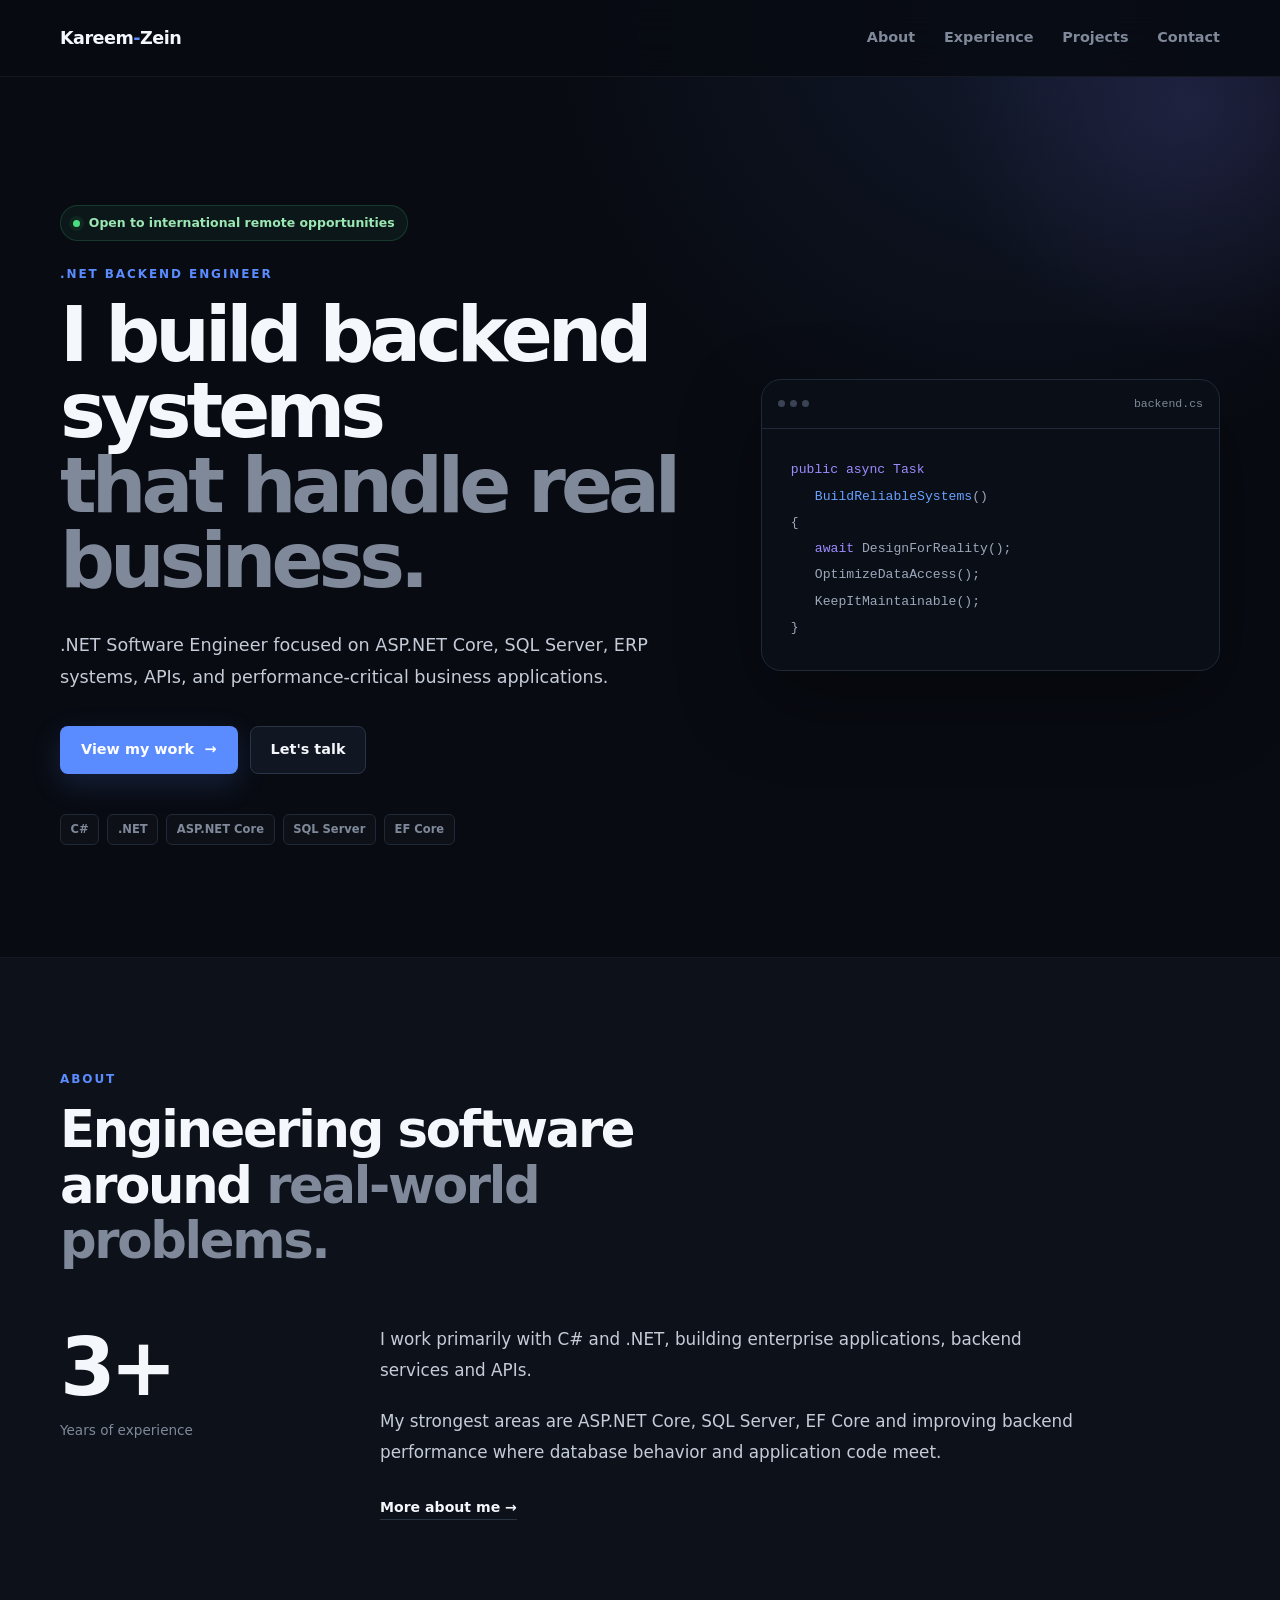
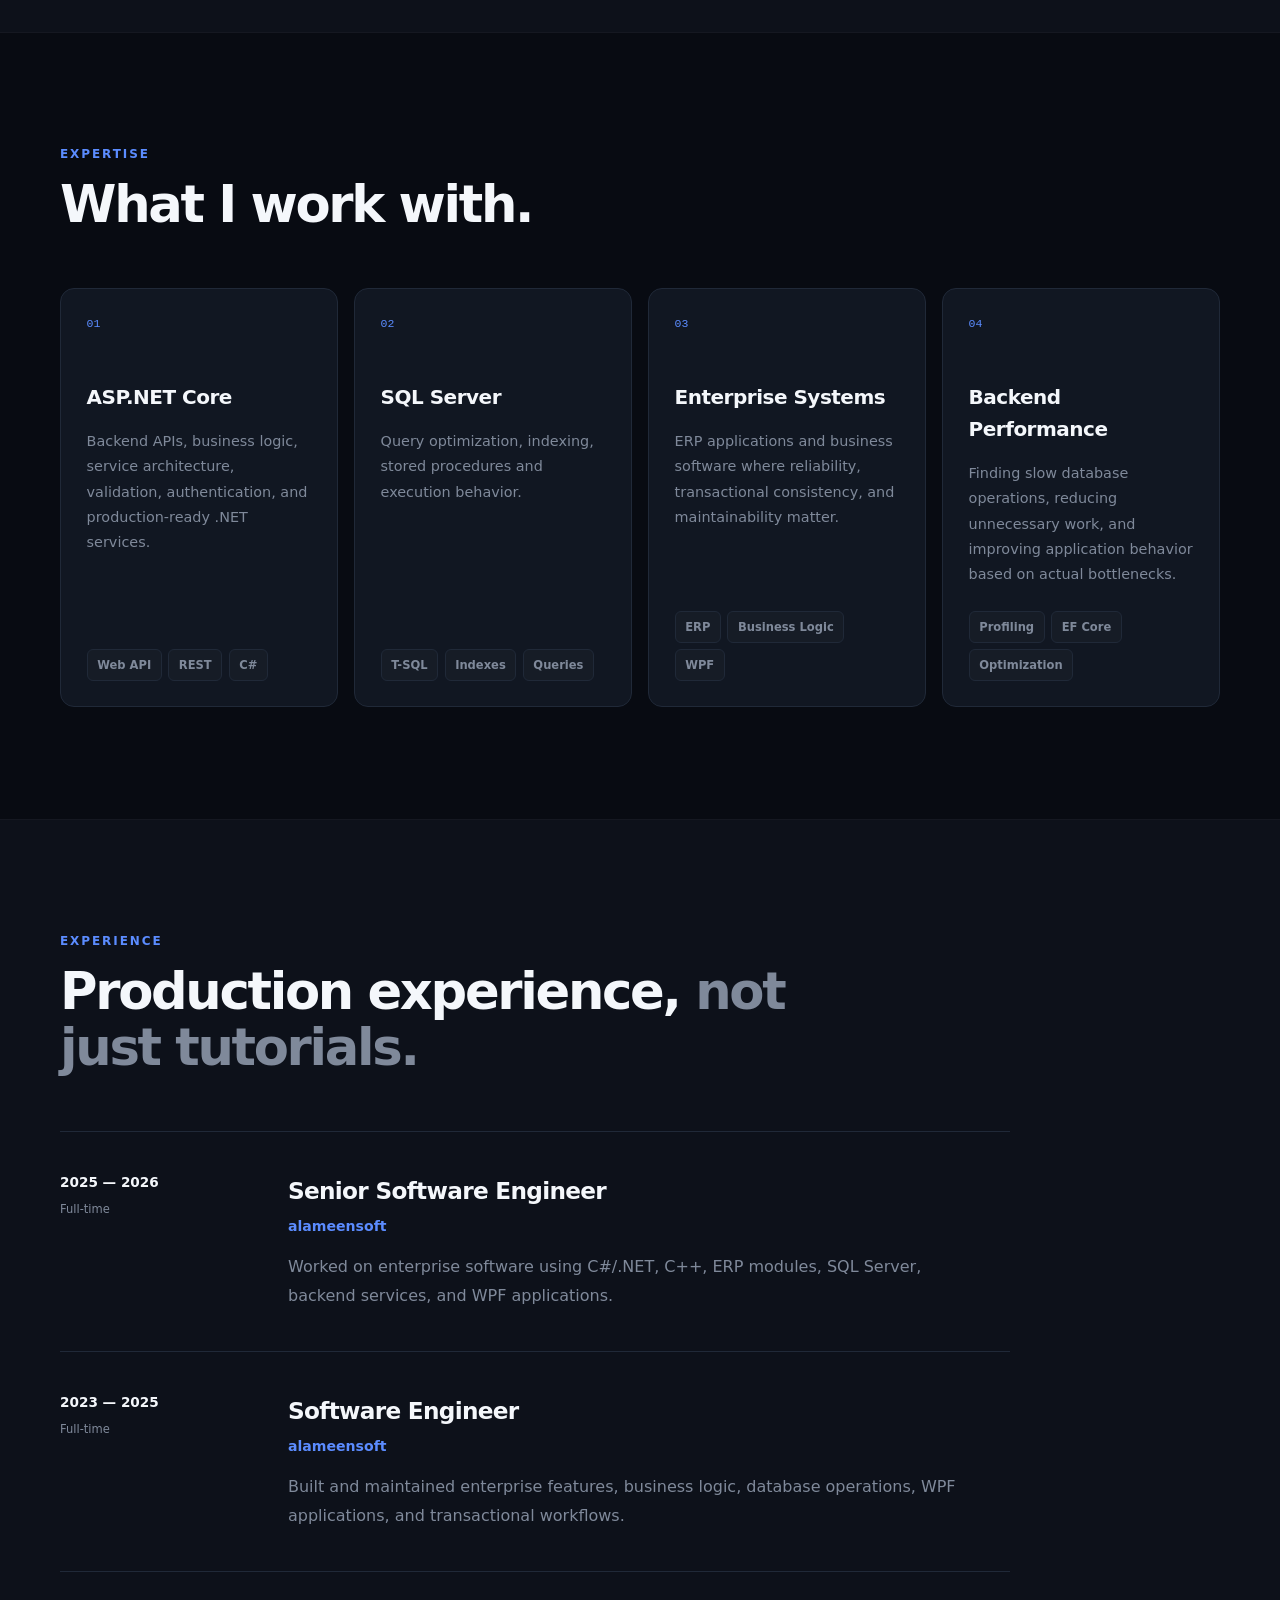
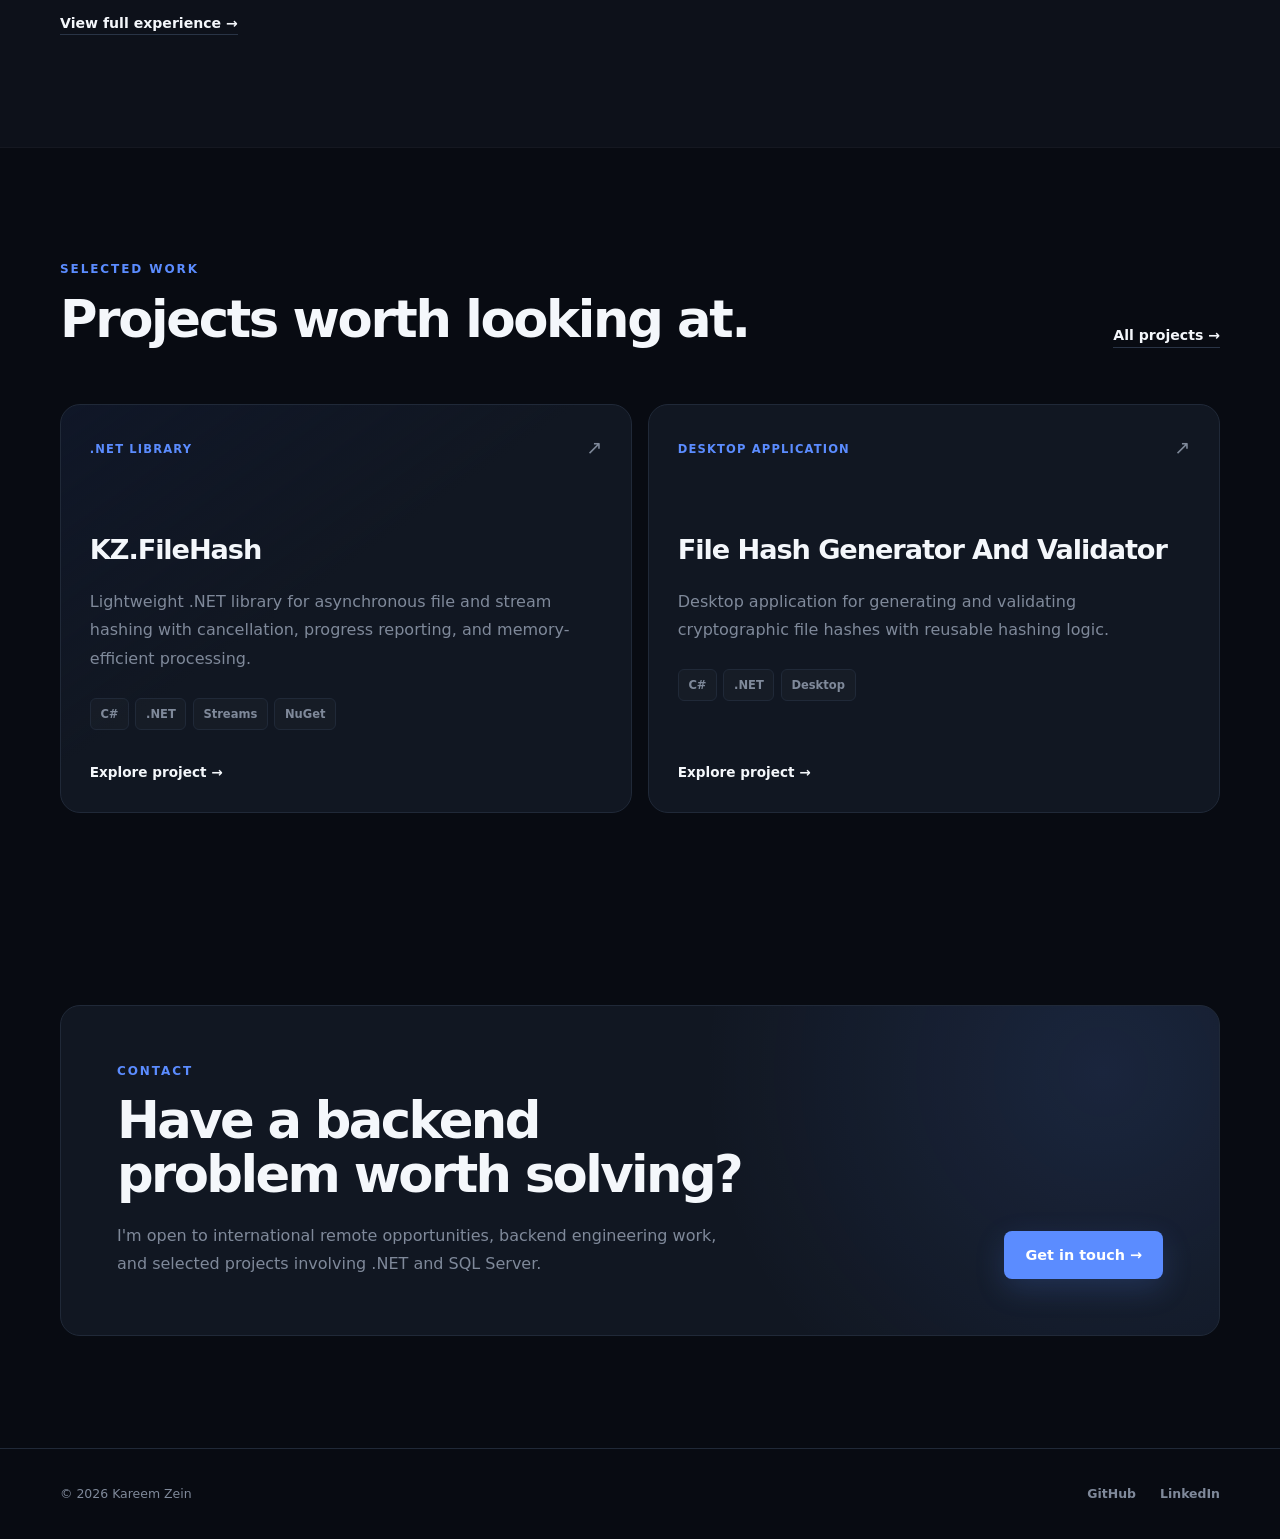
<file: index.html>
<!DOCTYPE html>
<html lang="en">
<head>
    <script async src="https://www.googletagmanager.com/gtag/js?id=G-C9CJQXSVK6"></script>
    <script>
        window.dataLayer = window.dataLayer || [];
        function gtag() { dataLayer.push(arguments); }
        gtag('js', new Date());

        gtag('config', 'G-C9CJQXSVK6');

        gtag('event', 'page_info', {
            page_url: window.location.href,
            page_path: window.location.pathname,
            page_title: document.title
        });
    </script>
    <meta charset="UTF-8">
    <meta name="viewport" content="width=device-width, initial-scale=1.0">
    <title>Kareem Zein | .NET Backend Engineer</title>
    <meta name="description"
        content=".NET Backend Engineer specializing in ASP.NET Core, C#, EF Core, SQL Server, ERP systems, and backend performance.">
    <meta name="robots" content="index, follow">
    <link rel="canonical" href="https://kareem-zein.com/">
    <meta property="og:type" content="website">
    <meta property="og:title" content="Kareem Zein | .NET Backend Engineer">
    <meta property="og:description"
        content=".NET Backend Engineer specializing in ASP.NET Core, C#, EF Core, SQL Server, ERP systems, and backend performance.">
    <meta property="og:url" content="https://kareem-zein.com/">
    <meta property="og:site_name" content="Kareem Zein">
    <meta name="twitter:card" content="summary_large_image">
    <meta name="twitter:title" content="Kareem Zein | .NET Backend Engineer">
    <meta name="twitter:description"
        content=".NET Backend Engineer specializing in ASP.NET Core, C#, EF Core, SQL Server, ERP systems, and backend performance.">
    <link rel="stylesheet" href="/css/style.css">
    <script type="application/ld+json">
        {
            "@context": "https://schema.org",
            "@graph": [
                {
                    "@type": "Person",
                    "@id": "https://kareem-zein.com/#person",
                    "name": "Kareem Zein",
                    "url": "https://kareem-zein.com/",
                    "jobTitle": ".NET Backend Engineer",
                    "sameAs": [
                        "https://github.com/Kareem-Zein",
                        "https://www.linkedin.com/in/kareem-zein-"
                    ]
                },
                {
                    "@type": "WebSite",
                    "@id": "https://kareem-zein.com/#website",
                    "url": "https://kareem-zein.com/",
                    "name": "Kareem Zein",
                    "description": ".NET Backend Engineer specializing in ASP.NET Core, C#, EF Core, SQL Server, ERP systems, and backend performance.",
                    "publisher": {
                        "@id": "https://kareem-zein.com/#person"
                    }
                }
            ]
        }
</script>
</head>

<body>

    <header class="site-header">
        <div class="container navbar">
            <a href="/" class="logo">
                Kareem<span>-</span>Zein
            </a>
            <button class="nav-toggle" 
                type="button" 
                aria-expanded="false" 
                aria-controls="site-navigation"
                aria-label="Open navigation">
                <span></span>
                <span></span>
                <span></span>
            </button>

            <nav id="site-navigation" class="nav-links" aria-label="Main navigation">
                <a href="/about/" aria-current="page">About</a>
                <a href="/experience/">Experience</a>
                <a href="/projects/">Projects</a>
                <a href="/contact/">Contact</a>
            </nav>

        </div>
    </header>
    <main>
        <section class="hero">
            <div class="container hero-layout">
                <div class="hero-content">
                    <div class="hero-status">
                        <span class="status-dot"></span>
                        Open to international remote opportunities
                    </div>

                    <p class="hero-eyebrow">
                        .NET Backend Engineer
                    </p>

                    <h1>
                        I build backend systems
                        <span>that handle real business.</span>
                    </h1>

                    <p class="hero-description">
                        .NET Software Engineer focused on ASP.NET Core, SQL Server,
                        ERP systems, APIs, and performance-critical business applications.
                    </p>

                    <div class="hero-actions">
                        <a href="/projects/" class="button button-primary">
                            View my work
                            <span>→</span>
                        </a>

                        <a href="/contact/" class="button button-secondary">
                            Let's talk
                        </a>
                    </div>

                    <div class="hero-stack">
                        <span>C#</span>
                        <span>.NET</span>
                        <span>ASP.NET Core</span>
                        <span>SQL Server</span>
                        <span>EF Core</span>
                    </div>

                </div>


                <div class="hero-terminal">

                    <div class="terminal-header">
                        <div class="terminal-dots">
                            <span></span>
                            <span></span>
                            <span></span>
                        </div>

                        <span>backend.cs</span>
                    </div>

                    <div class="terminal-body">

                        <div>
                            <span class="code-keyword">public</span>
                            <span class="code-keyword">async</span>
                            <span class="code-keyword">Task</span>
                        </div>

                        <div class="code-indent">
                            <span class="code-type">BuildReliableSystems</span>()
                        </div>

                        <div>
                            {
                        </div>

                        <div class="code-indent">
                            <span class="code-keyword">await</span>
                            DesignForReality();
                        </div>

                        <div class="code-indent">
                            OptimizeDataAccess();
                        </div>

                        <div class="code-indent">
                            KeepItMaintainable();
                        </div>

                        <div>
                            }
                        </div>

                    </div>

                </div>

            </div>
        </section>
        <section class="section section-surface">
            <div class="container">

                <div class="section-header">
                    <p class="section-eyebrow">About</p>

                    <h2>
                        Engineering software around
                        <span>real-world problems.</span>
                    </h2>
                </div>

                <div class="about-preview">

                    <div class="about-number">
                        <strong>3+</strong>
                        <span>Years of experience</span>
                    </div>

                    <div class="about-content">
                        <p>
                            I work primarily with C# and .NET, building enterprise
                            applications, backend services and APIs.
                        </p>

                        <p>
                            My strongest areas are ASP.NET Core, SQL Server, EF Core
                            and improving backend performance where
                            database behavior and application code meet.
                        </p>

                        <a href="/about/" class="text-link">
                            More about me →
                        </a>
                    </div>

                </div>

            </div>
        </section>

        <section class="section">
            <div class="container">

                <div class="section-header">
                    <p class="section-eyebrow">Expertise</p>

                    <h2>
                        What I work with.
                    </h2>
                </div>


                <div class="expertise-grid">

                    <article class="expertise-card">
                        <span class="expertise-number">01</span>

                        <h3>ASP.NET Core</h3>

                        <p>
                            Backend APIs, business logic, service architecture,
                            validation, authentication, and production-ready .NET services.
                        </p>

                        <div class="card-tags">
                            <span>Web API</span>
                            <span>REST</span>
                            <span>C#</span>
                        </div>
                    </article>


                    <article class="expertise-card">
                        <span class="expertise-number">02</span>

                        <h3>SQL Server</h3>

                        <p>
                            Query optimization, indexing, stored procedures and
                            execution behavior.
                        </p>

                        <div class="card-tags">
                            <span>T-SQL</span>
                            <span>Indexes</span>
                            <span>Queries</span>
                        </div>
                    </article>


                    <article class="expertise-card">
                        <span class="expertise-number">03</span>

                        <h3>Enterprise Systems</h3>

                        <p>
                            ERP applications and business software where reliability,
                            transactional consistency, and maintainability matter.
                        </p>

                        <div class="card-tags">
                            <span>ERP</span>
                            <span>Business Logic</span>
                            <span>WPF</span>
                        </div>
                    </article>


                    <article class="expertise-card">
                        <span class="expertise-number">04</span>

                        <h3>Backend Performance</h3>

                        <p>
                            Finding slow database operations, reducing unnecessary work,
                            and improving application behavior based on actual bottlenecks.
                        </p>

                        <div class="card-tags">
                            <span>Profiling</span>
                            <span>EF Core</span>
                            <span>Optimization</span>
                        </div>
                    </article>

                </div>

            </div>
        </section>

        <section class="section section-surface">
            <div class="container">

                <div class="section-header">
                    <p class="section-eyebrow">Experience</p>

                    <h2>
                        Production experience,
                        <span>not just tutorials.</span>
                    </h2>
                </div>


                <div class="experience-preview">

                    <article class="experience-item">

                        <div class="experience-meta">
                            <span class="experience-year">
                                2025 — 2026
                            </span>

                            <span class="experience-type">
                                Full-time
                            </span>
                        </div>

                        <div class="experience-main">

                            <h3>
                                Senior Software Engineer
                            </h3>

                            <p class="experience-company">
                                alameensoft
                            </p>

                            <p>
                                Worked on enterprise software using C#/.NET, C++,
                                ERP modules, SQL Server, backend services,
                                and WPF applications.
                            </p>

                        </div>

                    </article>


                    <article class="experience-item">

                        <div class="experience-meta">
                            <span class="experience-year">
                                2023 — 2025
                            </span>

                            <span class="experience-type">
                                Full-time
                            </span>
                        </div>

                        <div class="experience-main">

                            <h3>
                                Software Engineer
                            </h3>

                            <p class="experience-company">
                                alameensoft
                            </p>

                            <p>
                                Built and maintained enterprise features,
                                business logic, database operations, WPF applications,
                                and transactional workflows.
                            </p>

                        </div>

                    </article>

                </div>


                <a href="/experience/" class="text-link">
                    View full experience →
                </a>

            </div>
        </section>
        <section class="section">
            <div class="container">

                <div class="section-header section-header-row">

                    <div>
                        <p class="section-eyebrow">Selected Work</p>

                        <h2>
                            Projects worth looking at.
                        </h2>
                    </div>

                    <a href="/projects/" class="text-link">
                        All projects →
                    </a>

                </div>


                <div class="projects-grid">

                    <article class="project-card project-card-featured">

                        <div class="project-top">
                            <span class="project-type">
                                .NET Library
                            </span>

                            <span class="project-arrow">
                                ↗
                            </span>
                        </div>

                        <h3>
                            KZ.FileHash
                        </h3>

                        <p>
                            Lightweight .NET library for asynchronous file and
                            stream hashing with cancellation, progress reporting,
                            and memory-efficient processing.
                        </p>

                        <div class="card-tags">
                            <span>C#</span>
                            <span>.NET</span>
                            <span>Streams</span>
                            <span>NuGet</span>
                        </div>

                        <a href="/projects/kz-filehash/" class="project-link">
                            Explore project →
                        </a>

                    </article>


                    <article class="project-card">

                        <div class="project-top">
                            <span class="project-type">
                                Desktop Application
                            </span>

                            <span class="project-arrow">
                                ↗
                            </span>
                        </div>

                        <h3>
                            File Hash Generator And Validator
                        </h3>

                        <p>
                            Desktop application for generating and validating
                            cryptographic file hashes with reusable hashing logic.
                        </p>

                        <div class="card-tags">
                            <span>C#</span>
                            <span>.NET</span>
                            <span>Desktop</span>
                        </div>

                        <a href="/projects/file-hash-generator/" class="project-link">
                            Explore project →
                        </a>

                    </article>

                </div>

            </div>
        </section>
        <section class="section section-cta">
            <div class="container">

                <div class="cta-box">

                    <div>
                        <p class="section-eyebrow">
                            Contact
                        </p>

                        <h2>
                            Have a backend problem
                            worth solving?
                        </h2>

                        <p>
                            I'm open to international remote opportunities,
                            backend engineering work, and selected projects
                            involving .NET and SQL Server.
                        </p>
                    </div>

                    <a href="/contact/" class="button button-primary">
                        Get in touch →
                    </a>

                </div>

            </div>
        </section>

    </main>


    <footer class="site-footer">
        <div class="container footer-content">
            <p>
                © 2026 Kareem Zein
            </p>
            <div class="footer-links">
                <a href="https://github.com/Kareem-Zein" target="_blank" rel="noopener noreferrer">
                    GitHub
                </a>
                <a href="https://www.linkedin.com/in/kareem-zein-" target="_blank" rel="noopener noreferrer">
                    LinkedIn
                </a>
            </div>
        </div>
    </footer>


    <script src="/js/script.js"></script>

</body>

</html>
</file>
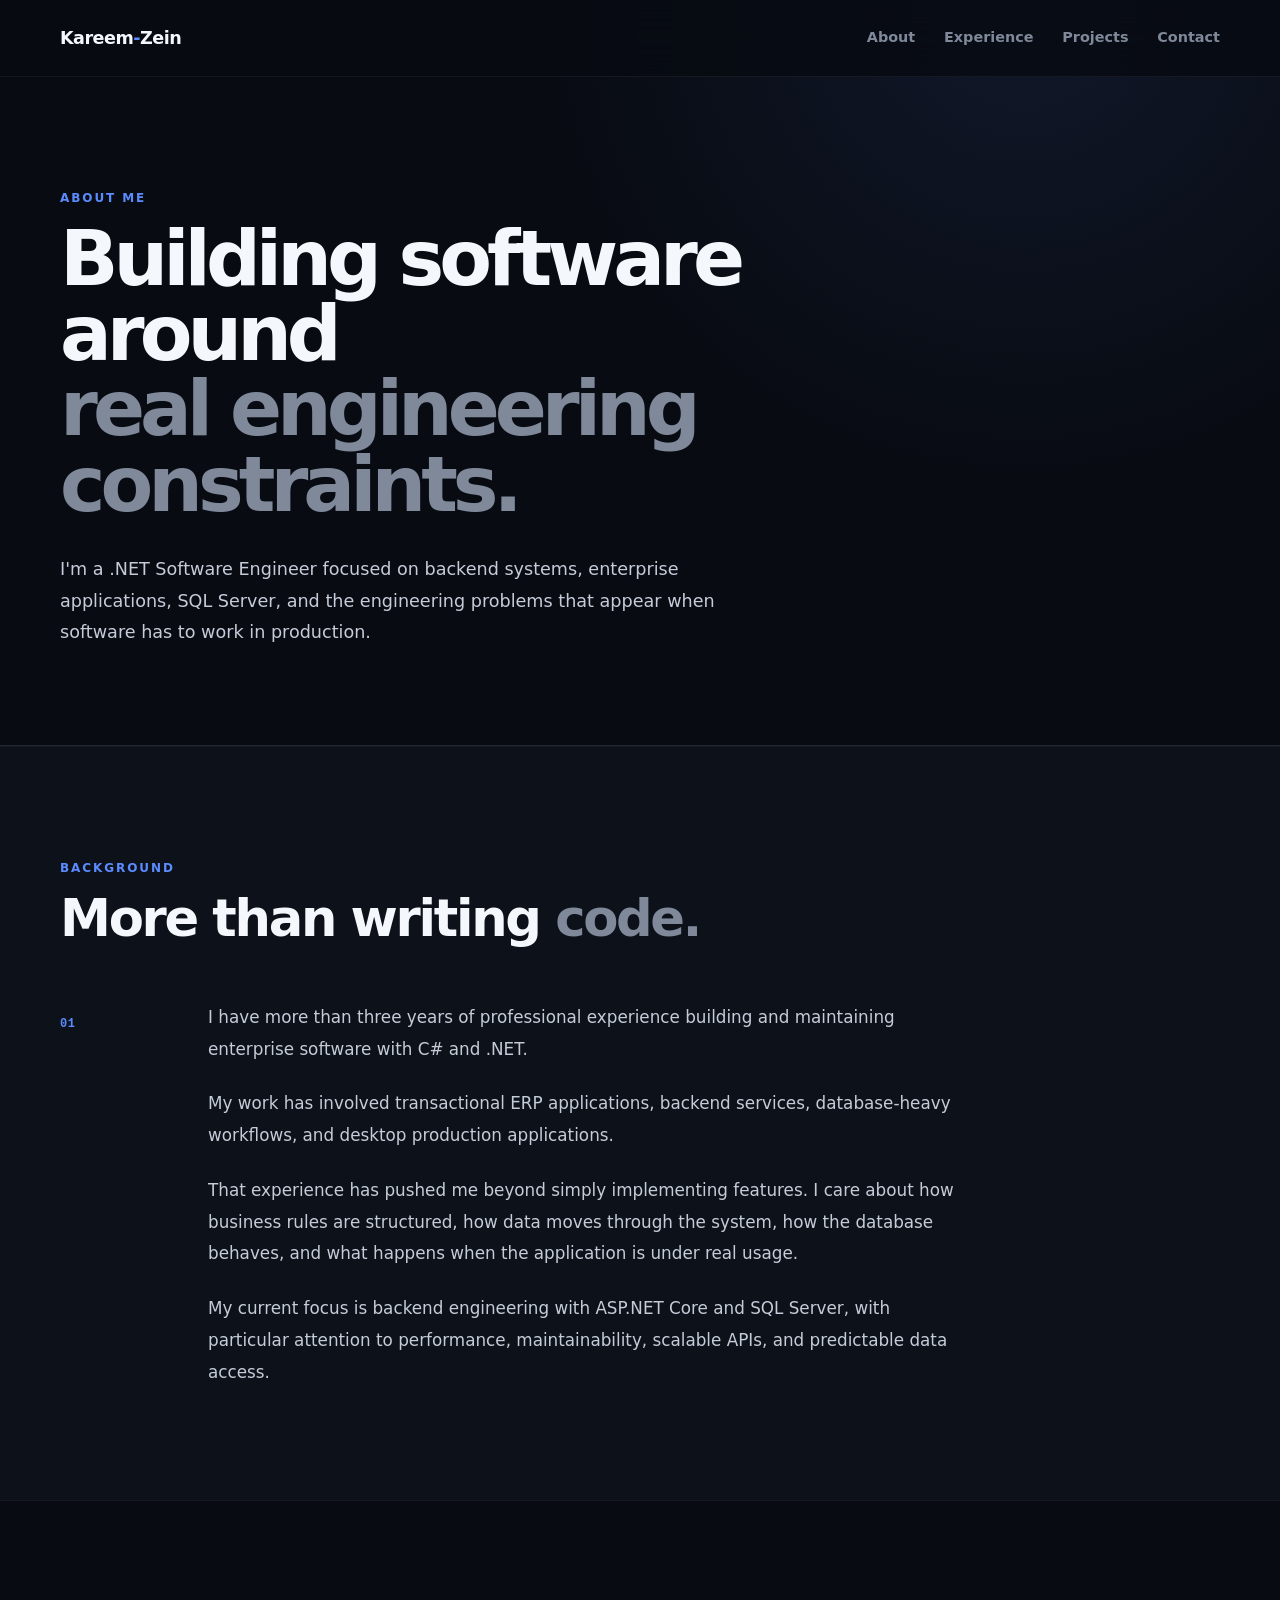
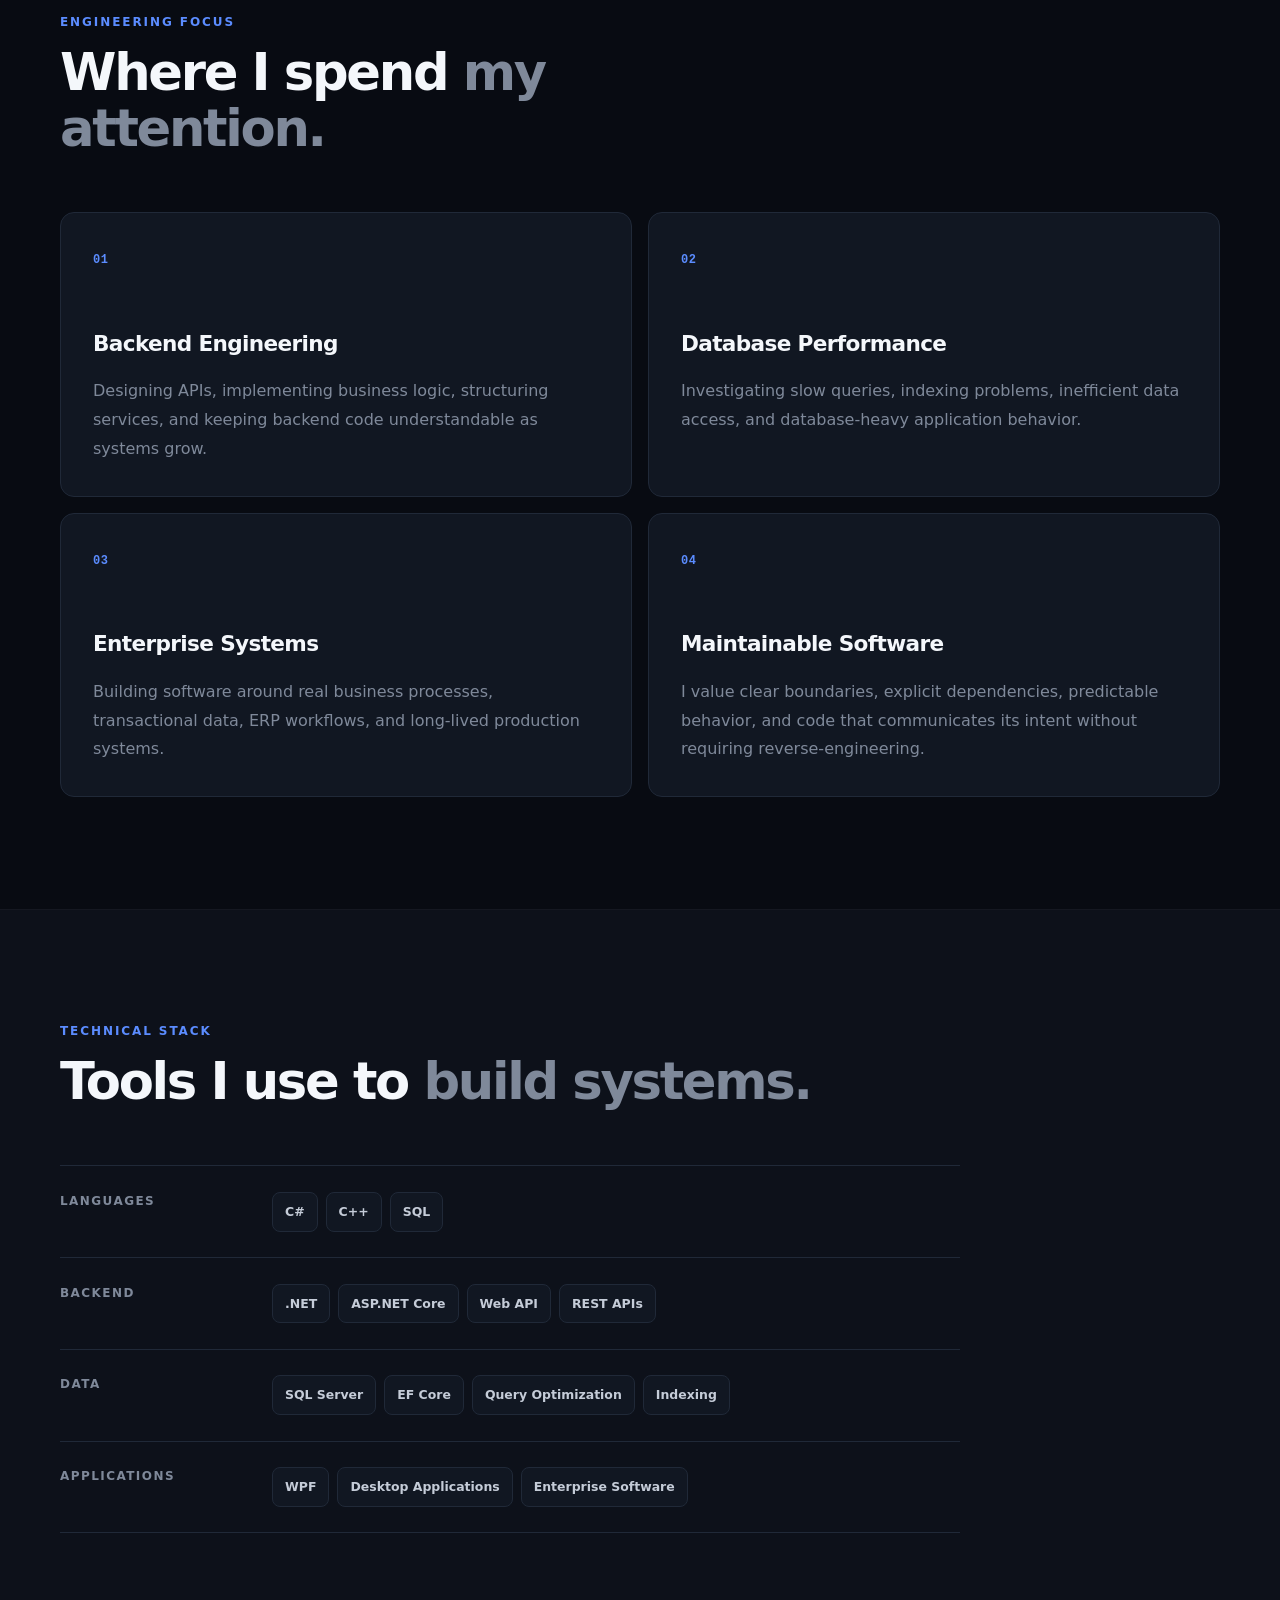
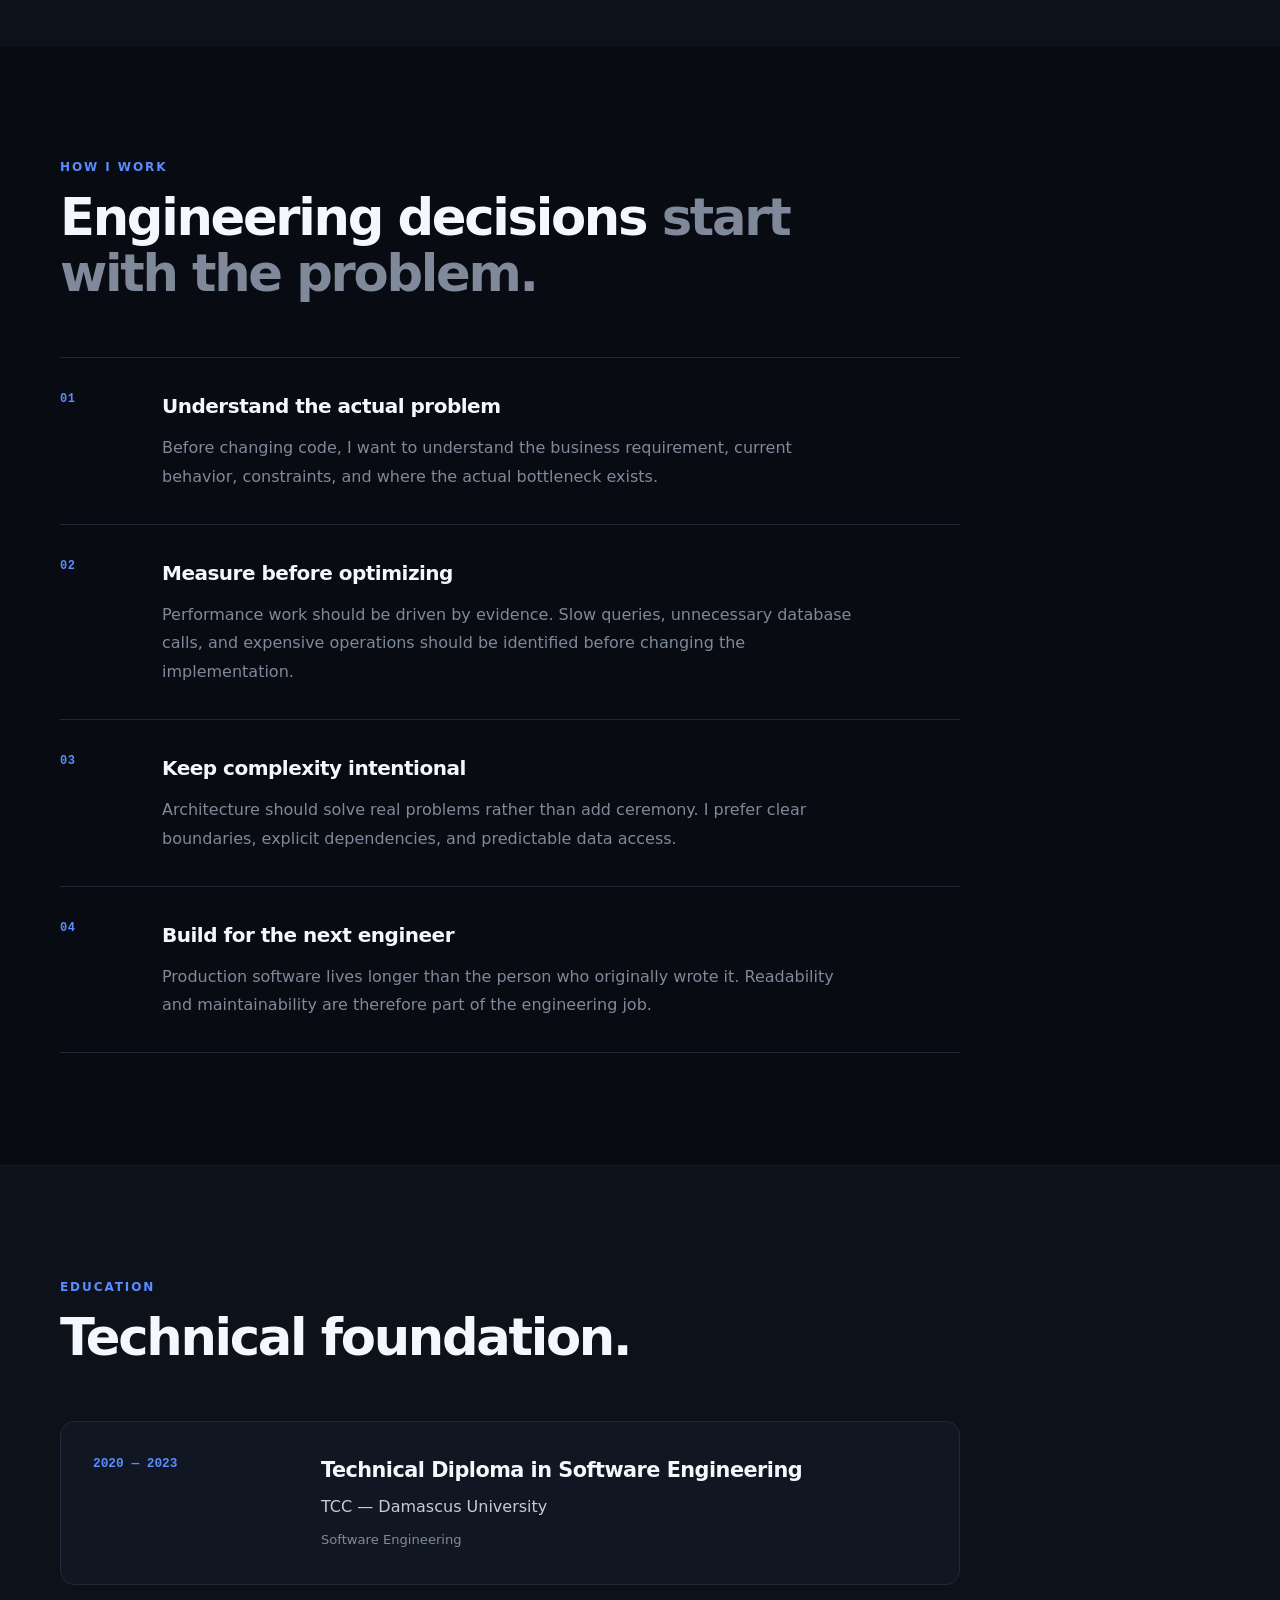
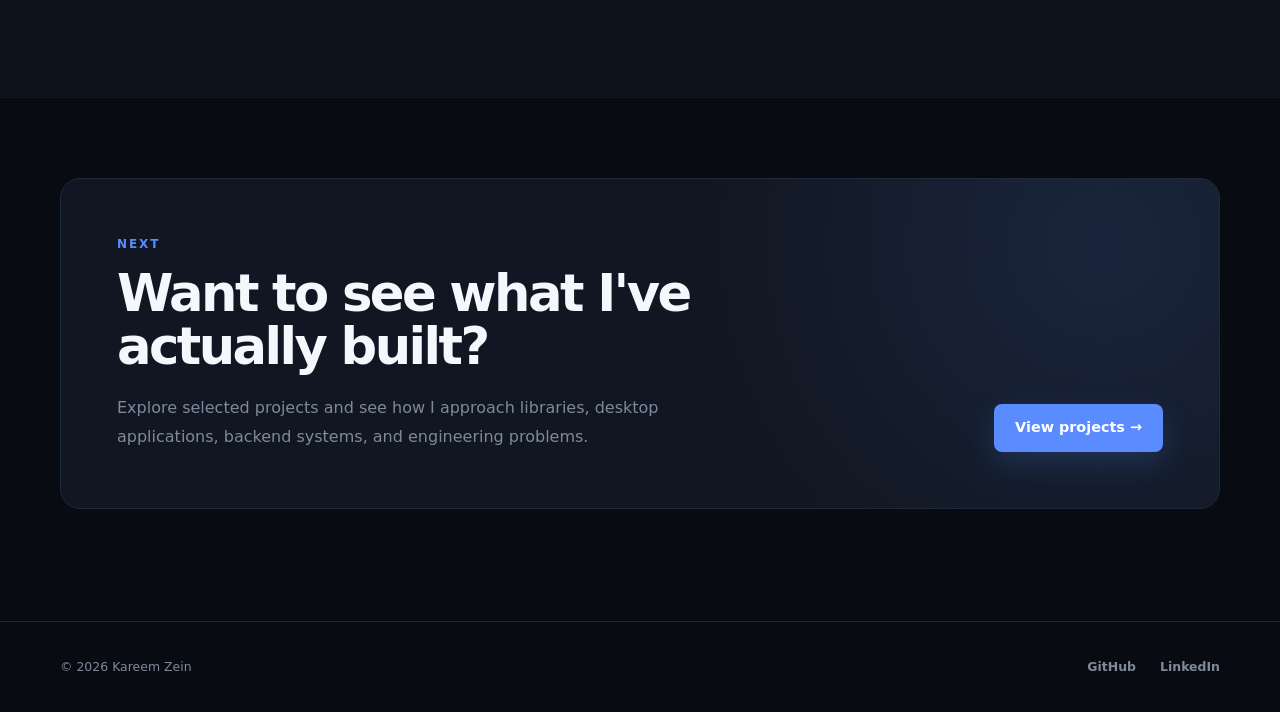
<file: about/index.html>
<!DOCTYPE html>
<html lang="en">

<head>
    <script async src="https://www.googletagmanager.com/gtag/js?id=G-C9CJQXSVK6"></script>
    <script>
        window.dataLayer = window.dataLayer || [];
        function gtag(){dataLayer.push(arguments);}
        gtag('js', new Date());

        gtag('config', 'G-C9CJQXSVK6');

        gtag('event', 'page_info', {
            page_url: window.location.href,
            page_path: window.location.pathname,
            page_title: document.title
        });
    </script>
    <meta charset="UTF-8">

    <meta name="viewport" content="width=device-width, initial-scale=1.0">

    <title>About Kareem Zein | .NET Backend Engineer</title>

    <meta name="description"
        content="Learn about Kareem Zein, a .NET Backend Engineer focused on ASP.NET Core, C#, SQL Server, ERP systems, backend performance, and maintainable enterprise software.">

    <meta name="robots" content="index, follow">

    <link rel="canonical" href="https://kareem-zein.com/about/">

    <!-- Open Graph -->
    <meta property="og:type" content="website">

    <meta property="og:title" content="About Kareem Zein | .NET Backend Engineer">

    <meta property="og:description"
        content="Learn about Kareem Zein, a .NET Backend Engineer focused on ASP.NET Core, C#, SQL Server, ERP systems, backend performance, and maintainable enterprise software.">

    <meta property="og:url" content="https://kareem-zein.com/about/">

    <meta property="og:site_name" content="Kareem Zein">

    <!-- Twitter -->
    <meta name="twitter:card" content="summary">

    <meta name="twitter:title" content="About Kareem Zein | .NET Backend Engineer">

    <meta name="twitter:description"
        content="Learn about Kareem Zein, a .NET Backend Engineer focused on ASP.NET Core, C#, SQL Server, ERP systems, backend performance, and maintainable enterprise software.">

    <link rel="stylesheet" href="/css/style.css">
</head>

<body>

    <header class="site-header">
        <div class="container navbar">

            <a href="/" class="logo">
                Kareem<span>-</span>Zein
            </a>

            <button class="nav-toggle" type="button" aria-expanded="false" aria-controls="site-navigation"
                aria-label="Open navigation">
                <span></span>
                <span></span>
                <span></span>
            </button>

            <nav id="site-navigation" class="nav-links" aria-label="Main navigation">
                <a href="/about/" aria-current="page">About</a>
                <a href="/experience/">Experience</a>
                <a href="/projects/">Projects</a>
                <a href="/contact/">Contact</a>
            </nav>

        </div>
    </header>


    <main>

        <!-- PAGE HERO -->
        <section class="page-hero">
            <div class="container">

                <p class="hero-eyebrow">
                    About Me
                </p>

                <h1>
                    Building software around
                    <span>real engineering constraints.</span>
                </h1>

                <p class="page-hero-description">
                    I'm a .NET Software Engineer focused on backend systems,
                    enterprise applications, SQL Server, and the engineering
                    problems that appear when software has to work in production.
                </p>

            </div>
        </section>


        <!-- BACKGROUND -->
        <section class="section section-surface">
            <div class="container">

                <div class="section-header">
                    <p class="section-eyebrow">
                        Background
                    </p>

                    <h2>
                        More than writing
                        <span>code.</span>
                    </h2>
                </div>


                <div class="about-story">

                    <div class="about-story-marker">
                        <span>01</span>
                    </div>

                    <div class="about-content">

                        <p>
                            I have more than three years of professional experience
                            building and maintaining enterprise software with C# and .NET.
                        </p>

                        <p>
                            My work has involved transactional ERP applications,
                            backend services, database-heavy workflows, and desktop
                            production applications.
                        </p>

                        <p>
                            That experience has pushed me beyond simply implementing
                            features. I care about how business rules are structured,
                            how data moves through the system, how the database behaves,
                            and what happens when the application is under real usage.
                        </p>

                        <p>
                            My current focus is backend engineering with ASP.NET Core
                            and SQL Server, with particular attention to performance,
                            maintainability, scalable APIs, and predictable data access.
                        </p>

                    </div>

                </div>

            </div>
        </section>


        <!-- ENGINEERING FOCUS -->
        <section class="section">
            <div class="container">

                <div class="section-header">
                    <p class="section-eyebrow">
                        Engineering Focus
                    </p>

                    <h2>
                        Where I spend
                        <span>my attention.</span>
                    </h2>
                </div>


                <div class="focus-grid">

                    <article class="focus-card">

                        <span class="focus-number">
                            01
                        </span>

                        <h3>
                            Backend Engineering
                        </h3>

                        <p>
                            Designing APIs, implementing business logic,
                            structuring services, and keeping backend code
                            understandable as systems grow.
                        </p>

                    </article>


                    <article class="focus-card">

                        <span class="focus-number">
                            02
                        </span>

                        <h3>
                            Database Performance
                        </h3>

                        <p>
                            Investigating slow queries, indexing problems,
                            inefficient data access, and database-heavy
                            application behavior.
                        </p>

                    </article>


                    <article class="focus-card">

                        <span class="focus-number">
                            03
                        </span>

                        <h3>
                            Enterprise Systems
                        </h3>

                        <p>
                            Building software around real business processes,
                            transactional data, ERP workflows, and long-lived
                            production systems.
                        </p>

                    </article>


                    <article class="focus-card">

                        <span class="focus-number">
                            04
                        </span>

                        <h3>
                            Maintainable Software
                        </h3>

                        <p>
                            I value clear boundaries, explicit dependencies, predictable behavior, and code that
                            communicates its intent without requiring reverse-engineering.
                        </p>

                    </article>

                </div>

            </div>
        </section>


        <!-- STACK -->
        <section class="section section-surface">
            <div class="container">

                <div class="section-header">
                    <p class="section-eyebrow">
                        Technical Stack
                    </p>

                    <h2>
                        Tools I use to
                        <span>build systems.</span>
                    </h2>
                </div>


                <div class="stack-layout">

                    <div class="stack-group">

                        <span class="stack-label">
                            Languages
                        </span>

                        <div class="stack-items">
                            <span>C#</span>
                            <span>C++</span>
                            <span>SQL</span>
                        </div>

                    </div>


                    <div class="stack-group">

                        <span class="stack-label">
                            Backend
                        </span>

                        <div class="stack-items">
                            <span>.NET</span>
                            <span>ASP.NET Core</span>
                            <span>Web API</span>
                            <span>REST APIs</span>
                        </div>

                    </div>


                    <div class="stack-group">

                        <span class="stack-label">
                            Data
                        </span>

                        <div class="stack-items">
                            <span>SQL Server</span>
                            <span>EF Core</span>
                            <span>Query Optimization</span>
                            <span>Indexing</span>
                        </div>

                    </div>


                    <div class="stack-group">

                        <span class="stack-label">
                            Applications
                        </span>

                        <div class="stack-items">
                            <span>WPF</span>
                            <span>Desktop Applications</span>
                            <span>Enterprise Software</span>
                        </div>

                    </div>

                </div>

            </div>
        </section>


        <!-- APPROACH -->
        <section class="section">
            <div class="container">

                <div class="section-header">
                    <p class="section-eyebrow">
                        How I Work
                    </p>

                    <h2>
                        Engineering decisions
                        <span>start with the problem.</span>
                    </h2>
                </div>


                <div class="approach-list">

                    <article class="approach-item">

                        <span class="approach-number">
                            01
                        </span>

                        <div>
                            <h3>
                                Understand the actual problem
                            </h3>

                            <p>
                                Before changing code, I want to understand the
                                business requirement, current behavior, constraints,
                                and where the actual bottleneck exists.
                            </p>
                        </div>

                    </article>


                    <article class="approach-item">

                        <span class="approach-number">
                            02
                        </span>

                        <div>
                            <h3>
                                Measure before optimizing
                            </h3>

                            <p>
                                Performance work should be driven by evidence.
                                Slow queries, unnecessary database calls, and
                                expensive operations should be identified before
                                changing the implementation.
                            </p>
                        </div>

                    </article>


                    <article class="approach-item">

                        <span class="approach-number">
                            03
                        </span>

                        <div>
                            <h3>
                                Keep complexity intentional
                            </h3>

                            <p>
                                Architecture should solve real problems rather than
                                add ceremony. I prefer clear boundaries, explicit
                                dependencies, and predictable data access.
                            </p>
                        </div>

                    </article>


                    <article class="approach-item">

                        <span class="approach-number">
                            04
                        </span>

                        <div>
                            <h3>
                                Build for the next engineer
                            </h3>

                            <p>
                                Production software lives longer than the person
                                who originally wrote it. Readability and maintainability
                                are therefore part of the engineering job.
                            </p>
                        </div>

                    </article>

                </div>

            </div>
        </section>


        <!-- EDUCATION -->
        <section class="section section-surface">
            <div class="container">

                <div class="section-header">
                    <p class="section-eyebrow">
                        Education
                    </p>

                    <h2>
                        Technical foundation.
                    </h2>
                </div>


                <div class="education-card">

                    <div class="education-year">
                        2020 — 2023
                    </div>

                    <div>
                        <h3>
                            Technical Diploma in Software Engineering
                        </h3>

                        <p>
                            TCC — Damascus University
                        </p>

                        <span>
                            Software Engineering
                        </span>
                    </div>

                </div>

            </div>
        </section>


        <!-- CTA -->
        <section class="section section-cta">
            <div class="container">

                <div class="cta-box">

                    <div>

                        <p class="section-eyebrow">
                            Next
                        </p>

                        <h2>
                            Want to see what
                            I've actually built?
                        </h2>

                        <p>
                            Explore selected projects and see how I approach
                            libraries, desktop applications, backend systems,
                            and engineering problems.
                        </p>

                    </div>

                    <a href="/projects/" class="button button-primary">
                        View projects →
                    </a>

                </div>

            </div>
        </section>

    </main>


    <footer class="site-footer">
        <div class="container footer-content">
            <p>
                © 2026 Kareem Zein
            </p>
            <div class="footer-links">
                <a href="https://github.com/Kareem-Zein" target="_blank" rel="noopener noreferrer">
                    GitHub
                </a>
                <a href="https://www.linkedin.com/in/kareem-zein-" target="_blank" rel="noopener noreferrer">
                    LinkedIn
                </a>
            </div>
        </div>
    </footer>


    <script src="/js/script.js"></script>

</body>

</html>
</file>
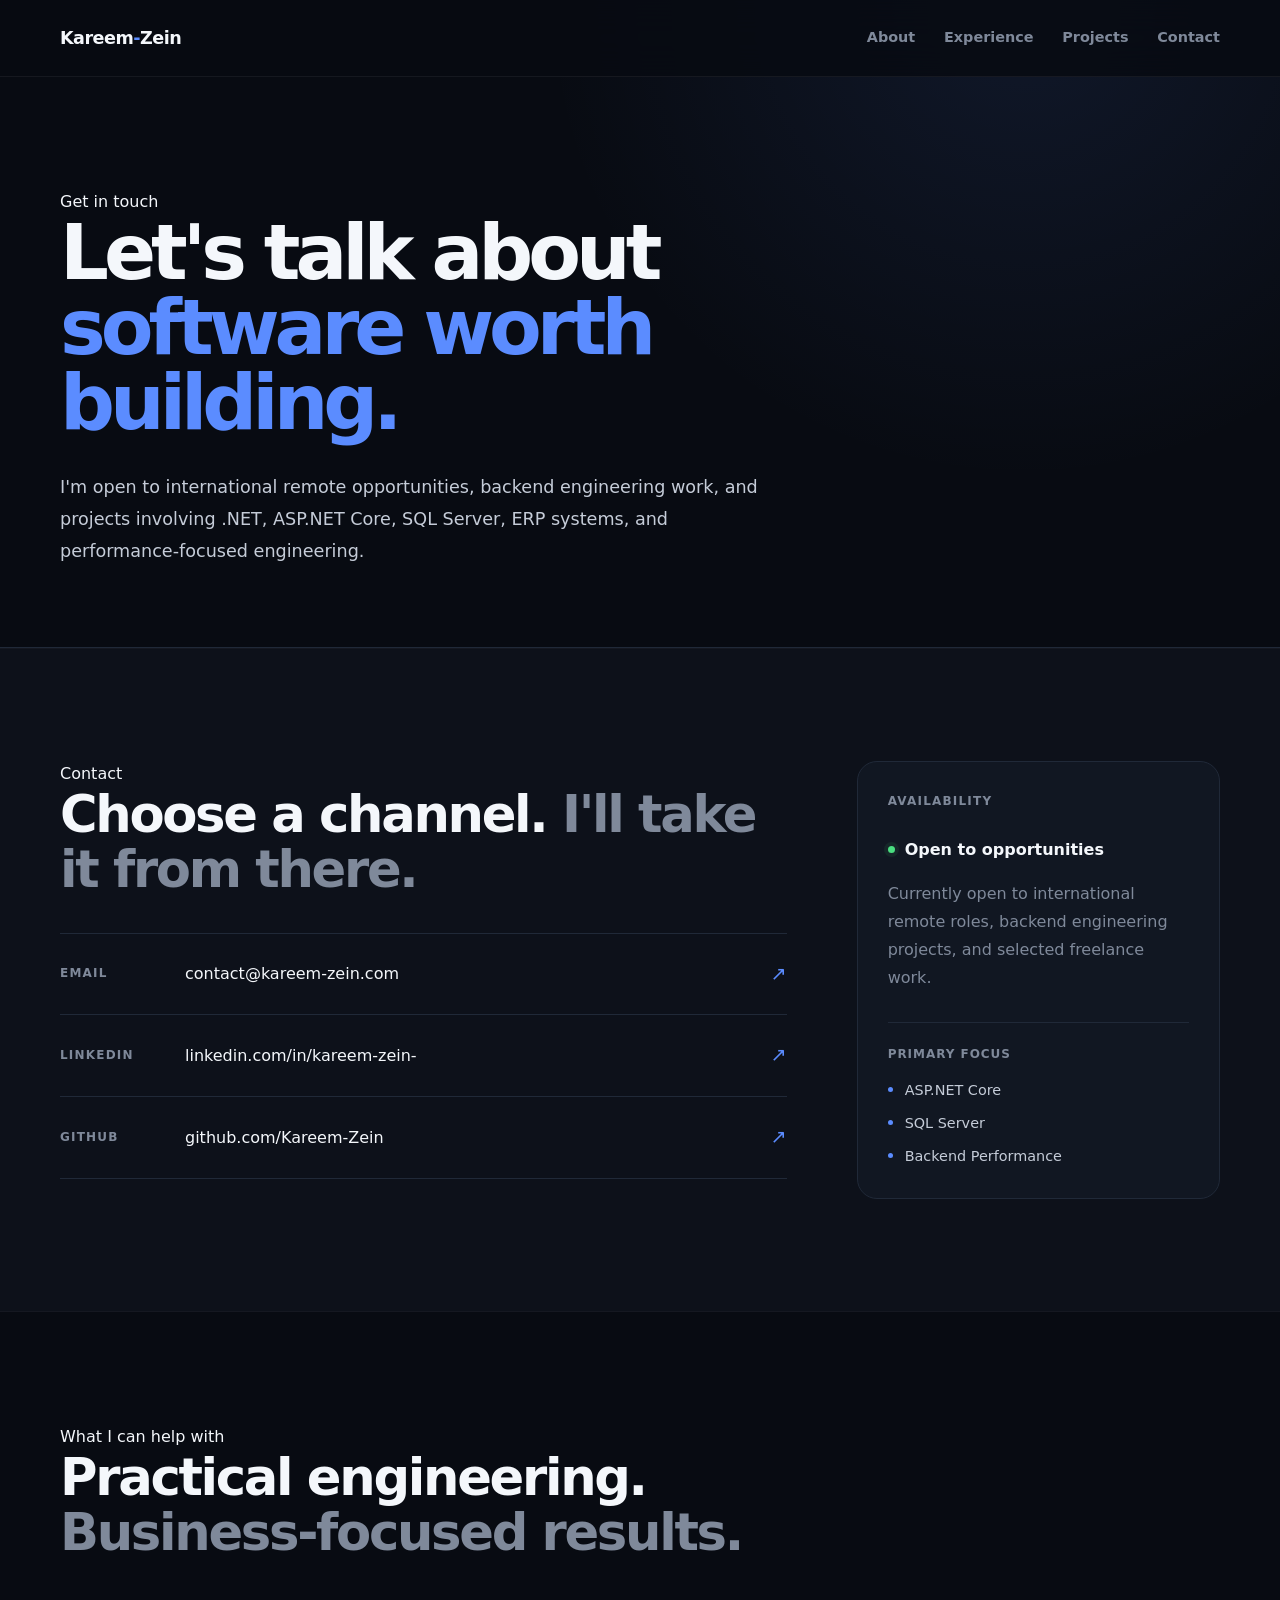
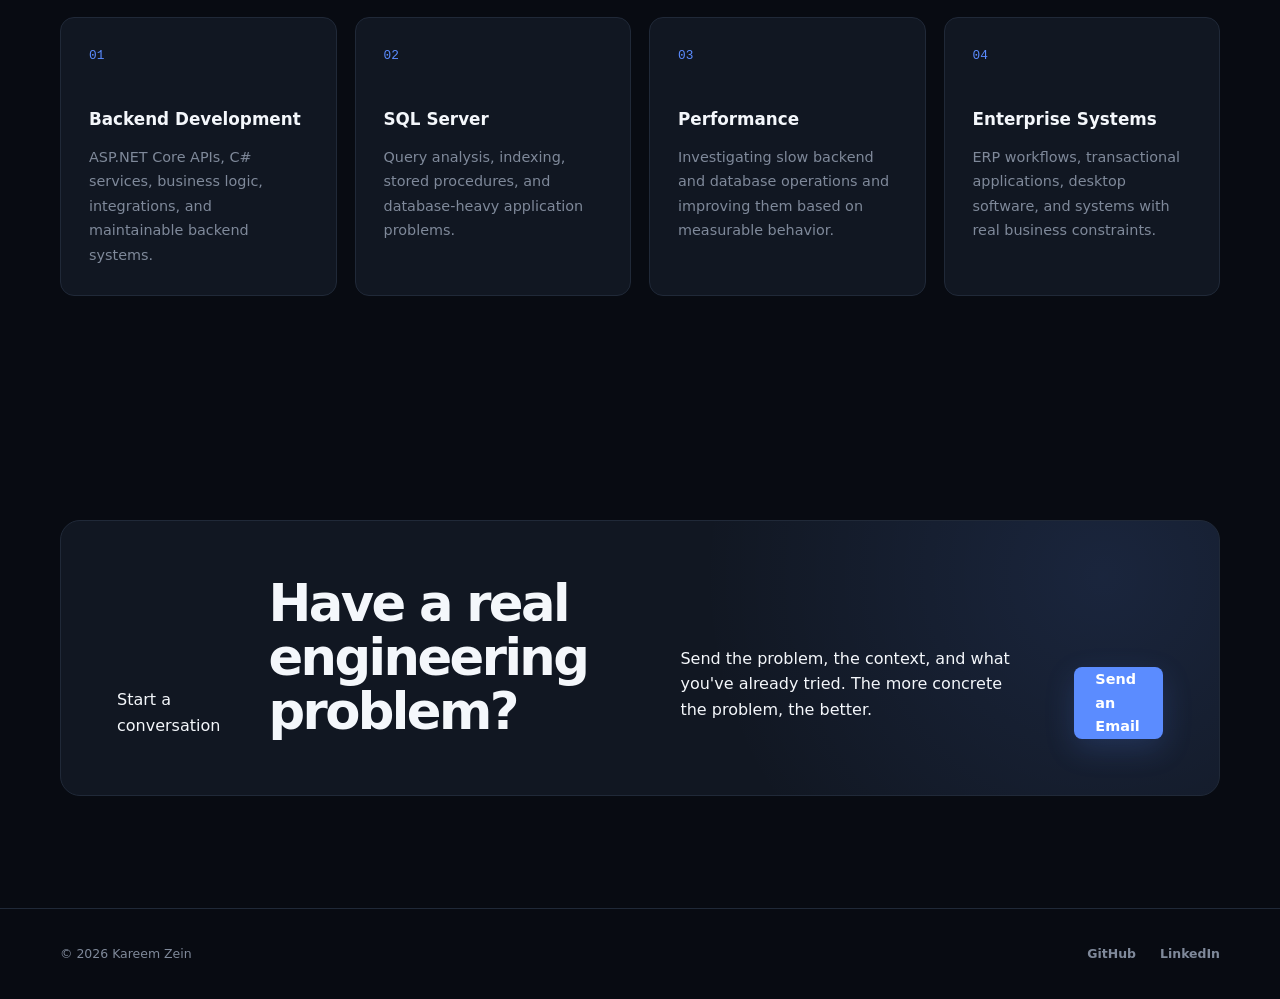
<file: contact/index.html>
<!DOCTYPE html>
<html lang="en">

<head>
    <script async src="https://www.googletagmanager.com/gtag/js?id=G-C9CJQXSVK6"></script>
    <script>
        window.dataLayer = window.dataLayer || [];
        function gtag(){dataLayer.push(arguments);}
        gtag('js', new Date());

        gtag('config', 'G-C9CJQXSVK6');

        gtag('event', 'page_info', {
            page_url: window.location.href,
            page_path: window.location.pathname,
            page_title: document.title
        });
    </script>
    <meta charset="UTF-8">

    <meta name="viewport" content="width=device-width, initial-scale=1.0">

    <title>Contact Kareem Zein | .NET Backend Engineer</title>

    <meta name="description"
        content="Contact Kareem Zein, a .NET Backend Engineer available for international remote opportunities and backend engineering work with C#, ASP.NET Core, SQL Server, and enterprise systems.">

    <meta name="robots" content="index, follow">

    <link rel="canonical" href="https://kareem-zein.com/contact/">

    <!-- Open Graph -->
    <meta property="og:type" content="website">

    <meta property="og:title" content="Contact Kareem Zein | .NET Backend Engineer">

    <meta property="og:description"
        content="Contact Kareem Zein, a .NET Backend Engineer available for international remote opportunities and backend engineering work with C#, ASP.NET Core, SQL Server, and enterprise systems.">

    <meta property="og:url" content="https://kareem-zein.com/contact/">

    <meta property="og:site_name" content="Kareem Zein">

    <!-- Twitter -->
    <meta name="twitter:card" content="summary">

    <meta name="twitter:title" content="Contact Kareem Zein | .NET Backend Engineer">

    <meta name="twitter:description"
        content="Contact Kareem Zein, a .NET Backend Engineer available for international remote opportunities and backend engineering work with C#, ASP.NET Core, SQL Server, and enterprise systems.">

    <link rel="stylesheet" href="/css/style.css">
</head>

<body>

    <header class="site-header">
        <div class="container navbar">

            <a href="/" class="logo">
                Kareem<span>-</span>Zein
            </a>

            <button class="nav-toggle" type="button" aria-expanded="false" aria-controls="site-navigation"
                aria-label="Open navigation">
                <span></span>
                <span></span>
                <span></span>
            </button>

            <nav id="site-navigation" class="nav-links" aria-label="Main navigation">
                <a href="/about/" aria-current="page">About</a>
                <a href="/experience/">Experience</a>
                <a href="/projects/">Projects</a>
                <a href="/contact/">Contact</a>
            </nav>

        </div>
    </header>


    <main>

        <!-- Hero -->
        <section class="page-hero contact-hero">

            <div class="container">

                <span class="section-label">
                    Get in touch
                </span>

                <h1>
                    Let's talk about
                    <span>software worth building.</span>
                </h1>

                <p class="page-hero-description">
                    I'm open to international remote opportunities, backend
                    engineering work, and projects involving .NET, ASP.NET Core,
                    SQL Server, ERP systems, and performance-focused engineering.
                </p>

            </div>

        </section>


        <!-- Contact -->
        <section class="section section-surface">

            <div class="container">

                <div class="contact-layout">

                    <div class="contact-main">

                        <div class="section-header">
                            <span class="section-label">
                                Contact
                            </span>

                            <h2>
                                Choose a channel.
                                <span>I'll take it from there.</span>
                            </h2>
                        </div>


                        <div class="contact-links">

                            <a href="mailto:contact@kareem-zein.com" class="contact-link">
                                <span class="contact-link-label">
                                    Email
                                </span>

                                <span class="contact-link-value">
                                    contact@kareem-zein.com
                                </span>

                                <span class="contact-link-arrow">
                                    ↗
                                </span>
                            </a>


                            <a href="https://www.linkedin.com/in/kareem-zein-" class="contact-link" target="_blank"
                                rel="noopener noreferrer">
                                <span class="contact-link-label">
                                    LinkedIn
                                </span>

                                <span class="contact-link-value">
                                    linkedin.com/in/kareem-zein-
                                </span>

                                <span class="contact-link-arrow">
                                    ↗
                                </span>
                            </a>


                            <a href="https://github.com/Kareem-Zein" class="contact-link" target="_blank"
                                rel="noopener noreferrer">
                                <span class="contact-link-label">
                                    GitHub
                                </span>

                                <span class="contact-link-value">
                                    github.com/Kareem-Zein
                                </span>

                                <span class="contact-link-arrow">
                                    ↗
                                </span>
                            </a>

                        </div>

                    </div>


                    <aside class="contact-availability">

                        <span class="contact-availability-marker">
                            Availability
                        </span>

                        <div class="availability-status">
                            <span class="status-dot"></span>

                            <strong>
                                Open to opportunities
                            </strong>
                        </div>

                        <p>
                            Currently open to international remote roles,
                            backend engineering projects, and selected freelance
                            work.
                        </p>

                        <div class="availability-focus">

                            <span>Primary focus</span>

                            <ul>
                                <li>ASP.NET Core</li>
                                <li>SQL Server</li>
                                <li>Backend Performance</li>
                            </ul>

                        </div>

                    </aside>

                </div>

            </div>

        </section>


        <!-- What I Can Help With -->
        <section class="section">

            <div class="container">

                <div class="section-header">

                    <span class="section-label">
                        What I can help with
                    </span>

                    <h2>
                        Practical engineering.
                        <span>Business-focused results.</span>
                    </h2>

                </div>


                <div class="contact-focus-grid">

                    <article class="contact-focus-card">

                        <span>01</span>

                        <h3>
                            Backend Development
                        </h3>

                        <p>
                            ASP.NET Core APIs, C# services, business logic,
                            integrations, and maintainable backend systems.
                        </p>

                    </article>


                    <article class="contact-focus-card">

                        <span>02</span>

                        <h3>
                            SQL Server
                        </h3>

                        <p>
                            Query analysis, indexing, stored procedures, and
                            database-heavy application problems.
                        </p>

                    </article>


                    <article class="contact-focus-card">

                        <span>03</span>

                        <h3>
                            Performance
                        </h3>

                        <p>
                            Investigating slow backend and database operations
                            and improving them based on measurable behavior.
                        </p>

                    </article>


                    <article class="contact-focus-card">

                        <span>04</span>

                        <h3>
                            Enterprise Systems
                        </h3>

                        <p>
                            ERP workflows, transactional applications, desktop
                            software, and systems with real business constraints.
                        </p>

                    </article>

                </div>

            </div>

        </section>


        <!-- CTA -->
        <section class="section">

            <div class="container">

                <div class="cta-box">

                    <span class="section-label">
                        Start a conversation
                    </span>

                    <h2>
                        Have a real engineering
                        <span>problem?</span>
                    </h2>

                    <p>
                        Send the problem, the context, and what you've already
                        tried. The more concrete the problem, the better.
                    </p>

                    <a href="mailto:contact@kareem-zein.com" class="button button-primary">
                        Send an Email
                    </a>

                </div>

            </div>

        </section>

    </main>


    <footer class="site-footer">
        <div class="container footer-content">
            <p>
                © 2026 Kareem Zein
            </p>
            <div class="footer-links">
                <a href="https://github.com/Kareem-Zein" target="_blank" rel="noopener noreferrer">
                    GitHub
                </a>
                <a href="https://www.linkedin.com/in/kareem-zein-" target="_blank" rel="noopener noreferrer">
                    LinkedIn
                </a>
            </div>
        </div>
    </footer>


    <script src="/js/script.js"></script>

</body>

</html>
</file>
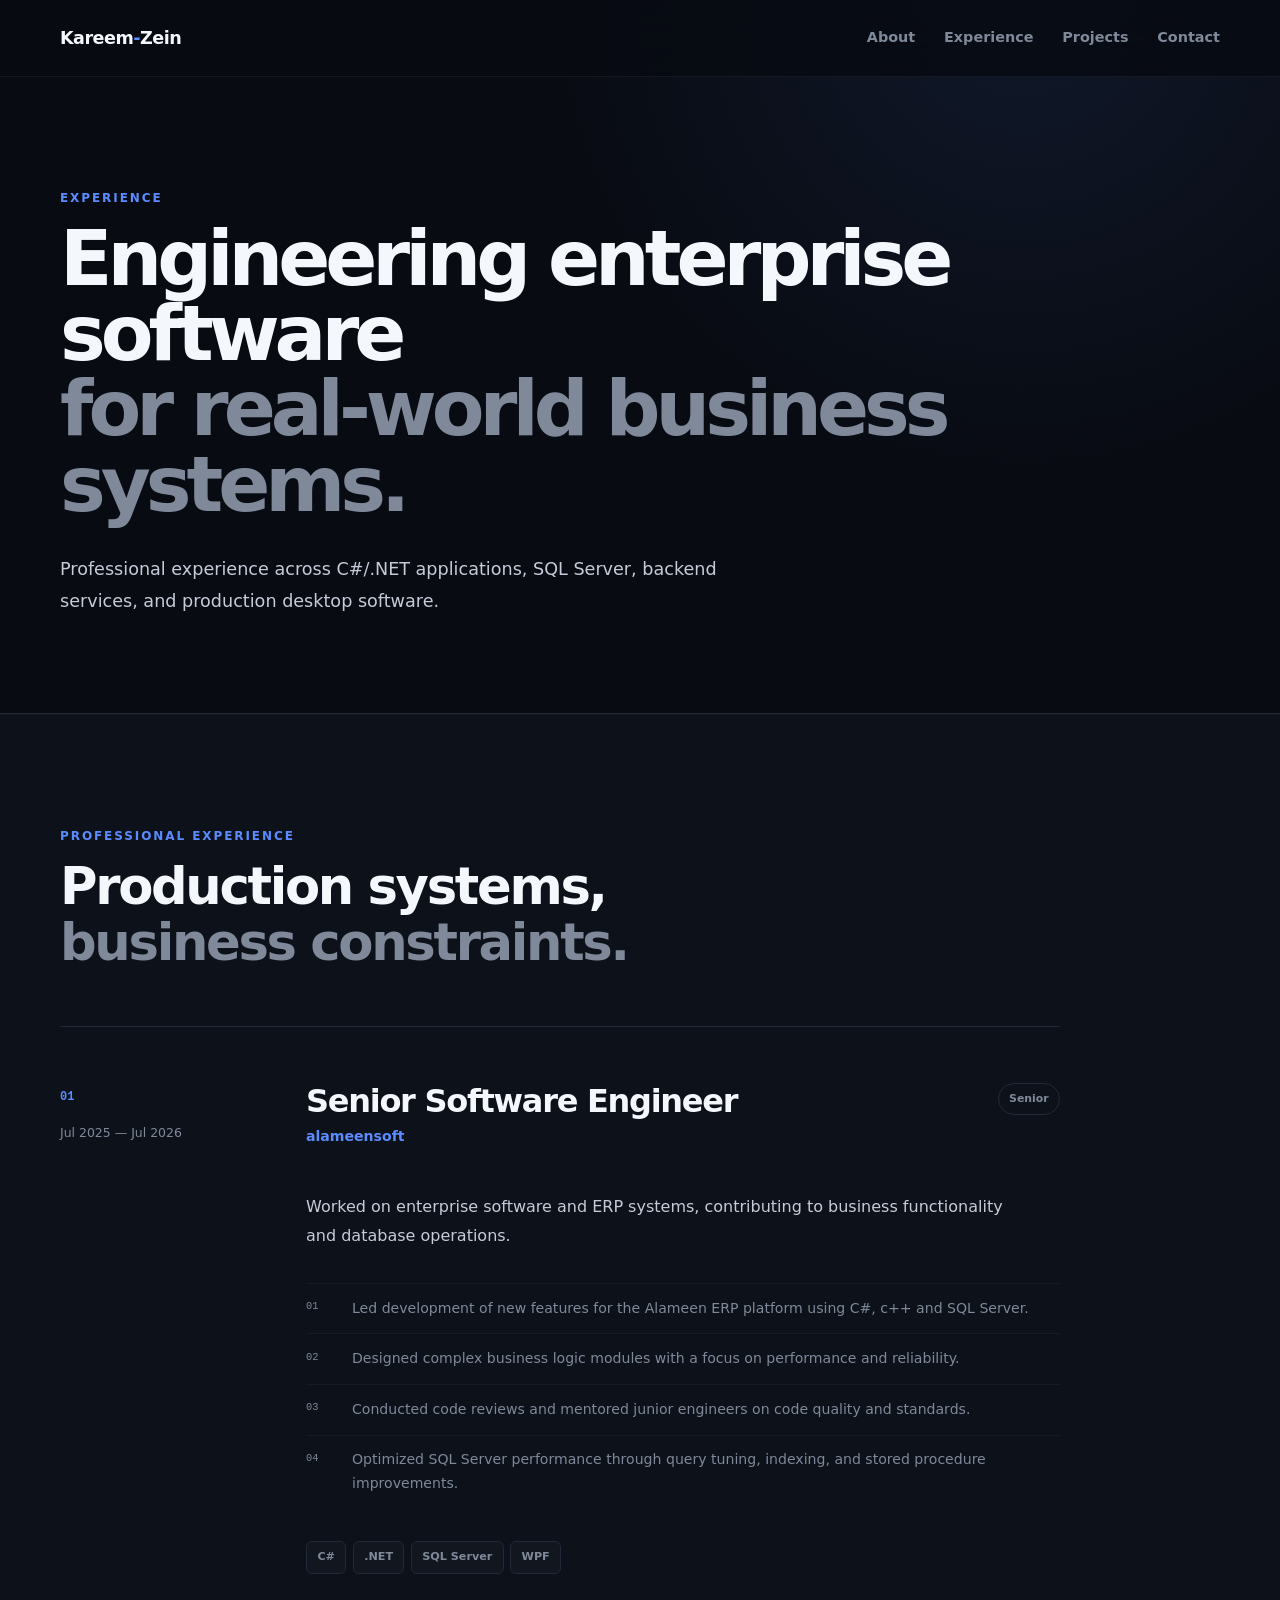
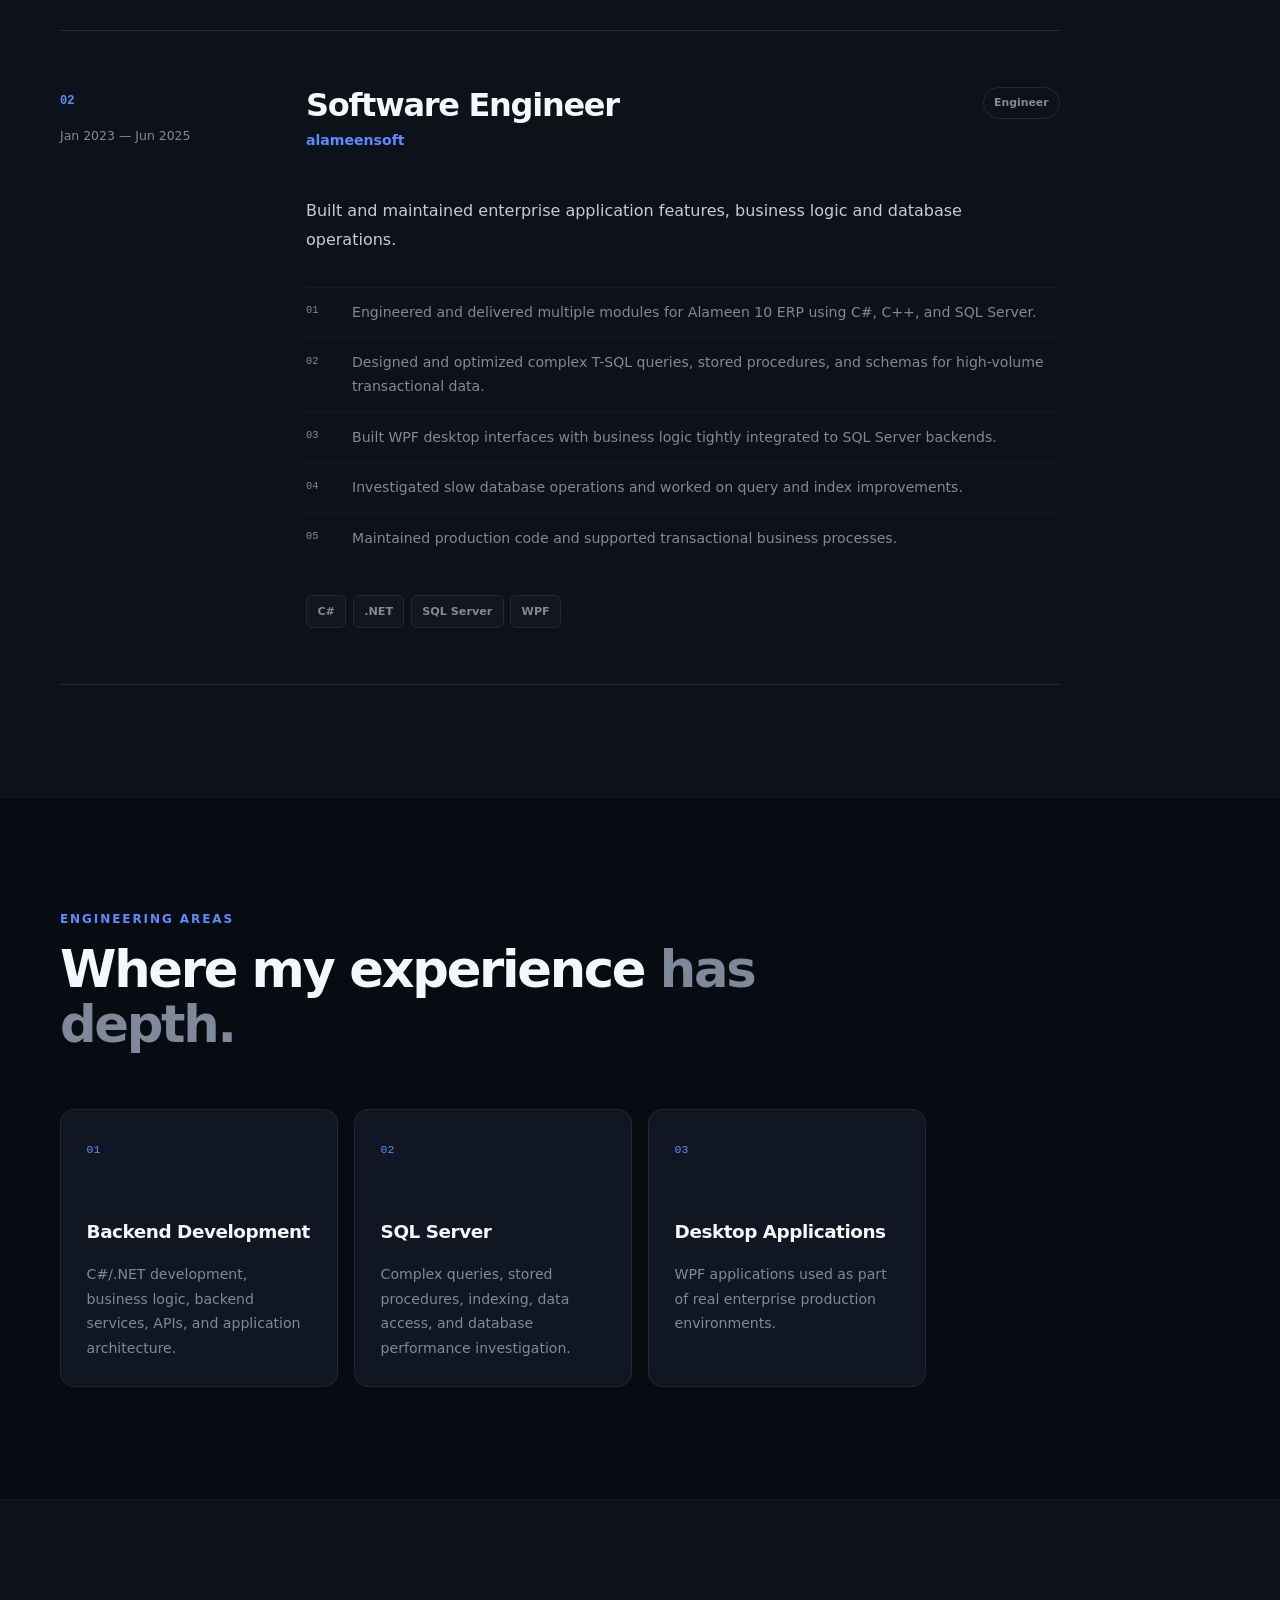
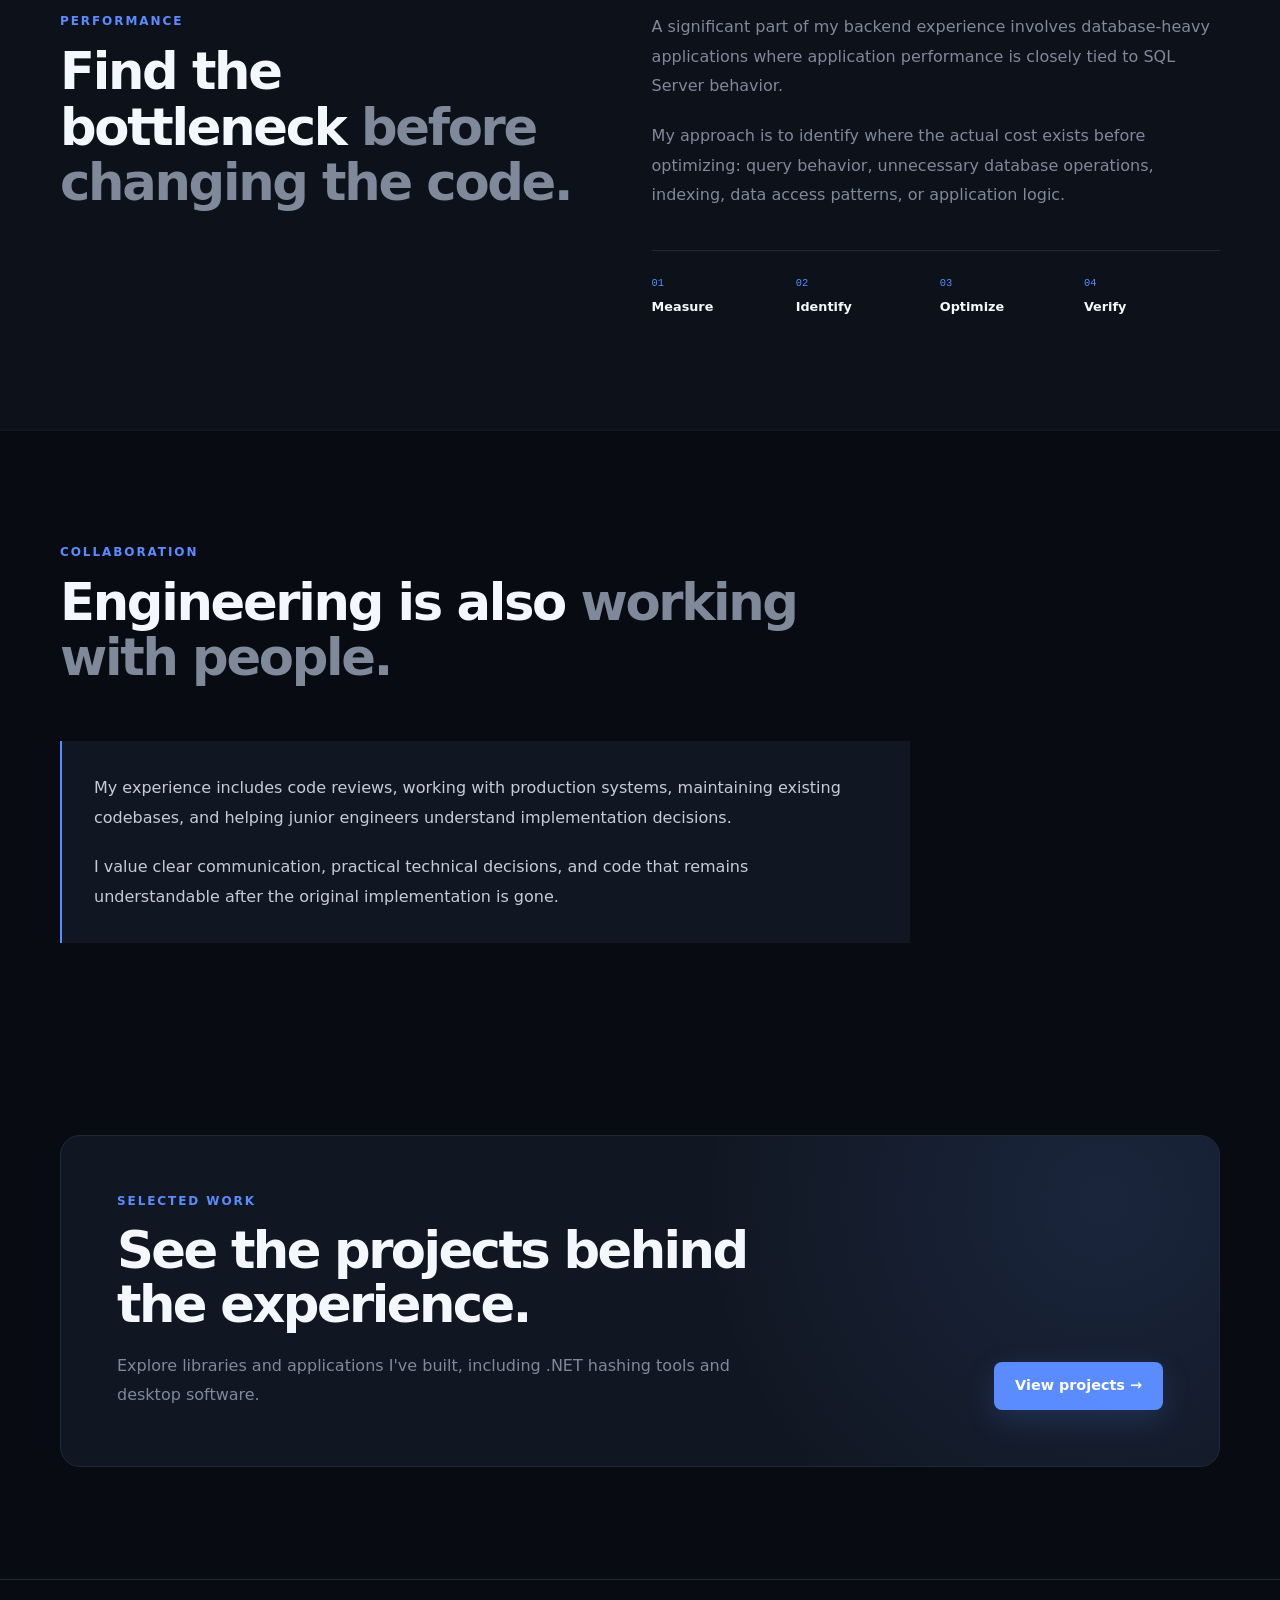
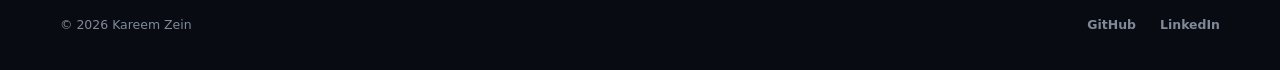
<file: experience/index.html>
<!DOCTYPE html>
<html lang="en">

<head>
    <script async src="https://www.googletagmanager.com/gtag/js?id=G-C9CJQXSVK6"></script>
    <script>
        window.dataLayer = window.dataLayer || [];
        function gtag(){dataLayer.push(arguments);}
        gtag('js', new Date());

        gtag('config', 'G-C9CJQXSVK6');

        gtag('event', 'page_info', {
            page_url: window.location.href,
            page_path: window.location.pathname,
            page_title: document.title
        });
    </script>
    <meta charset="UTF-8">

    <meta name="viewport" content="width=device-width, initial-scale=1.0">

    <title>Experience | Kareem Zein — .NET Backend Engineer</title>

    <meta name="description"
        content="Explore Kareem Zein's professional experience building enterprise software with C#, .NET, WPF, ASP.NET Core and SQL Server.">

    <meta name="robots" content="index, follow">

    <link rel="canonical" href="https://kareem-zein.com/experience/">

    <!-- Open Graph -->
    <meta property="og:type" content="website">

    <meta property="og:title" content="Experience | Kareem Zein — .NET Backend Engineer">

    <meta property="og:description"
        content="Explore Kareem Zein's professional experience building enterprise software with C#, .NET, WPF, ASP.NET Core and SQL Server.">

    <meta property="og:url" content="https://kareem-zein.com/experience/">

    <meta property="og:site_name" content="Kareem Zein">

    <!-- Twitter -->
    <meta name="twitter:card" content="summary">

    <meta name="twitter:title" content="Experience | Kareem Zein — .NET Backend Engineer">

    <meta name="twitter:description"
        content="Explore Kareem Zein's professional experience building enterprise software with C#, .NET, WPF, ASP.NET Core and SQL Server.">

    <link rel="stylesheet" href="/css/style.css">
</head>

<body>

    <header class="site-header">
       <div class="container navbar">

            <a href="/" class="logo">
                Kareem<span>-</span>Zein
            </a>

            <button class="nav-toggle" type="button" aria-expanded="false" aria-controls="site-navigation"
                aria-label="Open navigation">
                <span></span>
                <span></span>
                <span></span>
            </button>

            <nav id="site-navigation" class="nav-links" aria-label="Main navigation">
                <a href="/about/" aria-current="page">About</a>
                <a href="/experience/">Experience</a>
                <a href="/projects/">Projects</a>
                <a href="/contact/">Contact</a>
            </nav>

        </div>
    </header>


    <main>

        <!-- PAGE HERO -->
        <section class="page-hero">
            <div class="container">

                <p class="hero-eyebrow">
                    Experience
                </p>

                <h1>
                    Engineering enterprise software
                    <span>for real-world business systems.</span>
                </h1>

                <p class="page-hero-description">
                    Professional experience across C#/.NET applications,
                    SQL Server, backend services, and production
                    desktop software.
                </p>

            </div>
        </section>


        <!-- EXPERIENCE -->
        <section class="section section-surface">
            <div class="container">

                <div class="section-header">
                    <p class="section-eyebrow">
                        Professional Experience
                    </p>

                    <h2>
                        Production systems,
                        <span>business constraints.</span>
                    </h2>
                </div>


                <div class="experience-timeline">

                    <!-- SENIOR -->
                    <article class="experience-block">

                        <div class="experience-sidebar">

                            <span class="experience-index">
                                01
                            </span>

                            <span class="experience-period">
                                Jul 2025 — Jul 2026
                            </span>

                        </div>


                        <div class="experience-details">

                            <div class="experience-heading">

                                <div>
                                    <h3>
                                        Senior Software Engineer
                                    </h3>

                                    <p class="experience-company">
                                        alameensoft
                                    </p>
                                </div>

                                <span class="experience-badge">
                                    Senior
                                </span>

                            </div>


                            <p class="experience-summary">
                                Worked on enterprise software and ERP systems,
                                contributing to business functionality and database
                                operations.
                            </p>


                            <div class="experience-responsibilities">

                                <div class="responsibility">

                                    <span>01</span>

                                    <p>
                                        Led development of new features for the Alameen ERP platform using C#, c++ and
                                        SQL Server.
                                    </p>

                                </div>


                                <div class="responsibility">

                                    <span>02</span>

                                    <p>
                                        Designed complex business logic modules with a focus on performance and
                                        reliability.
                                    </p>

                                </div>


                                <div class="responsibility">

                                    <span>03</span>

                                    <p>
                                        Conducted code reviews and mentored junior engineers on code quality and
                                        standards.
                                    </p>

                                </div>


                                <div class="responsibility">

                                    <span>04</span>

                                    <p>
                                        Optimized SQL Server performance through query tuning, indexing, and stored
                                        procedure improvements.
                                    </p>

                                </div>

                            </div>


                            <div class="experience-tags">
                                <span>C#</span>
                                <span>.NET</span>
                                <span>SQL Server</span>
                                <span>WPF</span>
                            </div>

                        </div>

                    </article>


                    <!-- SOFTWARE ENGINEER -->
                    <article class="experience-block">

                        <div class="experience-sidebar">

                            <span class="experience-index">
                                02
                            </span>

                            <span class="experience-period">
                                Jan 2023 — Jun 2025
                            </span>

                        </div>


                        <div class="experience-details">

                            <div class="experience-heading">

                                <div>
                                    <h3>
                                        Software Engineer
                                    </h3>

                                    <p class="experience-company">
                                        alameensoft
                                    </p>
                                </div>

                                <span class="experience-badge">
                                    Engineer
                                </span>

                            </div>


                            <p class="experience-summary">
                                Built and maintained enterprise application features,
                                business logic and database operations.
                            </p>


                            <div class="experience-responsibilities">

                                <div class="responsibility">

                                    <span>01</span>

                                    <p>
                                        Engineered and delivered multiple modules for Alameen 10 ERP using C#, C++, and
                                        SQL Server.
                                    </p>

                                </div>


                                <div class="responsibility">

                                    <span>02</span>

                                    <p>
                                        Designed and optimized complex T-SQL queries, stored procedures, and schemas for
                                        high-volume transactional data.
                                    </p>

                                </div>


                                <div class="responsibility">

                                    <span>03</span>

                                    <p>
                                        Built WPF desktop interfaces with business logic tightly integrated to SQL
                                        Server backends.
                                    </p>

                                </div>


                                <div class="responsibility">

                                    <span>04</span>

                                    <p>
                                        Investigated slow database operations and
                                        worked on query and index improvements.
                                    </p>

                                </div>


                                <div class="responsibility">

                                    <span>05</span>

                                    <p>
                                        Maintained production code and supported
                                        transactional business processes.
                                    </p>

                                </div>

                            </div>


                            <div class="experience-tags">
                                <span>C#</span>
                                <span>.NET</span>
                                <span>SQL Server</span>
                                <span>WPF</span>
                            </div>

                        </div>

                    </article>

                </div>

            </div>
        </section>


        <!-- ENGINEERING AREAS -->
        <section class="section">
            <div class="container">

                <div class="section-header">
                    <p class="section-eyebrow">
                        Engineering Areas
                    </p>

                    <h2>
                        Where my experience
                        <span>has depth.</span>
                    </h2>
                </div>


                <div class="experience-area-grid">

                    <article class="experience-area-card">

                        <span>01</span>

                        <h3>
                            Backend Development
                        </h3>

                        <p>
                            C#/.NET development, business logic,
                            backend services, APIs, and application architecture.
                        </p>

                    </article>


                    <article class="experience-area-card">

                        <span>02</span>

                        <h3>
                            SQL Server
                        </h3>

                        <p>
                            Complex queries, stored procedures, indexing,
                            data access, and database performance investigation.
                        </p>

                    </article>


                    <article class="experience-area-card">

                        <span>03</span>

                        <h3>
                            Desktop Applications
                        </h3>

                        <p>
                            WPF applications used as part of real enterprise
                            production environments.
                        </p>

                    </article>

                </div>

            </div>
        </section>


        <!-- PERFORMANCE -->
        <section class="section section-surface">
            <div class="container">

                <div class="performance-layout">

                    <div class="section-header">
                        <p class="section-eyebrow">
                            Performance
                        </p>

                        <h2>
                            Find the bottleneck
                            <span>before changing the code.</span>
                        </h2>
                    </div>


                    <div class="performance-content">

                        <p>
                            A significant part of my backend experience involves
                            database-heavy applications where application performance
                            is closely tied to SQL Server behavior.
                        </p>

                        <p>
                            My approach is to identify where the actual cost exists
                            before optimizing: query behavior, unnecessary database
                            operations, indexing, data access patterns, or application logic.
                        </p>

                        <div class="performance-principles">

                            <div>
                                <span>01</span>
                                <strong>Measure</strong>
                            </div>

                            <div>
                                <span>02</span>
                                <strong>Identify</strong>
                            </div>

                            <div>
                                <span>03</span>
                                <strong>Optimize</strong>
                            </div>

                            <div>
                                <span>04</span>
                                <strong>Verify</strong>
                            </div>

                        </div>

                    </div>

                </div>

            </div>
        </section>


        <!-- COLLABORATION -->
        <section class="section">
            <div class="container">

                <div class="section-header">
                    <p class="section-eyebrow">
                        Collaboration
                    </p>

                    <h2>
                        Engineering is also
                        <span>working with people.</span>
                    </h2>
                </div>


                <div class="collaboration-box">

                    <p>
                        My experience includes code reviews, working with production
                        systems, maintaining existing codebases, and helping junior
                        engineers understand implementation decisions.
                    </p>

                    <p>
                        I value clear communication, practical technical decisions,
                        and code that remains understandable after the original
                        implementation is gone.
                    </p>

                </div>

            </div>
        </section>


        <!-- CTA -->
        <section class="section section-cta">
            <div class="container">

                <div class="cta-box">

                    <div>

                        <p class="section-eyebrow">
                            Selected Work
                        </p>

                        <h2>
                            See the projects
                            behind the experience.
                        </h2>

                        <p>
                            Explore libraries and applications I've built,
                            including .NET hashing tools and desktop software.
                        </p>

                    </div>

                    <a href="/projects/" class="button button-primary">
                        View projects →
                    </a>

                </div>

            </div>
        </section>

    </main>


    <footer class="site-footer">
        <div class="container footer-content">
            <p>
                © 2026 Kareem Zein
            </p>
            <div class="footer-links">
                <a href="https://github.com/Kareem-Zein" target="_blank" rel="noopener noreferrer">
                    GitHub
                </a>
                <a href="https://www.linkedin.com/in/kareem-zein-" target="_blank" rel="noopener noreferrer">
                    LinkedIn
                </a>
            </div>
        </div>
    </footer>


    <script src="/js/script.js"></script>

</body>

</html>
</file>
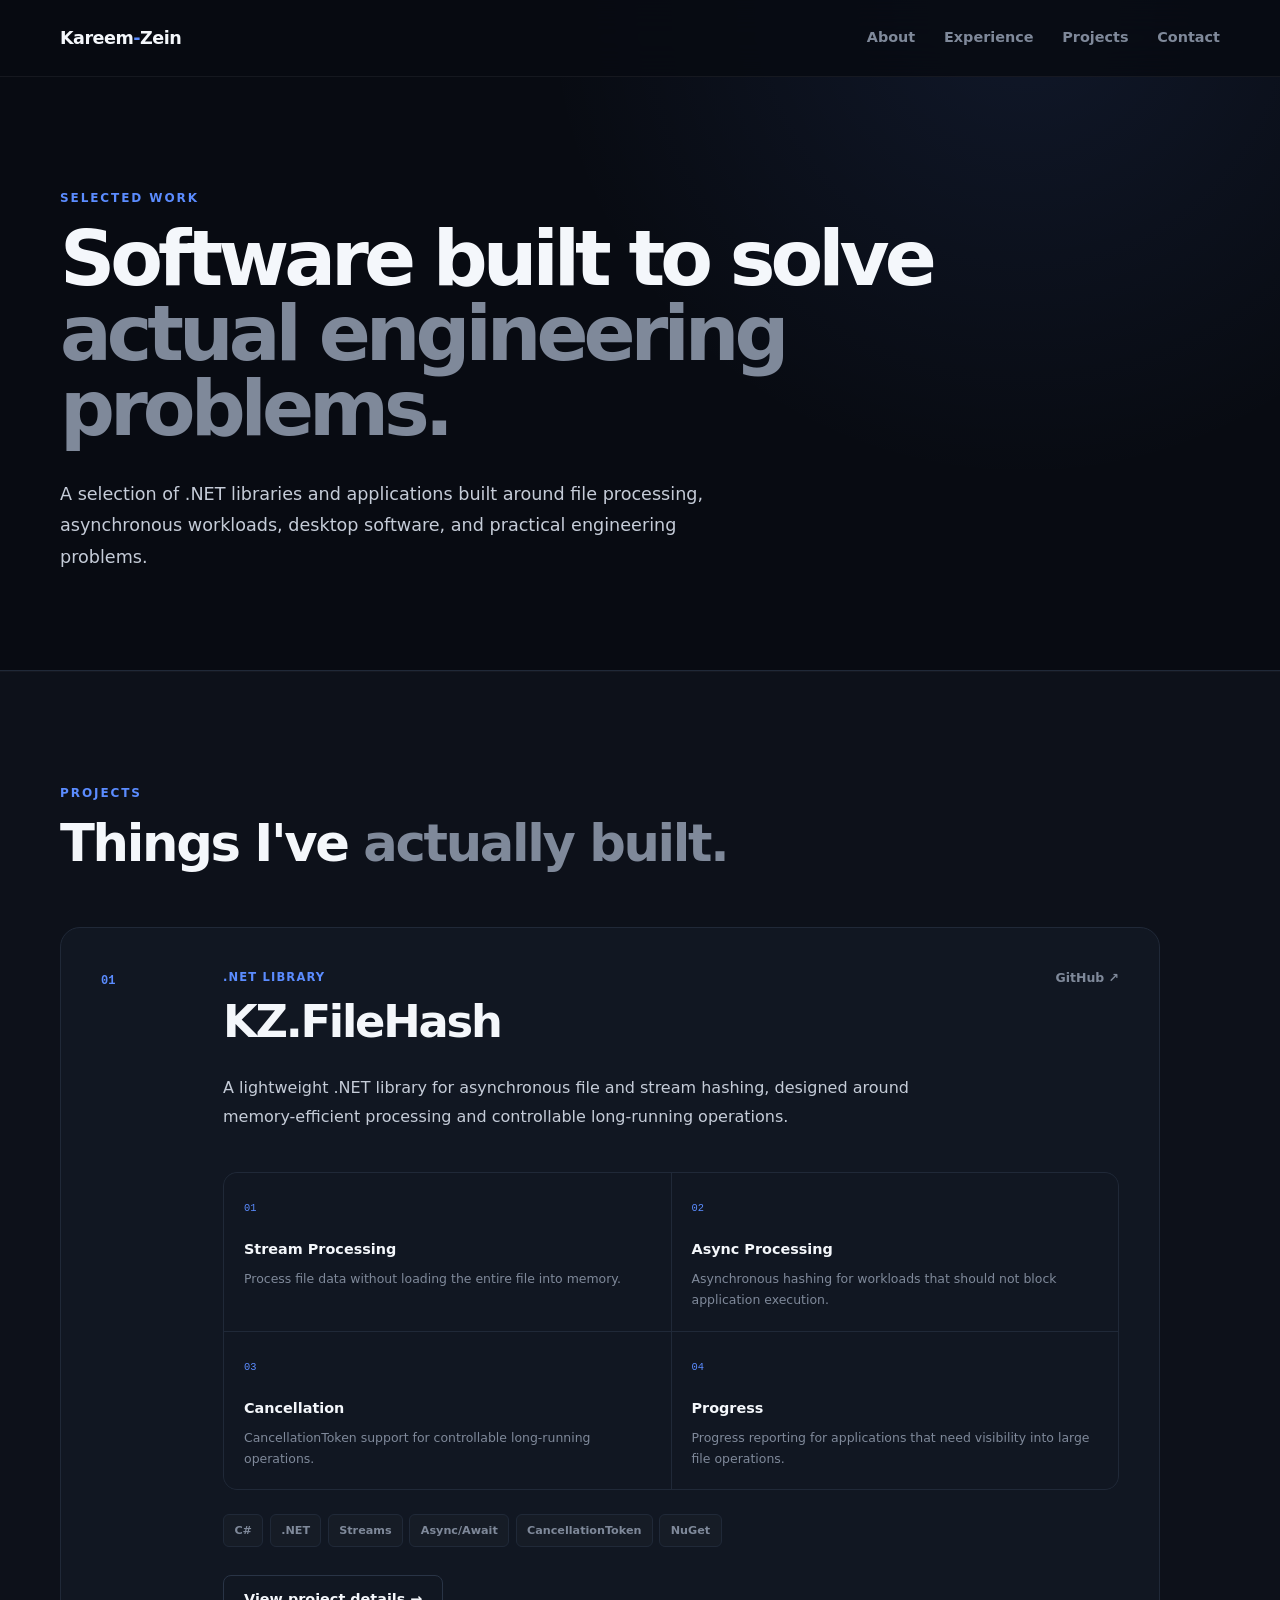
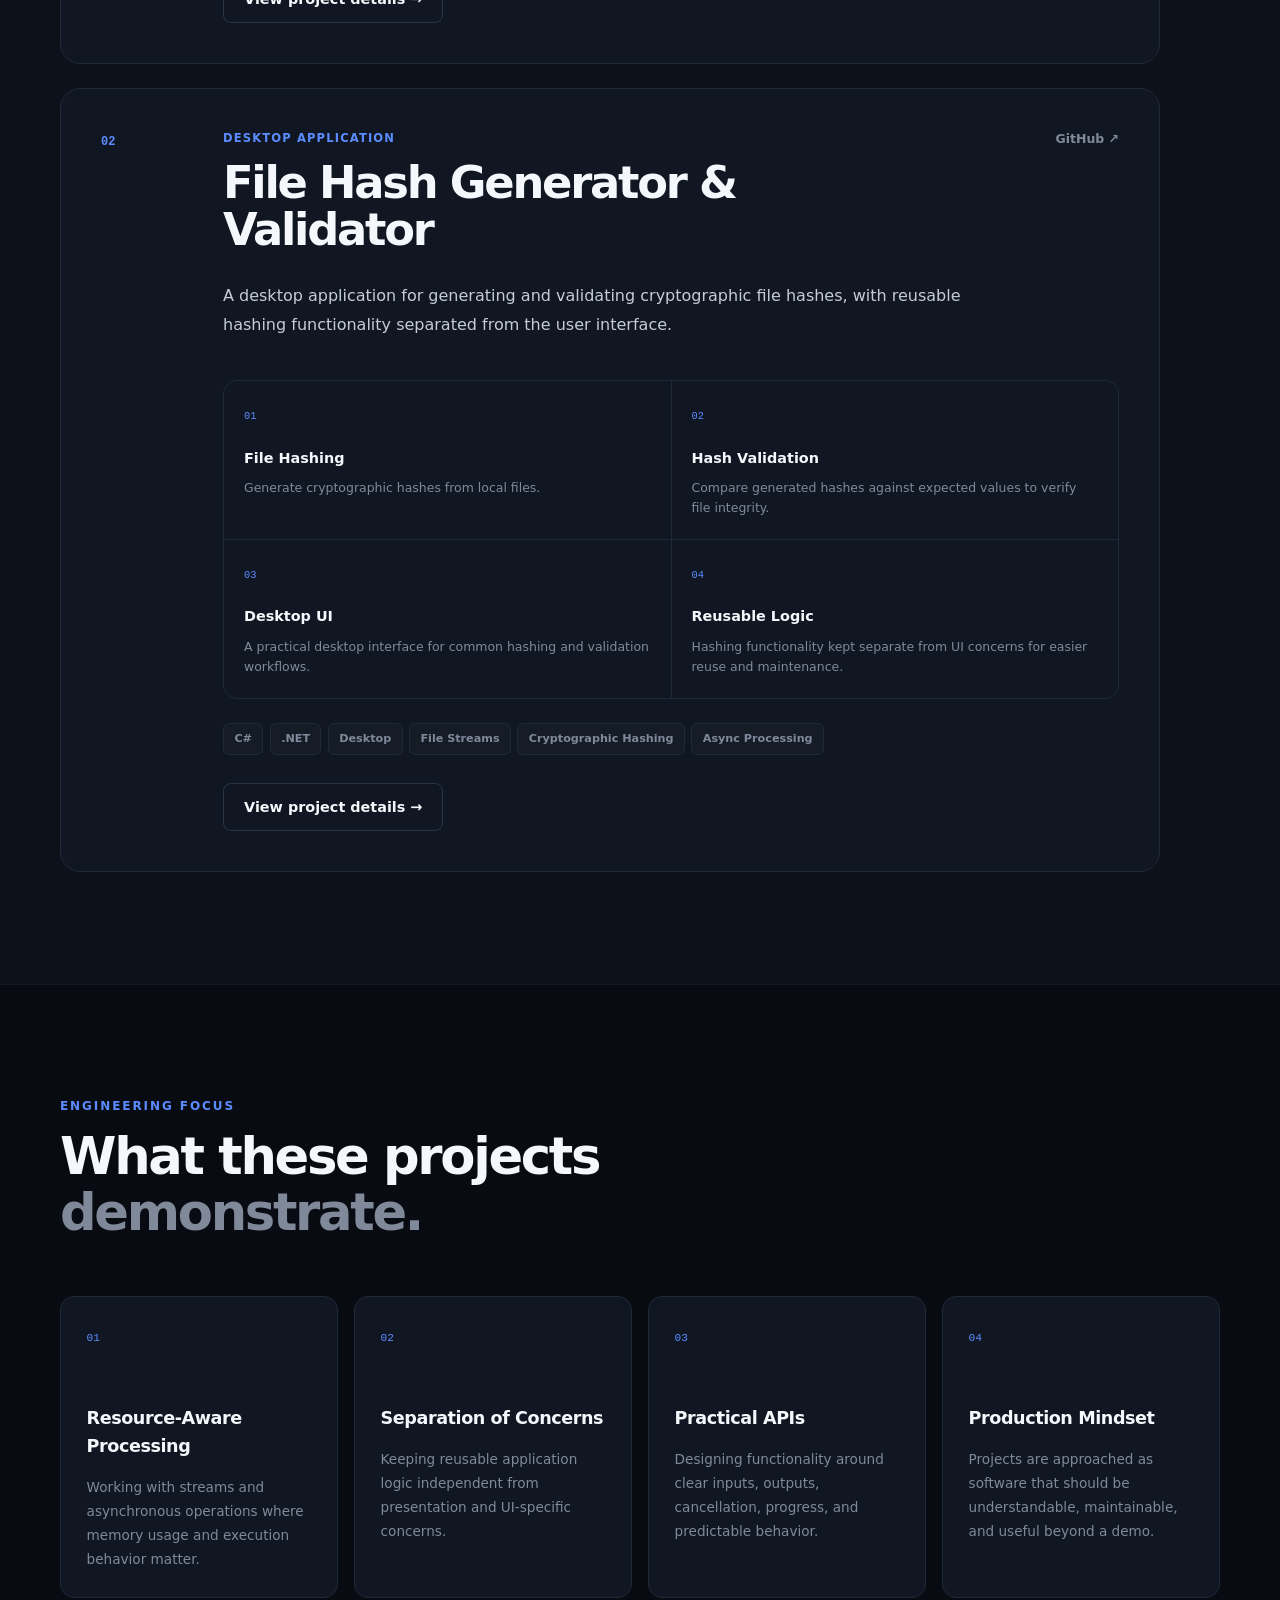
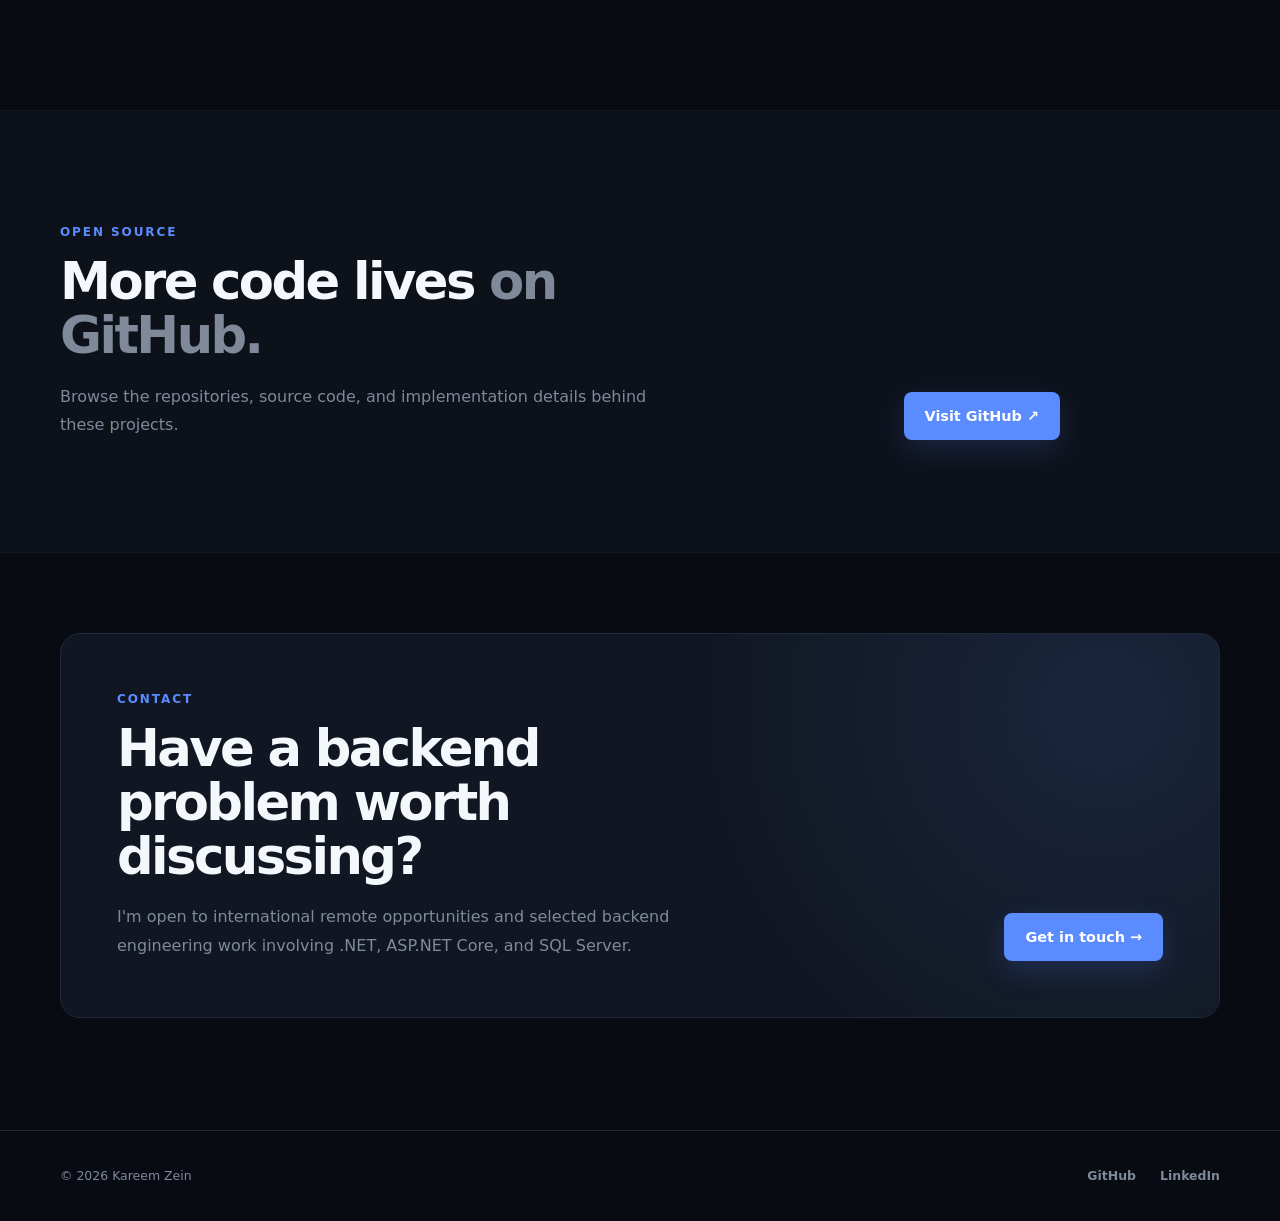
<file: projects/index.html>
<!DOCTYPE html>
<html lang="en">

<head>
    <script async src="https://www.googletagmanager.com/gtag/js?id=G-C9CJQXSVK6"></script>
    <script>
        window.dataLayer = window.dataLayer || [];
        function gtag(){dataLayer.push(arguments);}
        gtag('js', new Date());

        gtag('config', 'G-C9CJQXSVK6');

        gtag('event', 'page_info', {
            page_url: window.location.href,
            page_path: window.location.pathname,
            page_title: document.title
        });
    </script>
    <meta charset="UTF-8">

    <meta name="viewport" content="width=device-width, initial-scale=1.0">

    <title>Projects | Kareem Zein — .NET Backend Engineer</title>

    <meta name="description"
        content="Explore Kareem Zein's .NET projects, including KZ.FileHash and a desktop file hash generator and validator built with C#, .NET, async processing, and file streams.">

    <meta name="robots" content="index, follow">

    <link rel="canonical" href="https://kareem-zein.com/projects/">

    <!-- Open Graph -->
    <meta property="og:type" content="website">

    <meta property="og:title" content="Projects | Kareem Zein — .NET Backend Engineer">

    <meta property="og:description"
        content="Explore Kareem Zein's .NET projects, including KZ.FileHash and a desktop file hash generator and validator built with C#, .NET, async processing, and file streams.">

    <meta property="og:url" content="https://kareem-zein.com/projects/">

    <meta property="og:site_name" content="Kareem Zein">

    <!-- Twitter -->
    <meta name="twitter:card" content="summary">

    <meta name="twitter:title" content="Projects | Kareem Zein — .NET Backend Engineer">

    <meta name="twitter:description"
        content="Explore Kareem Zein's .NET projects, including KZ.FileHash and a desktop file hash generator and validator built with C#, .NET, async processing, and file streams.">

    <link rel="stylesheet" href="/css/style.css">
</head>

<body>

    <header class="site-header">
        <div class="container navbar">

            <a href="/" class="logo">
                Kareem<span>-</span>Zein
            </a>

            <button class="nav-toggle" type="button" aria-expanded="false" aria-controls="site-navigation"
                aria-label="Open navigation">
                <span></span>
                <span></span>
                <span></span>
            </button>

            <nav id="site-navigation" class="nav-links" aria-label="Main navigation">
                <a href="/about/" aria-current="page">About</a>
                <a href="/experience/">Experience</a>
                <a href="/projects/">Projects</a>
                <a href="/contact/">Contact</a>
            </nav>

        </div>
    </header>


    <main>

        <!-- HERO -->
        <section class="page-hero">
            <div class="container">

                <p class="hero-eyebrow">
                    Selected Work
                </p>

                <h1>
                    Software built to solve
                    <span>actual engineering problems.</span>
                </h1>

                <p class="page-hero-description">
                    A selection of .NET libraries and applications built around
                    file processing, asynchronous workloads, desktop software,
                    and practical engineering problems.
                </p>

            </div>
        </section>


        <!-- PROJECTS -->
        <section class="section section-surface">
            <div class="container">

                <div class="section-header">
                    <p class="section-eyebrow">
                        Projects
                    </p>

                    <h2>
                        Things I've
                        <span>actually built.</span>
                    </h2>
                </div>


                <div class="projects-list">

                    <!-- KZ FILEHASH -->
                    <article class="project-showcase">

                        <div class="project-showcase-number">
                            01
                        </div>

                        <div class="project-showcase-content">

                            <div class="project-showcase-heading">

                                <div>
                                    <span class="project-type">
                                        .NET Library
                                    </span>

                                    <h3>
                                        KZ.FileHash
                                    </h3>
                                </div>

                                <a href="https://github.com/Kareem-Zein/KZ.FileHash" target="_blank"
                                    rel="noopener noreferrer" class="project-github">
                                    GitHub ↗
                                </a>

                            </div>


                            <p class="project-showcase-description">
                                A lightweight .NET library for asynchronous file
                                and stream hashing, designed around memory-efficient
                                processing and controllable long-running operations.
                            </p>


                            <div class="project-features">

                                <div>
                                    <span>01</span>
                                    <strong>Stream Processing</strong>
                                    <p>
                                        Process file data without loading the
                                        entire file into memory.
                                    </p>
                                </div>

                                <div>
                                    <span>02</span>
                                    <strong>Async Processing</strong>
                                    <p>
                                        Asynchronous hashing for workloads that
                                        should not block application execution.
                                    </p>
                                </div>

                                <div>
                                    <span>03</span>
                                    <strong>Cancellation</strong>
                                    <p>
                                        CancellationToken support for controllable
                                        long-running operations.
                                    </p>
                                </div>

                                <div>
                                    <span>04</span>
                                    <strong>Progress</strong>
                                    <p>
                                        Progress reporting for applications that
                                        need visibility into large file operations.
                                    </p>
                                </div>

                            </div>


                            <div class="project-tech">
                                <span>C#</span>
                                <span>.NET</span>
                                <span>Streams</span>
                                <span>Async/Await</span>
                                <span>CancellationToken</span>
                                <span>NuGet</span>
                            </div>


                            <a href="/projects/kz-filehash/" class="button button-secondary project-button">
                                View project details →
                            </a>

                        </div>

                    </article>


                    <!-- FILE HASH GENERATOR -->
                    <article class="project-showcase">

                        <div class="project-showcase-number">
                            02
                        </div>

                        <div class="project-showcase-content">

                            <div class="project-showcase-heading">

                                <div>
                                    <span class="project-type">
                                        Desktop Application
                                    </span>

                                    <h3>
                                        File Hash Generator &amp; Validator
                                    </h3>
                                </div>

                                <a href="https://github.com/Kareem-Zein/FileHashGeneratorAndValidator" target="_blank"
                                    rel="noopener noreferrer" class="project-github">
                                    GitHub ↗
                                </a>

                            </div>


                            <p class="project-showcase-description">
                                A desktop application for generating and validating
                                cryptographic file hashes, with reusable hashing
                                functionality separated from the user interface.
                            </p>


                            <div class="project-features">

                                <div>
                                    <span>01</span>
                                    <strong>File Hashing</strong>
                                    <p>
                                        Generate cryptographic hashes from local files.
                                    </p>
                                </div>

                                <div>
                                    <span>02</span>
                                    <strong>Hash Validation</strong>
                                    <p>
                                        Compare generated hashes against expected
                                        values to verify file integrity.
                                    </p>
                                </div>

                                <div>
                                    <span>03</span>
                                    <strong>Desktop UI</strong>
                                    <p>
                                        A practical desktop interface for common
                                        hashing and validation workflows.
                                    </p>
                                </div>

                                <div>
                                    <span>04</span>
                                    <strong>Reusable Logic</strong>
                                    <p>
                                        Hashing functionality kept separate from
                                        UI concerns for easier reuse and maintenance.
                                    </p>
                                </div>

                            </div>


                            <div class="project-tech">
                                <span>C#</span>
                                <span>.NET</span>
                                <span>Desktop</span>
                                <span>File Streams</span>
                                <span>Cryptographic Hashing</span>
                                <span>Async Processing</span>
                            </div>


                            <a href="/projects/file-hash-generator/" class="button button-secondary project-button">
                                View project details →
                            </a>

                        </div>

                    </article>

                </div>

            </div>
        </section>


        <!-- ENGINEERING FOCUS -->
        <section class="section">
            <div class="container">

                <div class="section-header">
                    <p class="section-eyebrow">
                        Engineering Focus
                    </p>

                    <h2>
                        What these projects
                        <span>demonstrate.</span>
                    </h2>
                </div>


                <div class="project-focus-grid">

                    <article class="project-focus-card">

                        <span>01</span>

                        <h3>
                            Resource-Aware Processing
                        </h3>

                        <p>
                            Working with streams and asynchronous operations
                            where memory usage and execution behavior matter.
                        </p>

                    </article>


                    <article class="project-focus-card">

                        <span>02</span>

                        <h3>
                            Separation of Concerns
                        </h3>

                        <p>
                            Keeping reusable application logic independent from
                            presentation and UI-specific concerns.
                        </p>

                    </article>


                    <article class="project-focus-card">

                        <span>03</span>

                        <h3>
                            Practical APIs
                        </h3>

                        <p>
                            Designing functionality around clear inputs, outputs,
                            cancellation, progress, and predictable behavior.
                        </p>

                    </article>


                    <article class="project-focus-card">

                        <span>04</span>

                        <h3>
                            Production Mindset
                        </h3>

                        <p>
                            Projects are approached as software that should be
                            understandable, maintainable, and useful beyond a demo.
                        </p>

                    </article>

                </div>

            </div>
        </section>


        <!-- GITHUB -->
        <section class="section section-surface">
            <div class="container">

                <div class="github-section">

                    <div>
                        <p class="section-eyebrow">
                            Open Source
                        </p>

                        <h2>
                            More code lives
                            <span>on GitHub.</span>
                        </h2>

                        <p>
                            Browse the repositories, source code, and implementation
                            details behind these projects.
                        </p>
                    </div>


                    <a href="https://github.com/Kareem-Zein" target="_blank" rel="noopener noreferrer"
                        class="button button-primary">
                        Visit GitHub ↗
                    </a>

                </div>

            </div>
        </section>


        <!-- CTA -->
        <section class="section section-cta">
            <div class="container">

                <div class="cta-box">

                    <div>

                        <p class="section-eyebrow">
                            Contact
                        </p>

                        <h2>
                            Have a backend problem
                            worth discussing?
                        </h2>

                        <p>
                            I'm open to international remote opportunities and
                            selected backend engineering work involving .NET,
                            ASP.NET Core, and SQL Server.
                        </p>

                    </div>

                    <a href="/contact/" class="button button-primary">
                        Get in touch →
                    </a>

                </div>

            </div>
        </section>

    </main>


    <footer class="site-footer">
        <div class="container footer-content">
            <p>
                © 2026 Kareem Zein
            </p>
            <div class="footer-links">
                <a href="https://github.com/Kareem-Zein" target="_blank" rel="noopener noreferrer">
                    GitHub
                </a>
                <a href="https://www.linkedin.com/in/kareem-zein-" target="_blank" rel="noopener noreferrer">
                    LinkedIn
                </a>
            </div>
        </div>
    </footer>


    <script src="/js/script.js"></script>

</body>

</html>
</file>
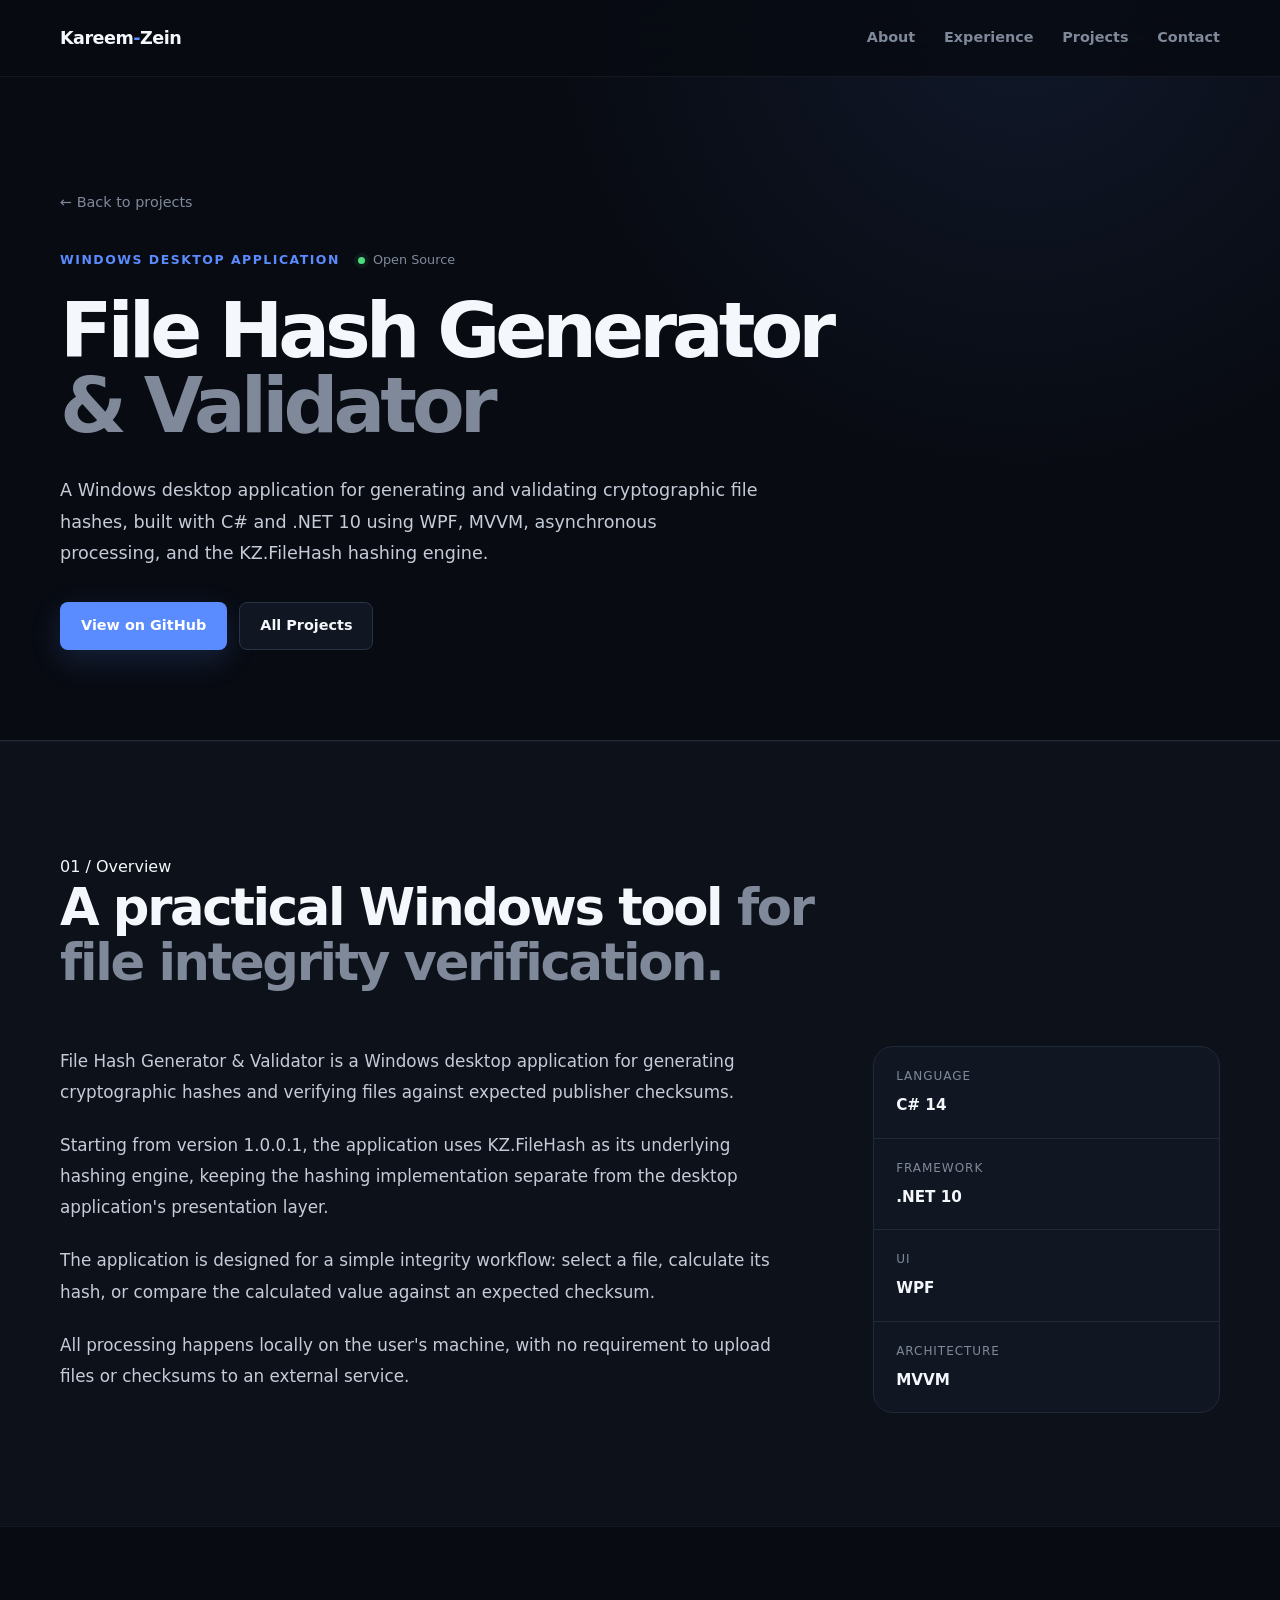
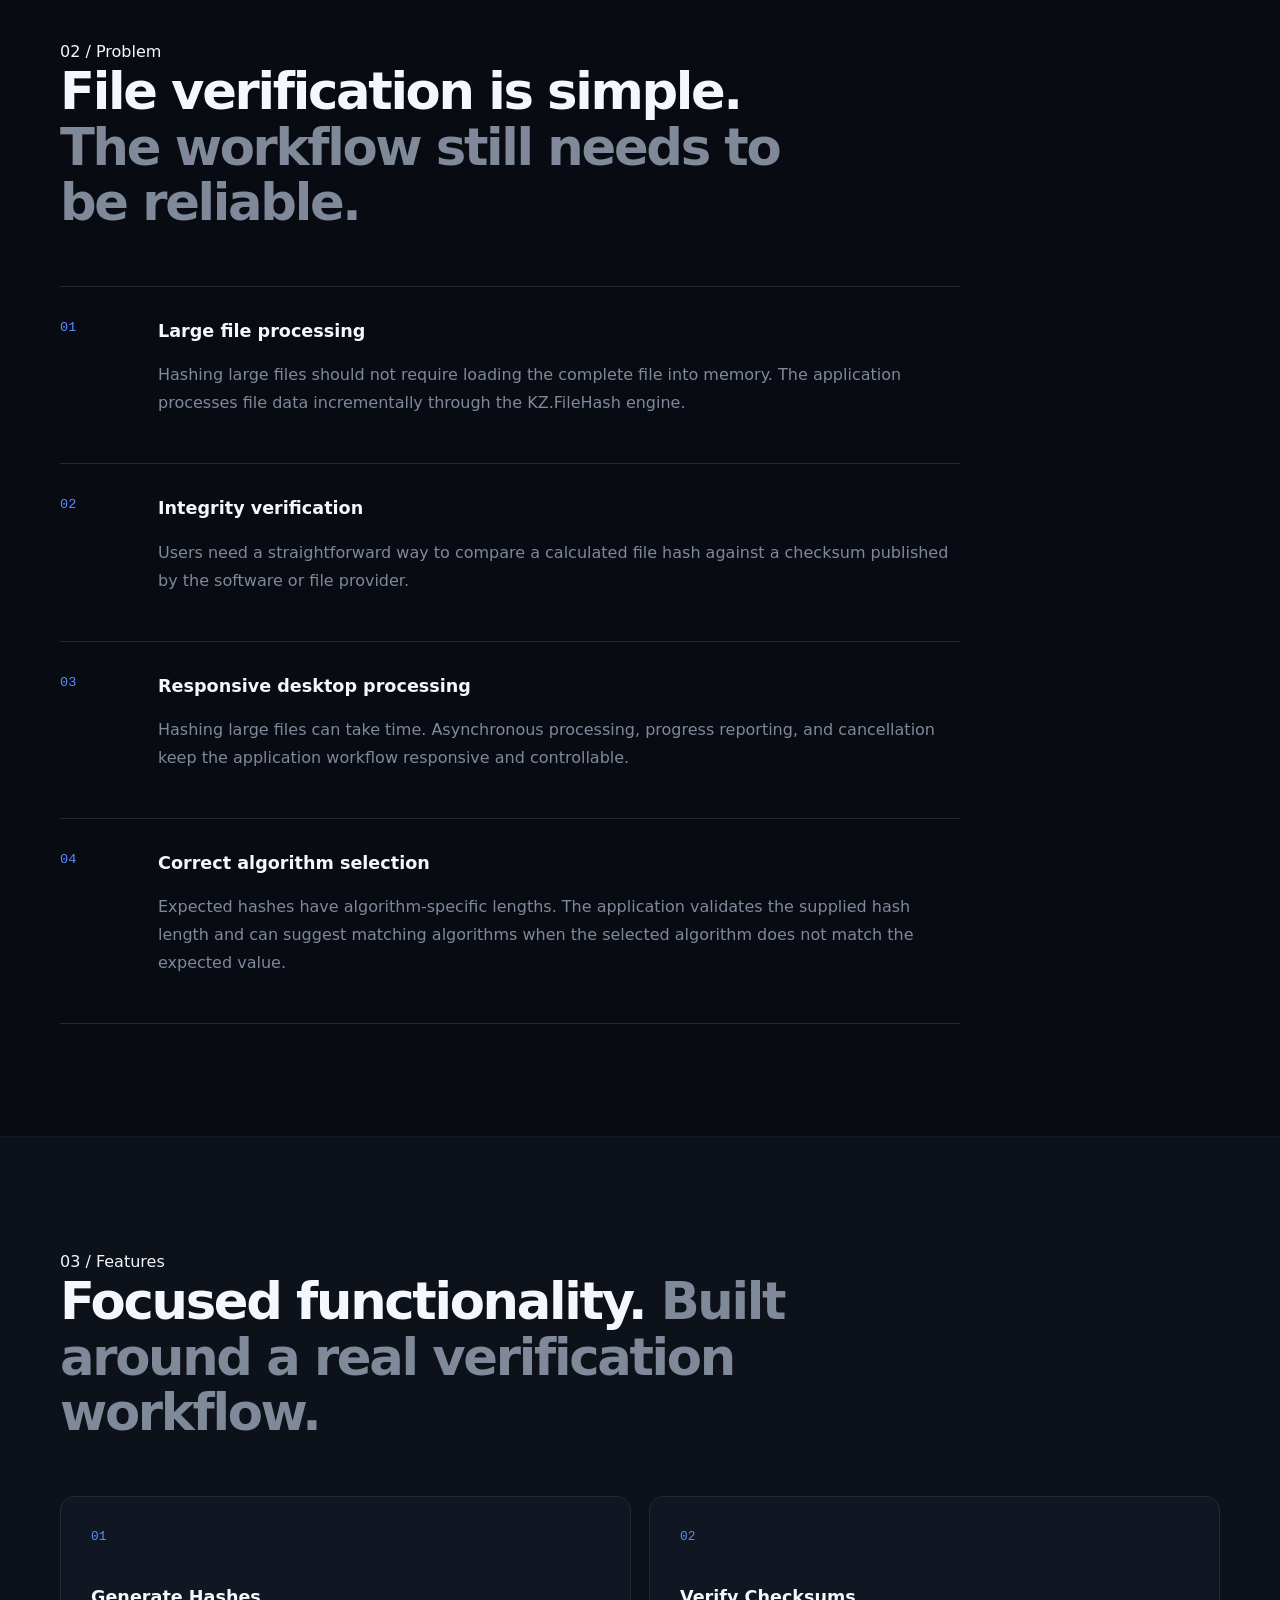
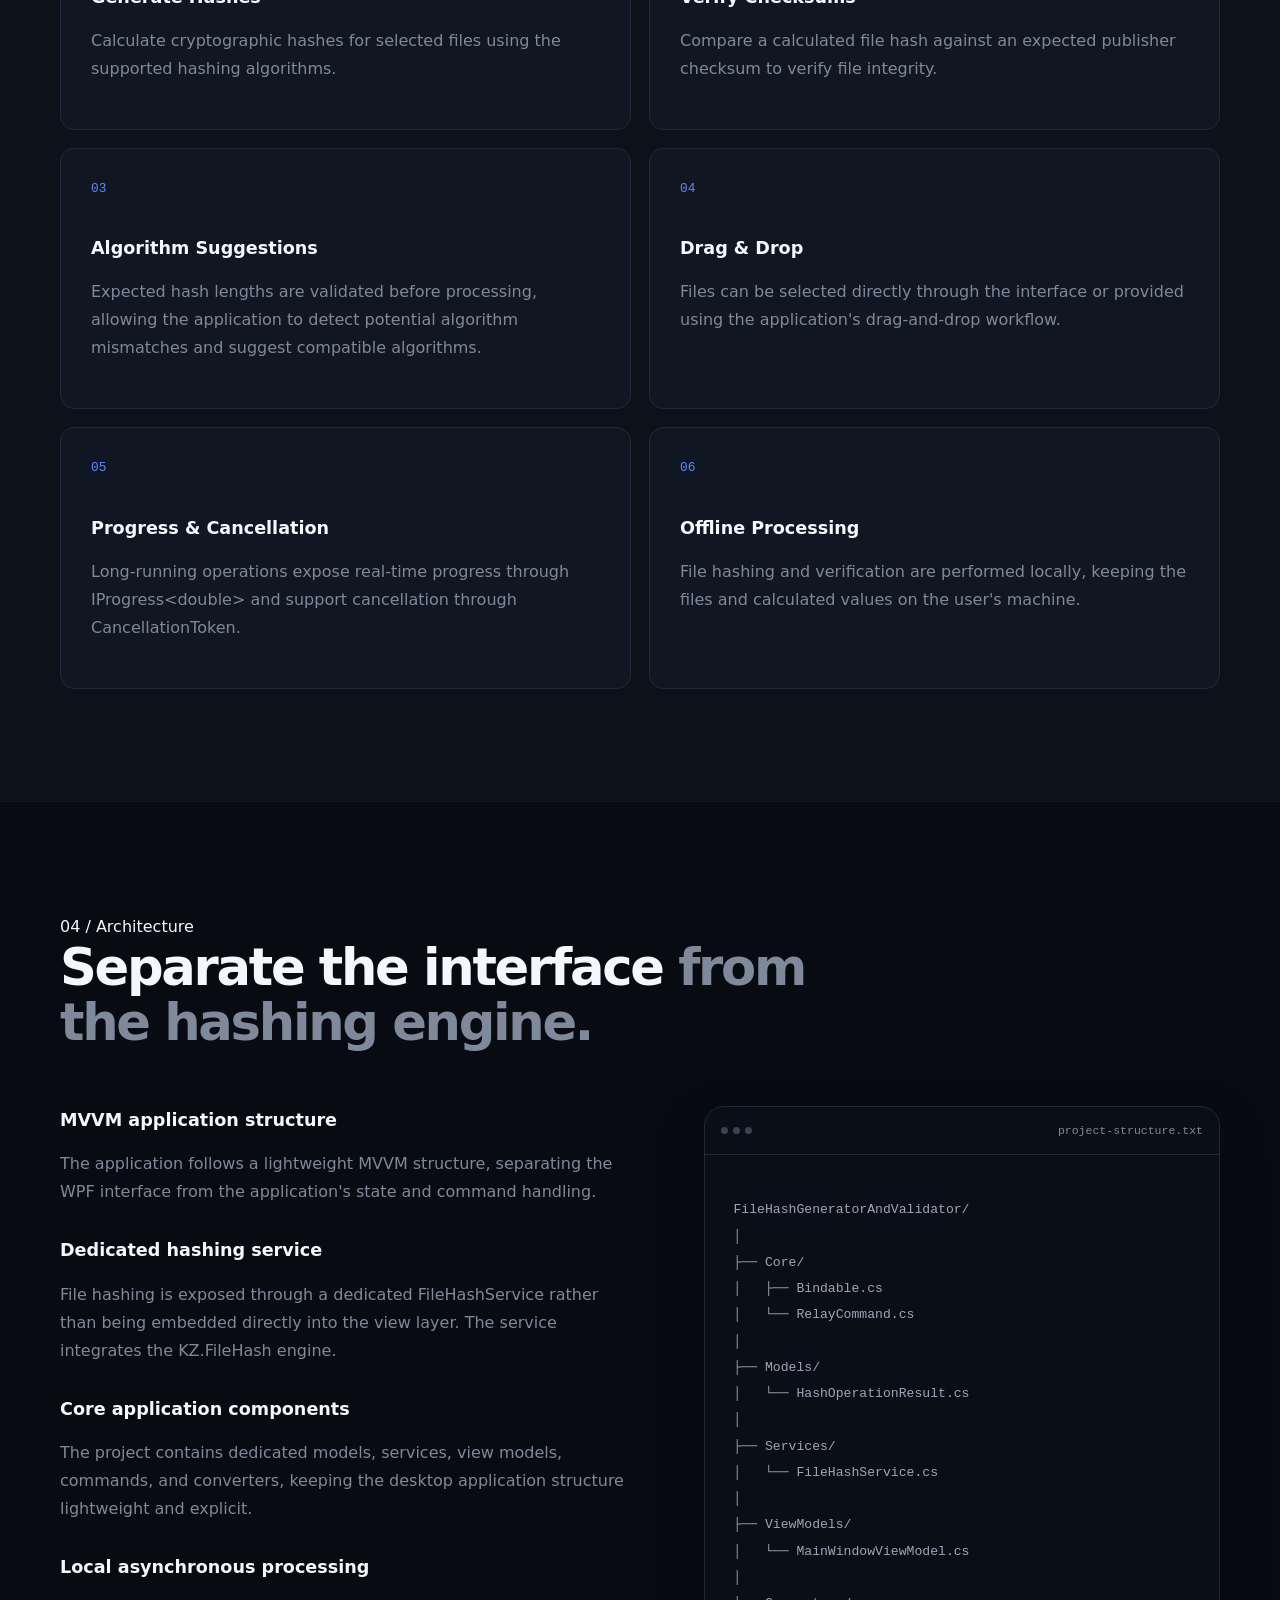
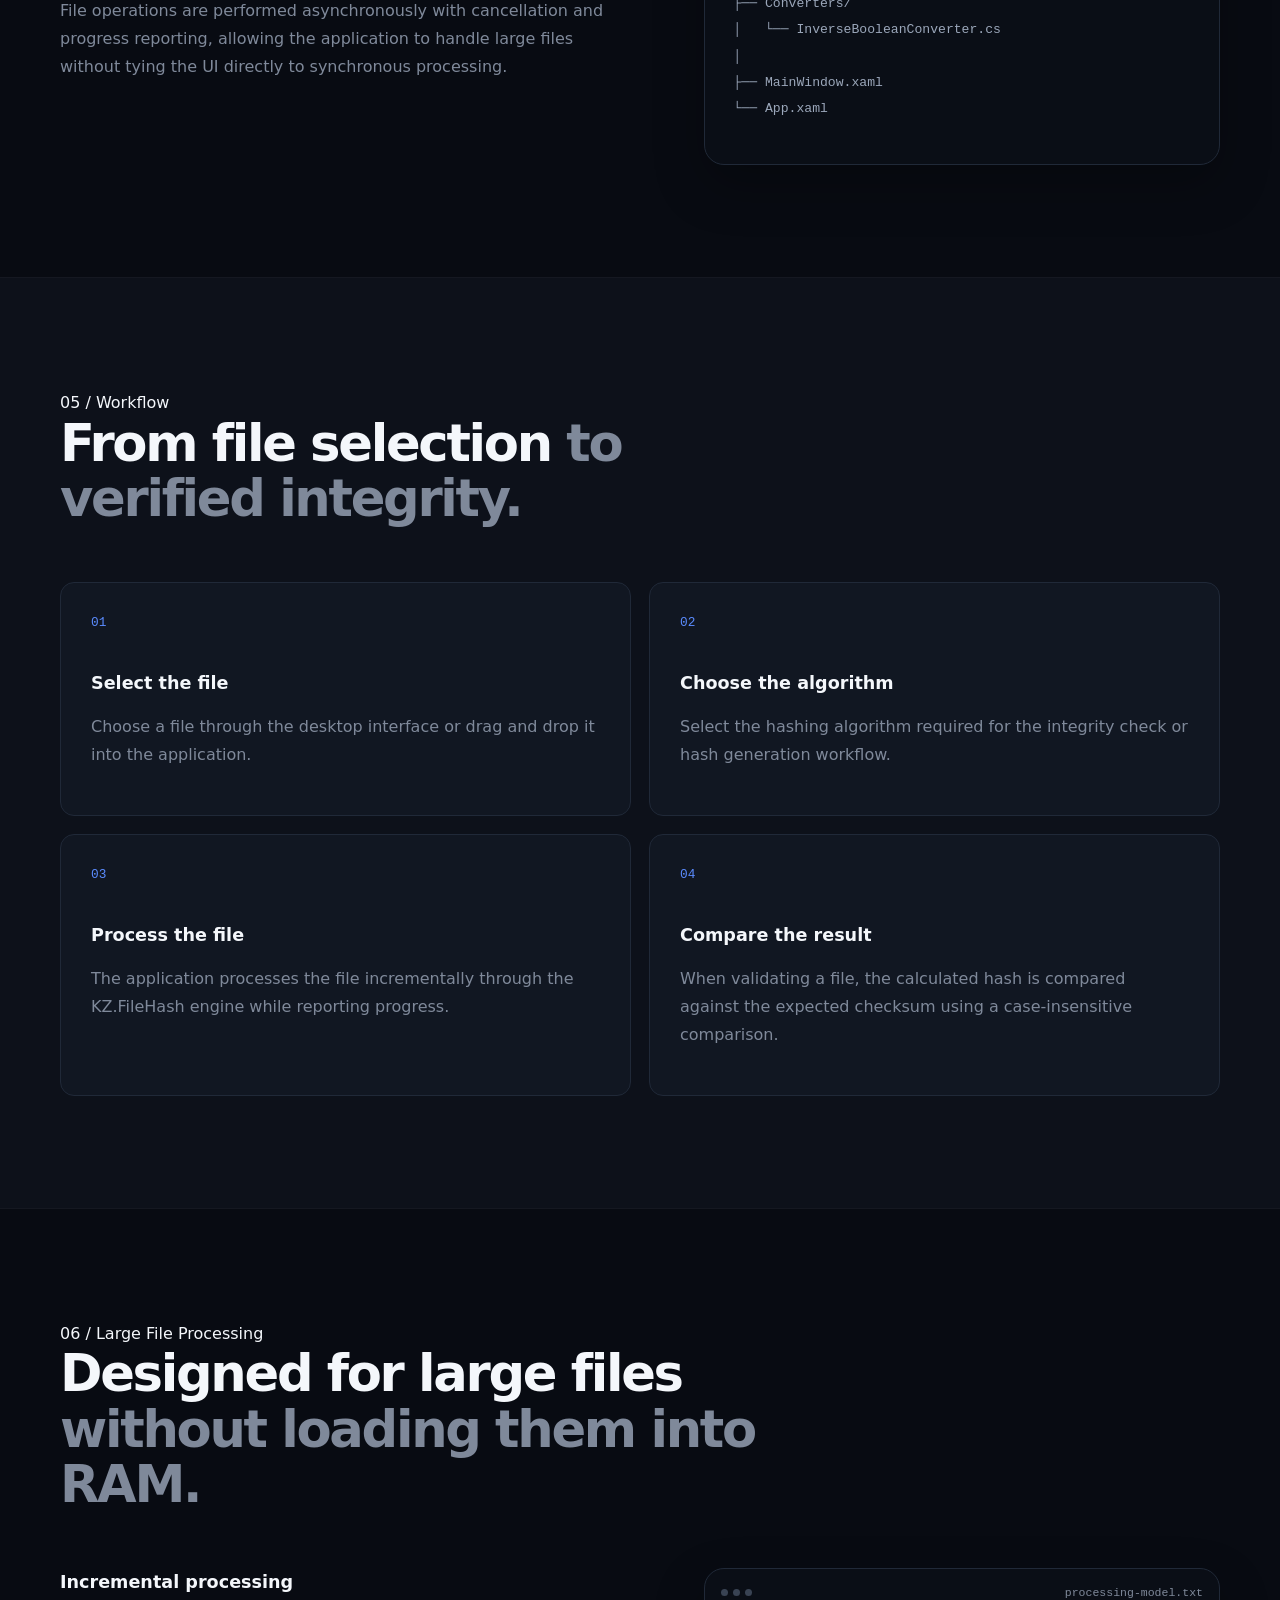
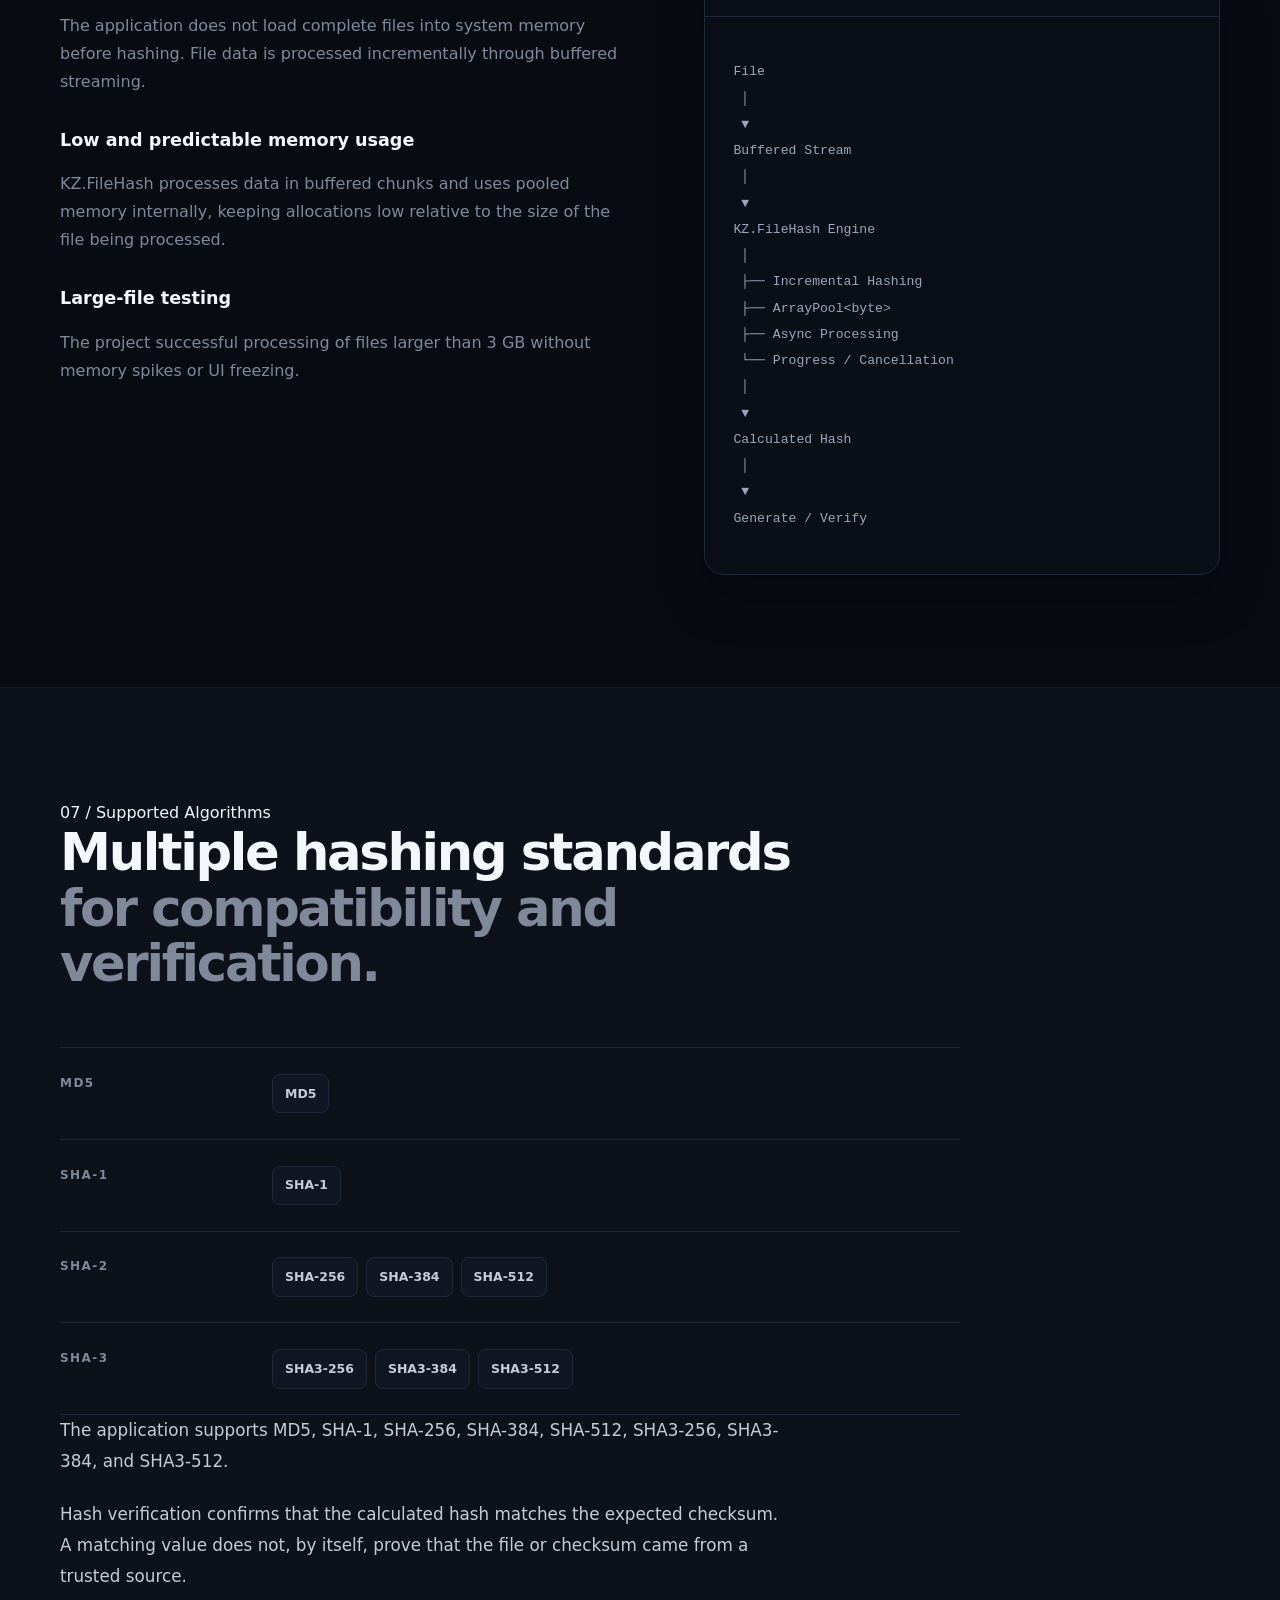
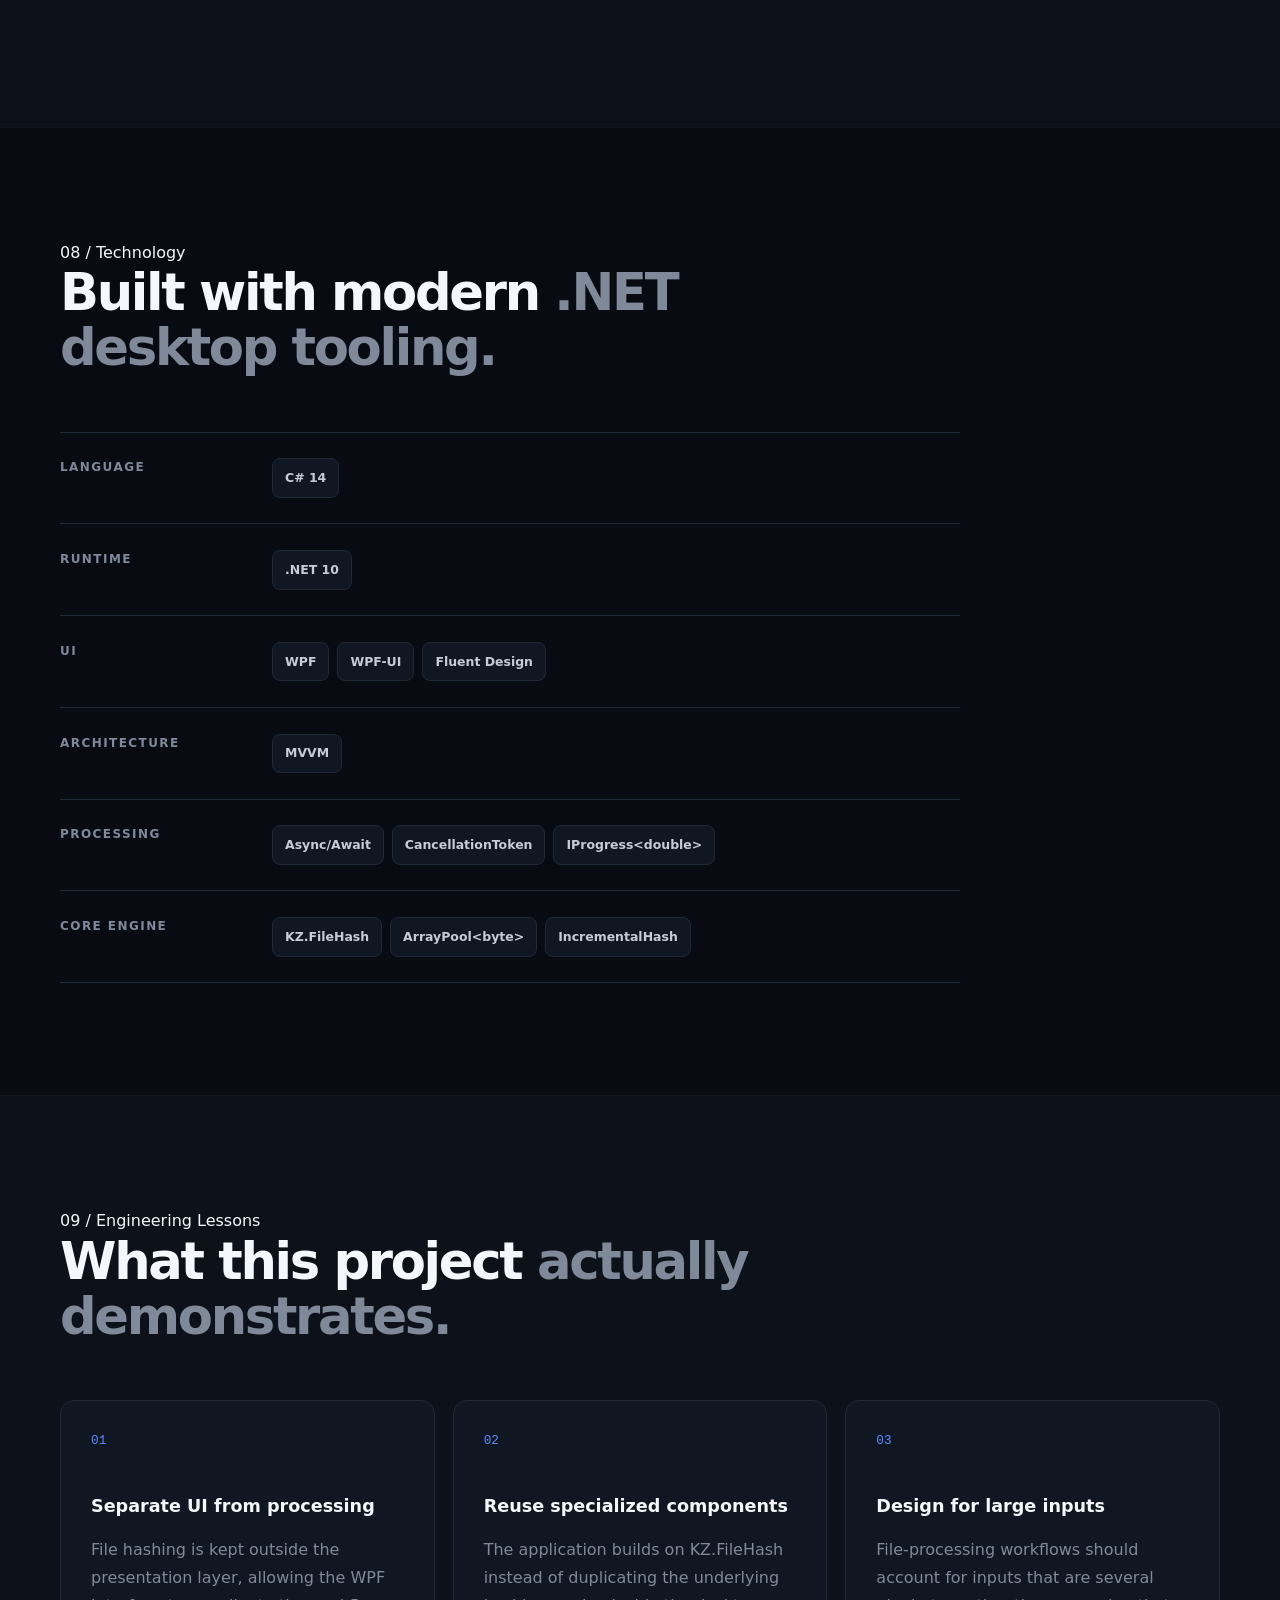
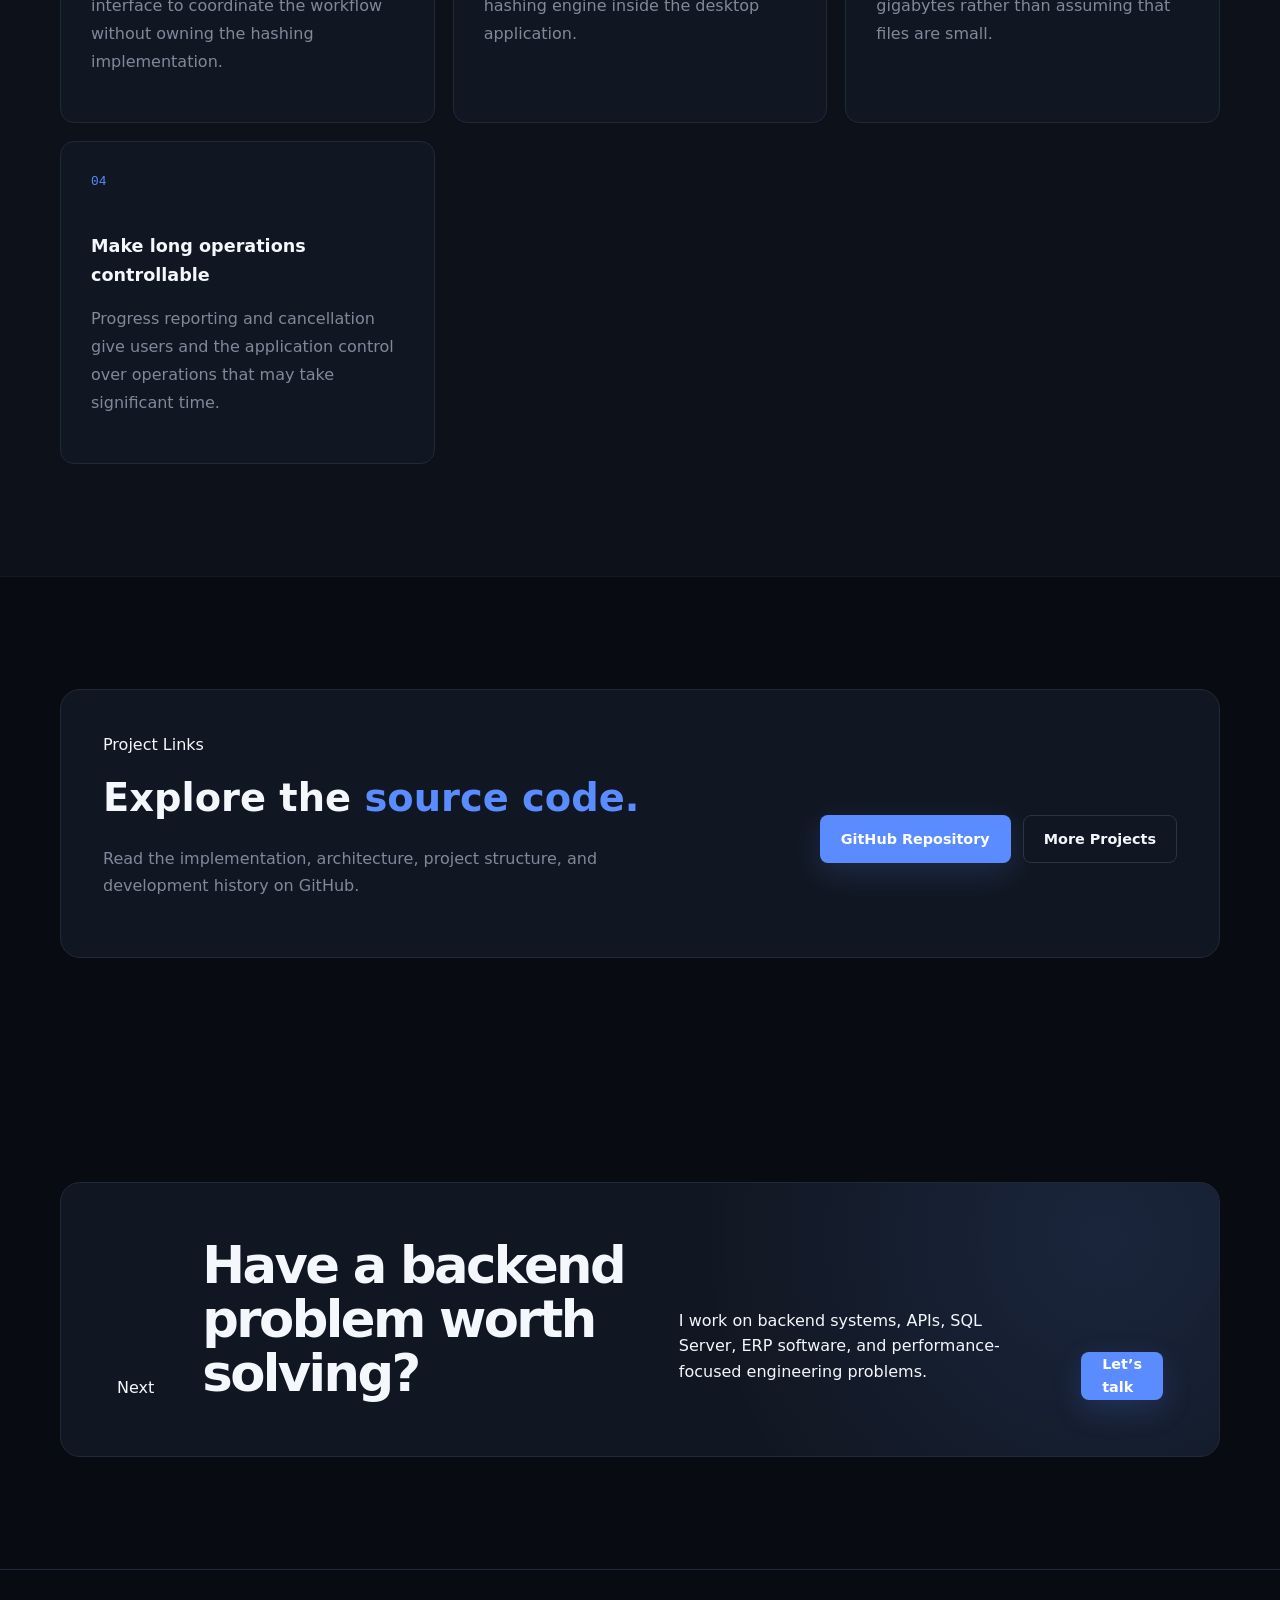
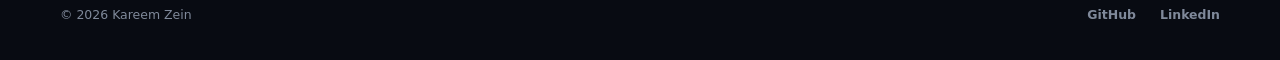
<file: projects/file-hash-generator/index.html>
<!DOCTYPE html>
<html lang="en">

<head>
    <script async src="https://www.googletagmanager.com/gtag/js?id=G-C9CJQXSVK6"></script>
    <script>
        window.dataLayer = window.dataLayer || [];
        function gtag(){dataLayer.push(arguments);}
        gtag('js', new Date());

        gtag('config', 'G-C9CJQXSVK6');

        gtag('event', 'page_info', {
            page_url: window.location.href,
            page_path: window.location.pathname,
            page_title: document.title
        });
    </script>
    <meta charset="UTF-8">

    <meta name="viewport" content="width=device-width, initial-scale=1.0">

    <title>
        File Hash Generator & Validator | Kareem Zein
    </title>

    <meta name="description"
        content="A Windows desktop application for generating and validating file hashes, built with C# and .NET 10, using WPF, MVVM, asynchronous processing, and the KZ.FileHash hashing engine.">

    <meta name="robots" content="index, follow">

    <link rel="canonical" href="https://kareem-zein.com/projects/file-hash-generator/">

    <!-- Open Graph -->
    <meta property="og:type" content="website">

    <meta property="og:title" content="File Hash Generator & Validator | Kareem Zein">

    <meta property="og:description"
        content="A Windows desktop application for generating and validating file hashes using WPF, MVVM, asynchronous processing, and the KZ.FileHash hashing engine.">

    <meta property="og:url" content="https://kareem-zein.com/projects/file-hash-generator/">

    <meta property="og:site_name" content="Kareem Zein">

    <!-- Twitter -->
    <meta name="twitter:card" content="summary">

    <meta name="twitter:title" content="File Hash Generator & Validator | Kareem Zein">

    <meta name="twitter:description"
        content="A Windows desktop application for generating and validating file hashes using WPF, MVVM, asynchronous processing, and the KZ.FileHash hashing engine.">

    <link rel="stylesheet" href="/css/style.css">

    <script type="application/ld+json">
{
    "@context": "https://schema.org",
    "@type": "SoftwareApplication",
    "@id": "https://kareem-zein.com/projects/file-hash-generator/#software",
    "name": "File Hash Generator & Validator",
    "description": "A Windows desktop application for generating and validating file hashes using WPF, MVVM, asynchronous processing, and the KZ.FileHash hashing engine.",
    "url": "https://kareem-zein.com/projects/file-hash-generator/",
    "applicationCategory": "DeveloperApplication",
    "operatingSystem": "Windows",
    "programmingLanguage": "C#",
    "softwareVersion": "1.0.0.1",
    "author": {
        "@type": "Person",
        "name": "Kareem Zein",
        "url": "https://kareem-zein.com/"
    },
    "codeRepository": "https://github.com/Kareem-Zein/FileHashGeneratorAndValidator"
}
</script>
</head>

<body>

    <header class="site-header">
        <div class="container navbar">

            <a href="/" class="logo">
                Kareem<span>-</span>Zein
            </a>

            <button class="nav-toggle" type="button" aria-expanded="false" aria-controls="site-navigation"
                aria-label="Open navigation">
                <span></span>
                <span></span>
                <span></span>
            </button>

            <nav id="site-navigation" class="nav-links" aria-label="Main navigation">
                <a href="/about/" aria-current="page">About</a>
                <a href="/experience/">Experience</a>
                <a href="/projects/">Projects</a>
                <a href="/contact/">Contact</a>
            </nav>

        </div>
    </header>


    <main>

        <!-- Hero -->
        <section class="page-hero project-detail-hero">

            <div class="container">

                <a href="/projects/" class="back-link">
                    ← Back to projects
                </a>

                <div class="project-detail-meta">

                    <span class="project-type">
                        Windows Desktop Application
                    </span>

                    <span class="project-status">
                        <span class="status-dot"></span>
                        Open Source
                    </span>

                </div>

                <h1>
                    File Hash Generator
                    <span>& Validator</span>
                </h1>

                <p class="page-hero-description">
                    A Windows desktop application for generating and validating
                    cryptographic file hashes, built with C# and .NET 10 using
                    WPF, MVVM, asynchronous processing, and the KZ.FileHash
                    hashing engine.
                </p>

                <div class="hero-actions">

                    <a href="https://github.com/Kareem-Zein/FileHashGeneratorAndValidator" class="button button-primary"
                        target="_blank" rel="noopener noreferrer">
                        View on GitHub
                    </a>

                    <a href="/projects/" class="button button-secondary">
                        All Projects
                    </a>

                </div>

            </div>

        </section>


        <!-- Overview -->
        <section class="section section-surface">

            <div class="container">

                <div class="section-header">

                    <span class="section-label">
                        01 / Overview
                    </span>

                    <h2>
                        A practical Windows tool
                        <span>for file integrity verification.</span>
                    </h2>

                </div>

                <div class="project-detail-grid">

                    <div class="project-detail-content">

                        <p>
                            File Hash Generator & Validator is a Windows desktop
                            application for generating cryptographic hashes and
                            verifying files against expected publisher checksums.
                        </p>

                        <p>
                            Starting from version 1.0.0.1, the application uses
                            KZ.FileHash as its underlying hashing engine, keeping
                            the hashing implementation separate from the desktop
                            application's presentation layer.
                        </p>

                        <p>
                            The application is designed for a simple integrity
                            workflow: select a file, calculate its hash, or
                            compare the calculated value against an expected
                            checksum.
                        </p>

                        <p>
                            All processing happens locally on the user's machine,
                            with no requirement to upload files or checksums to
                            an external service.
                        </p>

                    </div>


                    <div class="project-fact-card">

                        <div class="project-fact">
                            <span>Language</span>
                            <strong>C# 14</strong>
                        </div>

                        <div class="project-fact">
                            <span>Framework</span>
                            <strong>.NET 10</strong>
                        </div>

                        <div class="project-fact">
                            <span>UI</span>
                            <strong>WPF</strong>
                        </div>

                        <div class="project-fact">
                            <span>Architecture</span>
                            <strong>MVVM</strong>
                        </div>

                    </div>

                </div>

            </div>

        </section>


        <!-- Problem -->
        <section class="section">

            <div class="container">

                <div class="section-header">

                    <span class="section-label">
                        02 / Problem
                    </span>

                    <h2>
                        File verification is simple.
                        <span>The workflow still needs to be reliable.</span>
                    </h2>

                </div>


                <div class="project-problem">

                    <div class="project-problem-marker">
                        01
                    </div>

                    <div>

                        <h3>
                            Large file processing
                        </h3>

                        <p>
                            Hashing large files should not require loading the
                            complete file into memory. The application processes
                            file data incrementally through the KZ.FileHash engine.
                        </p>

                    </div>

                </div>


                <div class="project-problem">

                    <div class="project-problem-marker">
                        02
                    </div>

                    <div>

                        <h3>
                            Integrity verification
                        </h3>

                        <p>
                            Users need a straightforward way to compare a
                            calculated file hash against a checksum published
                            by the software or file provider.
                        </p>

                    </div>

                </div>


                <div class="project-problem">

                    <div class="project-problem-marker">
                        03
                    </div>

                    <div>

                        <h3>
                            Responsive desktop processing
                        </h3>

                        <p>
                            Hashing large files can take time. Asynchronous
                            processing, progress reporting, and cancellation
                            keep the application workflow responsive and
                            controllable.
                        </p>

                    </div>

                </div>


                <div class="project-problem">

                    <div class="project-problem-marker">
                        04
                    </div>

                    <div>

                        <h3>
                            Correct algorithm selection
                        </h3>

                        <p>
                            Expected hashes have algorithm-specific lengths.
                            The application validates the supplied hash length
                            and can suggest matching algorithms when the
                            selected algorithm does not match the expected value.
                        </p>

                    </div>

                </div>

            </div>

        </section>


        <!-- Features -->
        <section class="section section-surface">

            <div class="container">

                <div class="section-header">

                    <span class="section-label">
                        03 / Features
                    </span>

                    <h2>
                        Focused functionality.
                        <span>Built around a real verification workflow.</span>
                    </h2>

                </div>


                <div class="project-solution-grid">

                    <article class="project-solution-card">

                        <span class="project-card-number">
                            01
                        </span>

                        <h3>
                            Generate Hashes
                        </h3>

                        <p>
                            Calculate cryptographic hashes for selected files
                            using the supported hashing algorithms.
                        </p>

                    </article>


                    <article class="project-solution-card">

                        <span class="project-card-number">
                            02
                        </span>

                        <h3>
                            Verify Checksums
                        </h3>

                        <p>
                            Compare a calculated file hash against an expected
                            publisher checksum to verify file integrity.
                        </p>

                    </article>


                    <article class="project-solution-card">

                        <span class="project-card-number">
                            03
                        </span>

                        <h3>
                            Algorithm Suggestions
                        </h3>

                        <p>
                            Expected hash lengths are validated before processing,
                            allowing the application to detect potential algorithm
                            mismatches and suggest compatible algorithms.
                        </p>

                    </article>


                    <article class="project-solution-card">

                        <span class="project-card-number">
                            04
                        </span>

                        <h3>
                            Drag & Drop
                        </h3>

                        <p>
                            Files can be selected directly through the interface
                            or provided using the application's drag-and-drop
                            workflow.
                        </p>

                    </article>


                    <article class="project-solution-card">

                        <span class="project-card-number">
                            05
                        </span>

                        <h3>
                            Progress & Cancellation
                        </h3>

                        <p>
                            Long-running operations expose real-time progress
                            through IProgress&lt;double&gt; and support
                            cancellation through CancellationToken.
                        </p>

                    </article>


                    <article class="project-solution-card">

                        <span class="project-card-number">
                            06
                        </span>

                        <h3>
                            Offline Processing
                        </h3>

                        <p>
                            File hashing and verification are performed locally,
                            keeping the files and calculated values on the
                            user's machine.
                        </p>

                    </article>

                </div>

            </div>

        </section>


        <!-- Architecture -->
        <section class="section">

            <div class="container">

                <div class="section-header">

                    <span class="section-label">
                        04 / Architecture
                    </span>

                    <h2>
                        Separate the interface
                        <span>from the hashing engine.</span>
                    </h2>

                </div>


                <div class="technical-layout">

                    <div class="technical-content">

                        <h3>
                            MVVM application structure
                        </h3>

                        <p>
                            The application follows a lightweight MVVM structure,
                            separating the WPF interface from the application's
                            state and command handling.
                        </p>


                        <h3>
                            Dedicated hashing service
                        </h3>

                        <p>
                            File hashing is exposed through a dedicated
                            FileHashService rather than being embedded directly
                            into the view layer. The service integrates the
                            KZ.FileHash engine.
                        </p>


                        <h3>
                            Core application components
                        </h3>

                        <p>
                            The project contains dedicated models, services,
                            view models, commands, and converters, keeping the
                            desktop application structure lightweight and explicit.
                        </p>


                        <h3>
                            Local asynchronous processing
                        </h3>

                        <p>
                            File operations are performed asynchronously with
                            cancellation and progress reporting, allowing the
                            application to handle large files without tying the
                            UI directly to synchronous processing.
                        </p>

                    </div>


                    <div class="technical-code">

                        <div class="terminal-header">

                            <div class="terminal-dots">
                                <span></span>
                                <span></span>
                                <span></span>
                            </div>

                            <span>project-structure.txt</span>

                        </div>


                        <div class="terminal-body">

                            <pre><code>FileHashGeneratorAndValidator/
│
├── Core/
│   ├── Bindable.cs
│   └── RelayCommand.cs
│
├── Models/
│   └── HashOperationResult.cs
│
├── Services/
│   └── FileHashService.cs
│
├── ViewModels/
│   └── MainWindowViewModel.cs
│
├── Converters/
│   └── InverseBooleanConverter.cs
│
├── MainWindow.xaml
└── App.xaml</code></pre>

                        </div>

                    </div>

                </div>

            </div>

        </section>


        <!-- Workflow -->
        <section class="section section-surface">

            <div class="container">

                <div class="section-header">

                    <span class="section-label">
                        05 / Workflow
                    </span>

                    <h2>
                        From file selection
                        <span>to verified integrity.</span>
                    </h2>

                </div>


                <div class="project-solution-grid">

                    <article class="project-solution-card">

                        <span class="project-card-number">
                            01
                        </span>

                        <h3>
                            Select the file
                        </h3>

                        <p>
                            Choose a file through the desktop interface or
                            drag and drop it into the application.
                        </p>

                    </article>


                    <article class="project-solution-card">

                        <span class="project-card-number">
                            02
                        </span>

                        <h3>
                            Choose the algorithm
                        </h3>

                        <p>
                            Select the hashing algorithm required for the
                            integrity check or hash generation workflow.
                        </p>

                    </article>


                    <article class="project-solution-card">

                        <span class="project-card-number">
                            03
                        </span>

                        <h3>
                            Process the file
                        </h3>

                        <p>
                            The application processes the file incrementally
                            through the KZ.FileHash engine while reporting
                            progress.
                        </p>

                    </article>


                    <article class="project-solution-card">

                        <span class="project-card-number">
                            04
                        </span>

                        <h3>
                            Compare the result
                        </h3>

                        <p>
                            When validating a file, the calculated hash is
                            compared against the expected checksum using a
                            case-insensitive comparison.
                        </p>

                    </article>

                </div>

            </div>

        </section>


        <!-- Large File Performance -->
        <section class="section">

            <div class="container">

                <div class="section-header">

                    <span class="section-label">
                        06 / Large File Processing
                    </span>

                    <h2>
                        Designed for large files
                        <span>without loading them into RAM.</span>
                    </h2>

                </div>


                <div class="technical-layout">

                    <div class="technical-content">

                        <h3>
                            Incremental processing
                        </h3>

                        <p>
                            The application does not load complete files into
                            system memory before hashing. File data is processed
                            incrementally through buffered streaming.
                        </p>


                        <h3>
                            Low and predictable memory usage
                        </h3>

                        <p>
                            KZ.FileHash processes data in buffered chunks and
                            uses pooled memory internally, keeping allocations
                            low relative to the size of the file being processed.
                        </p>


                        <h3>
                            Large-file testing
                        </h3>

                        <p>
                            The project successful processing
                            of files larger than 3 GB without memory spikes or
                            UI freezing.
                        </p>

                    </div>


                    <div class="technical-code">

                        <div class="terminal-header">

                            <div class="terminal-dots">
                                <span></span>
                                <span></span>
                                <span></span>
                            </div>

                            <span>processing-model.txt</span>

                        </div>


                        <div class="terminal-body">

                            <pre><code>File
 │
 ▼
Buffered Stream
 │
 ▼
KZ.FileHash Engine
 │
 ├── Incremental Hashing
 ├── ArrayPool&lt;byte&gt;
 ├── Async Processing
 └── Progress / Cancellation
 │
 ▼
Calculated Hash
 │
 ▼
Generate / Verify</code></pre>

                        </div>

                    </div>

                </div>

            </div>

        </section>


        <!-- Supported Algorithms -->
        <section class="section section-surface">

            <div class="container">

                <div class="section-header">

                    <span class="section-label">
                        07 / Supported Algorithms
                    </span>

                    <h2>
                        Multiple hashing standards
                        <span>for compatibility and verification.</span>
                    </h2>

                </div>


                <div class="stack-layout">

                    <div class="stack-group">

                        <span class="stack-label">
                            MD5
                        </span>

                        <div class="stack-items">
                            <span>MD5</span>
                        </div>

                    </div>


                    <div class="stack-group">

                        <span class="stack-label">
                            SHA-1
                        </span>

                        <div class="stack-items">
                            <span>SHA-1</span>
                        </div>

                    </div>


                    <div class="stack-group">

                        <span class="stack-label">
                            SHA-2
                        </span>

                        <div class="stack-items">
                            <span>SHA-256</span>
                            <span>SHA-384</span>
                            <span>SHA-512</span>
                        </div>

                    </div>


                    <div class="stack-group">

                        <span class="stack-label">
                            SHA-3
                        </span>

                        <div class="stack-items">
                            <span>SHA3-256</span>
                            <span>SHA3-384</span>
                            <span>SHA3-512</span>
                        </div>

                    </div>

                </div>


                <div class="project-detail-content">

                    <p>
                        The application supports MD5, SHA-1, SHA-256, SHA-384,
                        SHA-512, SHA3-256, SHA3-384, and SHA3-512.
                    </p>

                    <p>
                        Hash verification confirms that the calculated hash
                        matches the expected checksum. A matching value does
                        not, by itself, prove that the file or checksum came
                        from a trusted source.
                    </p>

                </div>

            </div>

        </section>


        <!-- Technology -->
        <section class="section">

            <div class="container">

                <div class="section-header">

                    <span class="section-label">
                        08 / Technology
                    </span>

                    <h2>
                        Built with modern
                        <span>.NET desktop tooling.</span>
                    </h2>

                </div>


                <div class="stack-layout">

                    <div class="stack-group">

                        <span class="stack-label">
                            Language
                        </span>

                        <div class="stack-items">
                            <span>C# 14</span>
                        </div>

                    </div>


                    <div class="stack-group">

                        <span class="stack-label">
                            Runtime
                        </span>

                        <div class="stack-items">
                            <span>.NET 10</span>
                        </div>

                    </div>


                    <div class="stack-group">

                        <span class="stack-label">
                            UI
                        </span>

                        <div class="stack-items">
                            <span>WPF</span>
                            <span>WPF-UI</span>
                            <span>Fluent Design</span>
                        </div>

                    </div>


                    <div class="stack-group">

                        <span class="stack-label">
                            Architecture
                        </span>

                        <div class="stack-items">
                            <span>MVVM</span>
                        </div>

                    </div>


                    <div class="stack-group">

                        <span class="stack-label">
                            Processing
                        </span>

                        <div class="stack-items">
                            <span>Async/Await</span>
                            <span>CancellationToken</span>
                            <span>IProgress&lt;double&gt;</span>
                        </div>

                    </div>


                    <div class="stack-group">

                        <span class="stack-label">
                            Core Engine
                        </span>

                        <div class="stack-items">
                            <span>KZ.FileHash</span>
                            <span>ArrayPool&lt;byte&gt;</span>
                            <span>IncrementalHash</span>
                        </div>

                    </div>

                </div>

            </div>

        </section>


        <!-- Engineering Lessons -->
        <section class="section section-surface">

            <div class="container">

                <div class="section-header">

                    <span class="section-label">
                        09 / Engineering Lessons
                    </span>

                    <h2>
                        What this project
                        <span>actually demonstrates.</span>
                    </h2>

                </div>


                <div class="lessons-grid">

                    <article class="lesson-card">

                        <span>01</span>

                        <h3>
                            Separate UI from processing
                        </h3>

                        <p>
                            File hashing is kept outside the presentation layer,
                            allowing the WPF interface to coordinate the workflow
                            without owning the hashing implementation.
                        </p>

                    </article>


                    <article class="lesson-card">

                        <span>02</span>

                        <h3>
                            Reuse specialized components
                        </h3>

                        <p>
                            The application builds on KZ.FileHash instead of
                            duplicating the underlying hashing engine inside
                            the desktop application.
                        </p>

                    </article>


                    <article class="lesson-card">

                        <span>03</span>

                        <h3>
                            Design for large inputs
                        </h3>

                        <p>
                            File-processing workflows should account for inputs
                            that are several gigabytes rather than assuming
                            that files are small.
                        </p>

                    </article>


                    <article class="lesson-card">

                        <span>04</span>

                        <h3>
                            Make long operations controllable
                        </h3>

                        <p>
                            Progress reporting and cancellation give users and
                            the application control over operations that may
                            take significant time.
                        </p>

                    </article>

                </div>

            </div>

        </section>


        <!-- Project Links -->
        <section class="section">

            <div class="container">

                <div class="project-links-box">

                    <div>

                        <span class="section-label">
                            Project Links
                        </span>

                        <h2>
                            Explore the
                            <span>source code.</span>
                        </h2>

                        <p>
                            Read the implementation, architecture, project
                            structure, and development history on GitHub.
                        </p>

                    </div>


                    <div class="hero-actions">

                        <a href="https://github.com/Kareem-Zein/FileHashGeneratorAndValidator"
                            class="button button-primary" target="_blank" rel="noopener noreferrer">
                            GitHub Repository
                        </a>

                        <a href="/projects/" class="button button-secondary">
                            More Projects
                        </a>

                    </div>

                </div>

            </div>

        </section>


        <!-- CTA -->
        <section class="section">

            <div class="container">

                <div class="cta-box">

                    <span class="section-label">
                        Next
                    </span>

                    <h2>
                        Have a backend problem
                        <span>worth solving?</span>
                    </h2>

                    <p>
                        I work on backend systems, APIs, SQL Server, ERP
                        software, and performance-focused engineering problems.
                    </p>

                    <a href="/contact/" class="button button-primary">
                        Let’s talk
                    </a>

                </div>

            </div>

        </section>

    </main>


    <footer class="site-footer">
        <div class="container footer-content">
            <p>
                © 2026 Kareem Zein
            </p>
            <div class="footer-links">
                <a href="https://github.com/Kareem-Zein" target="_blank" rel="noopener noreferrer">
                    GitHub
                </a>
                <a href="https://www.linkedin.com/in/kareem-zein-" target="_blank" rel="noopener noreferrer">
                    LinkedIn
                </a>
            </div>
        </div>
    </footer>


    <script src="/js/script.js"></script>

</body>

</html>
</file>
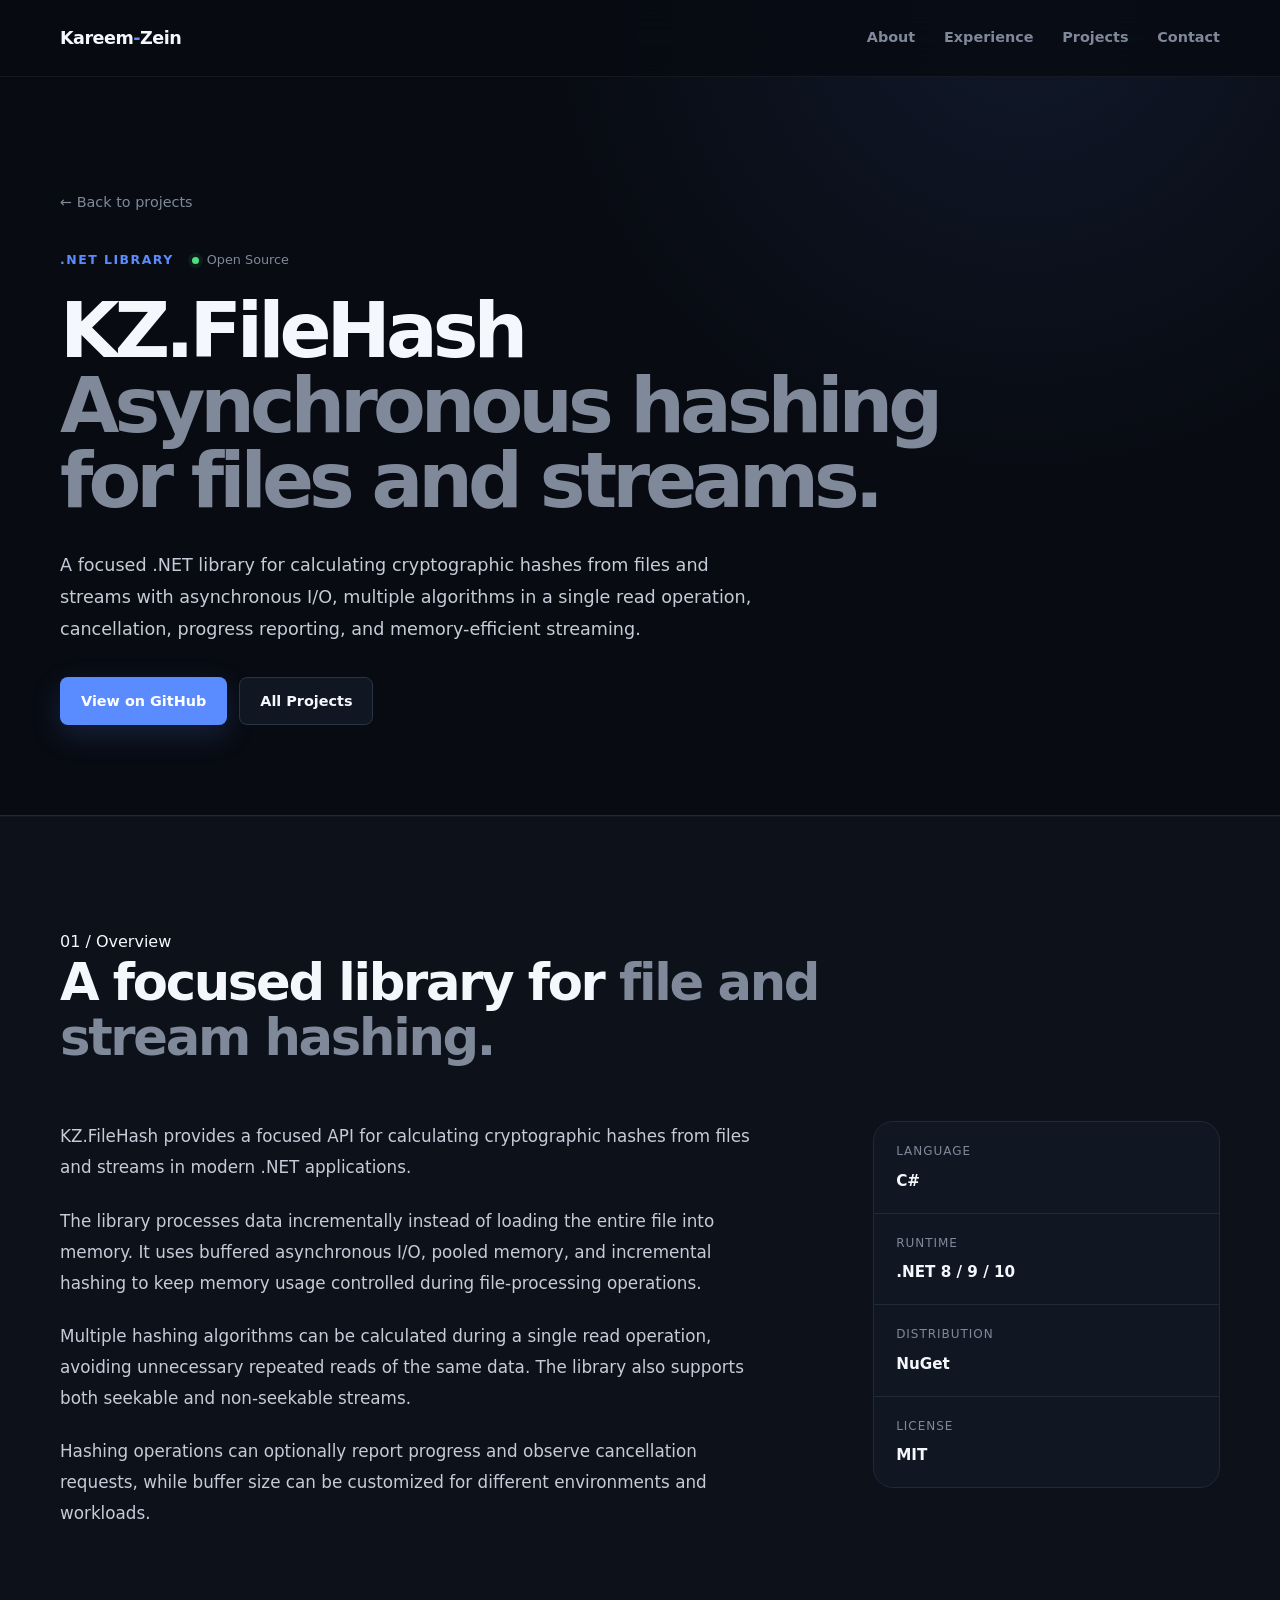
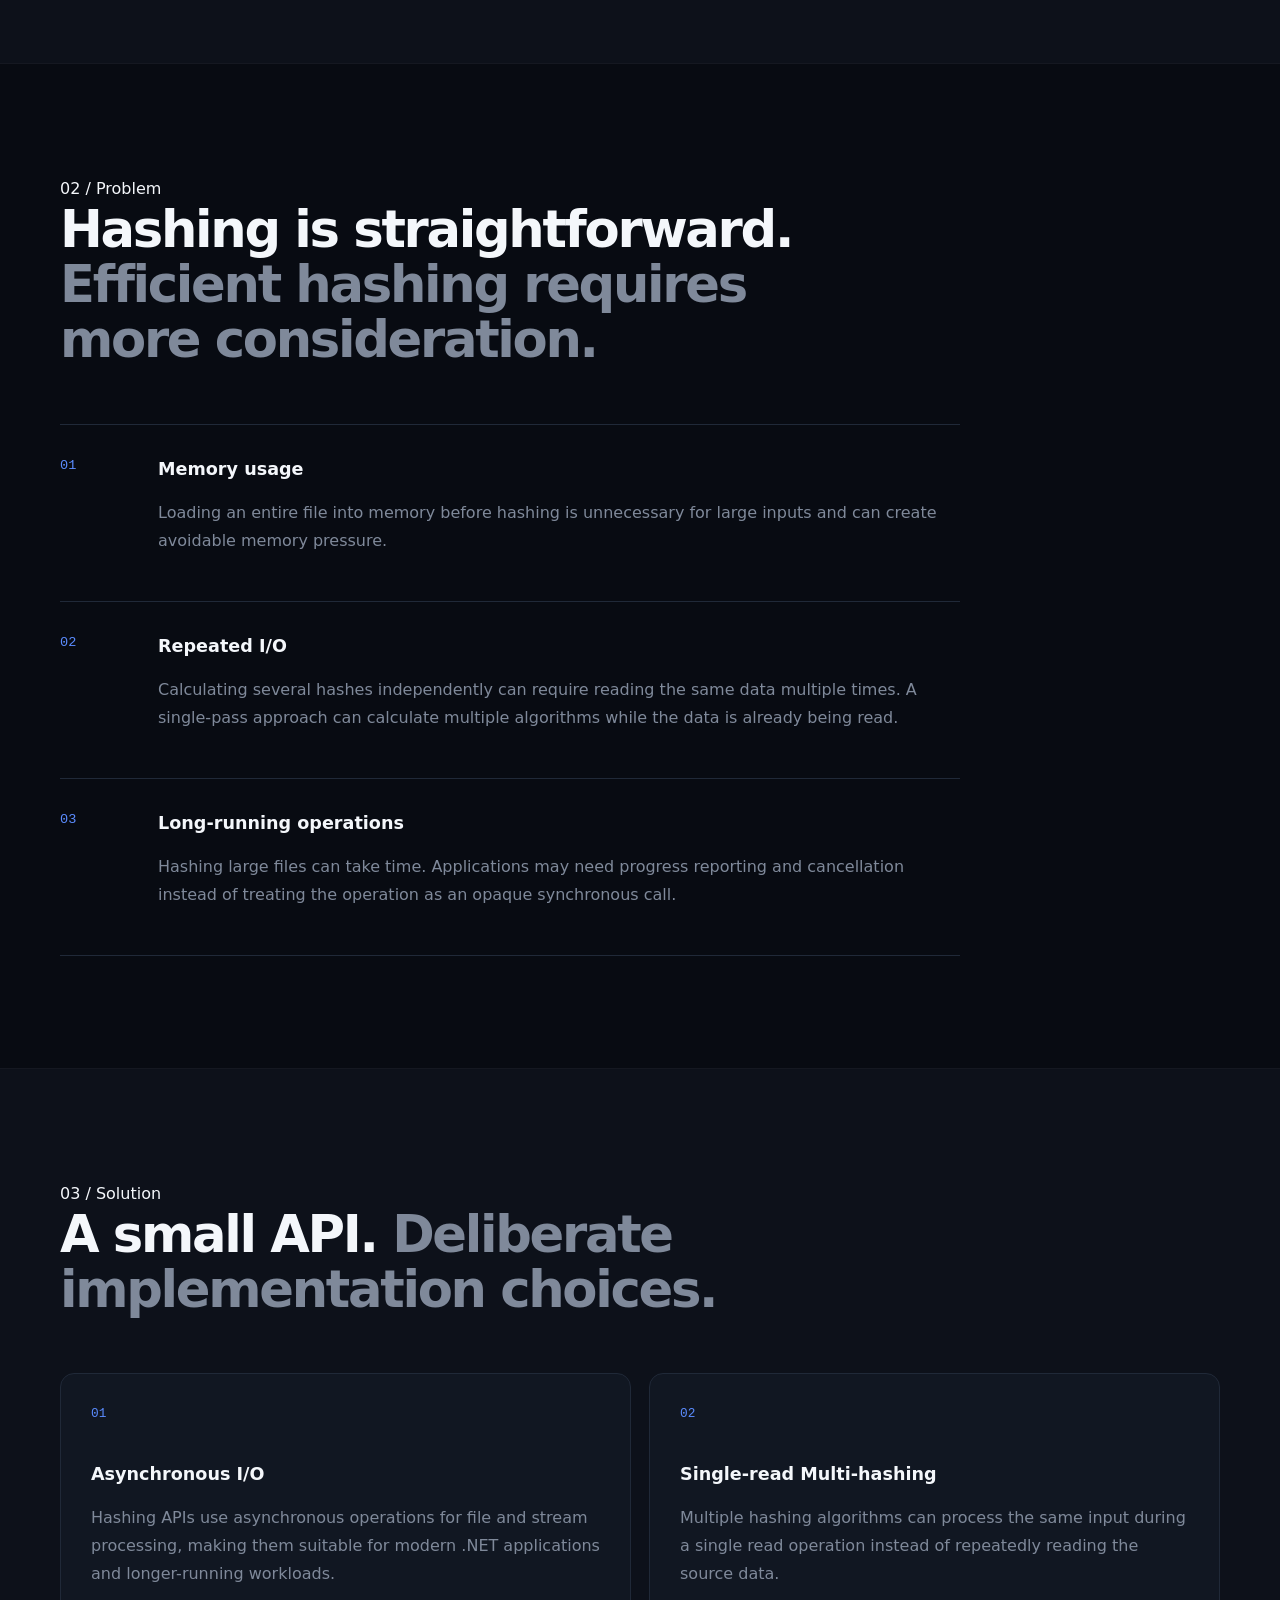
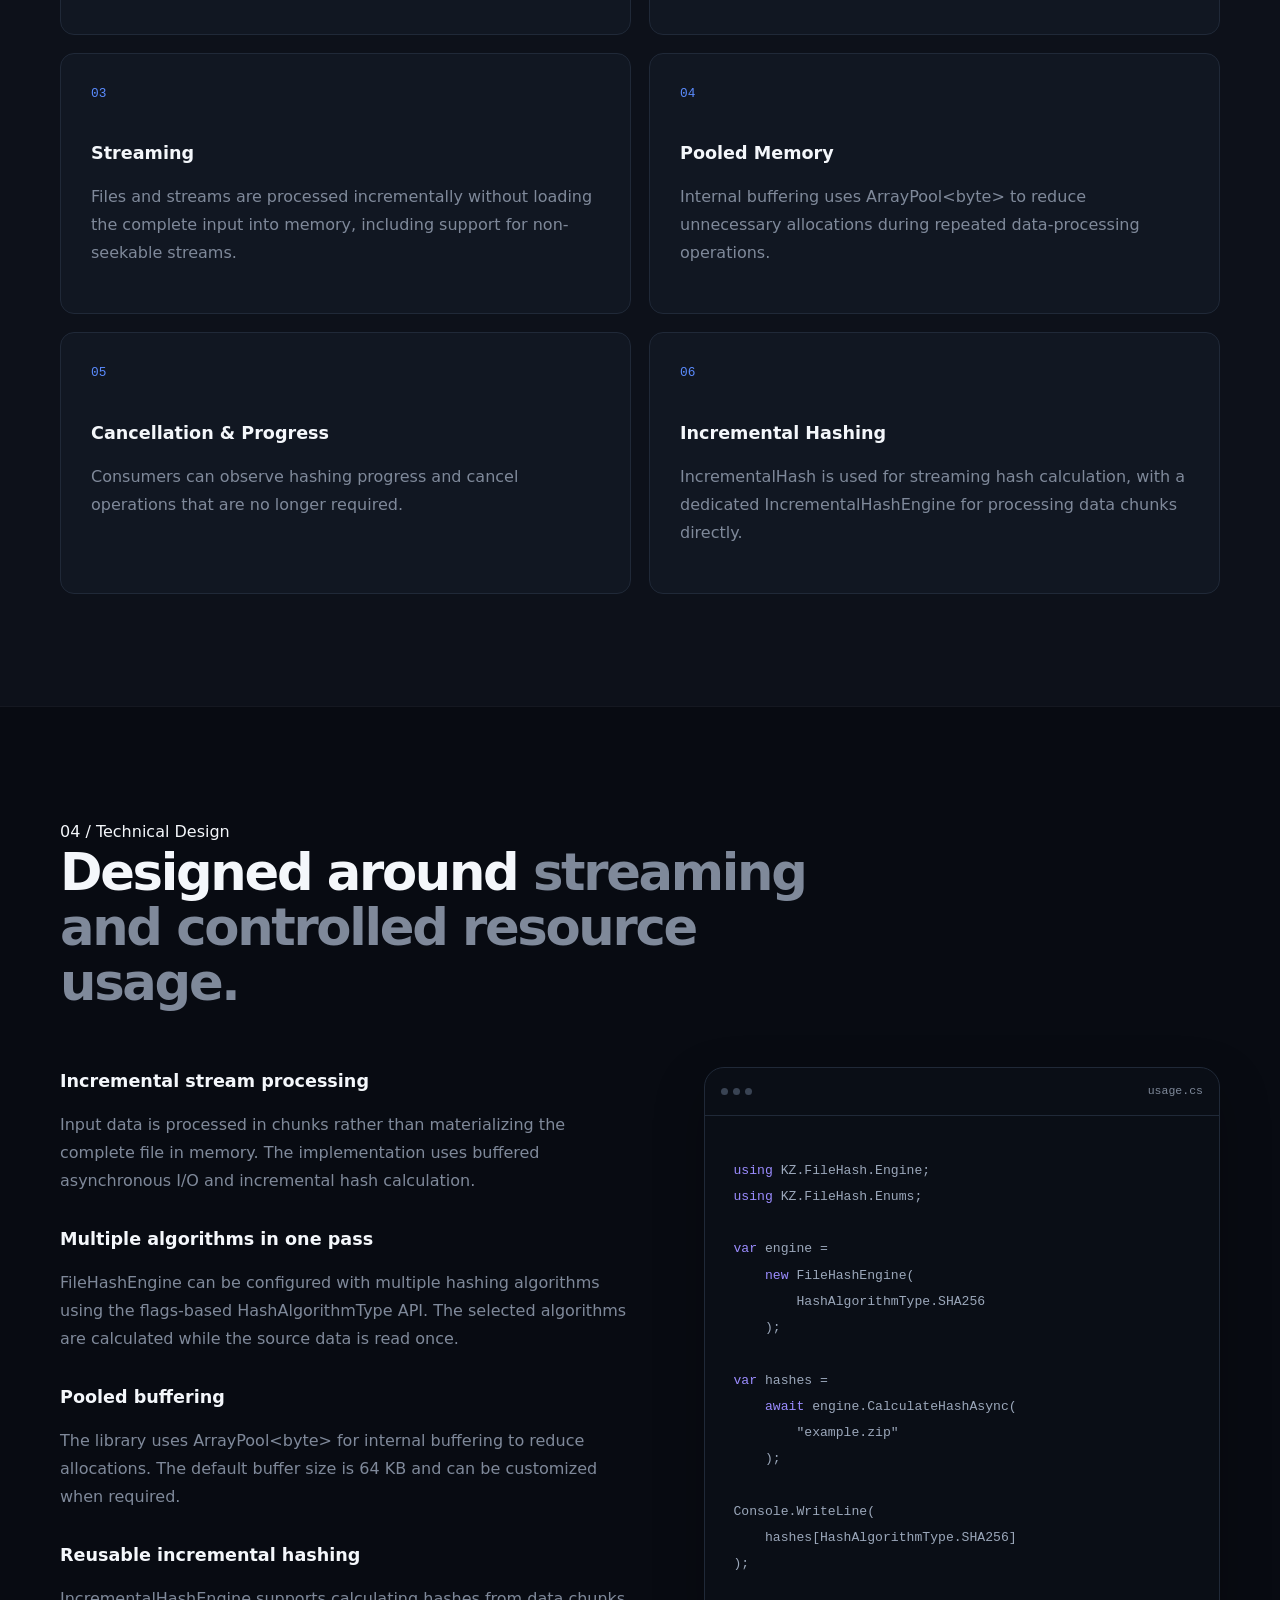
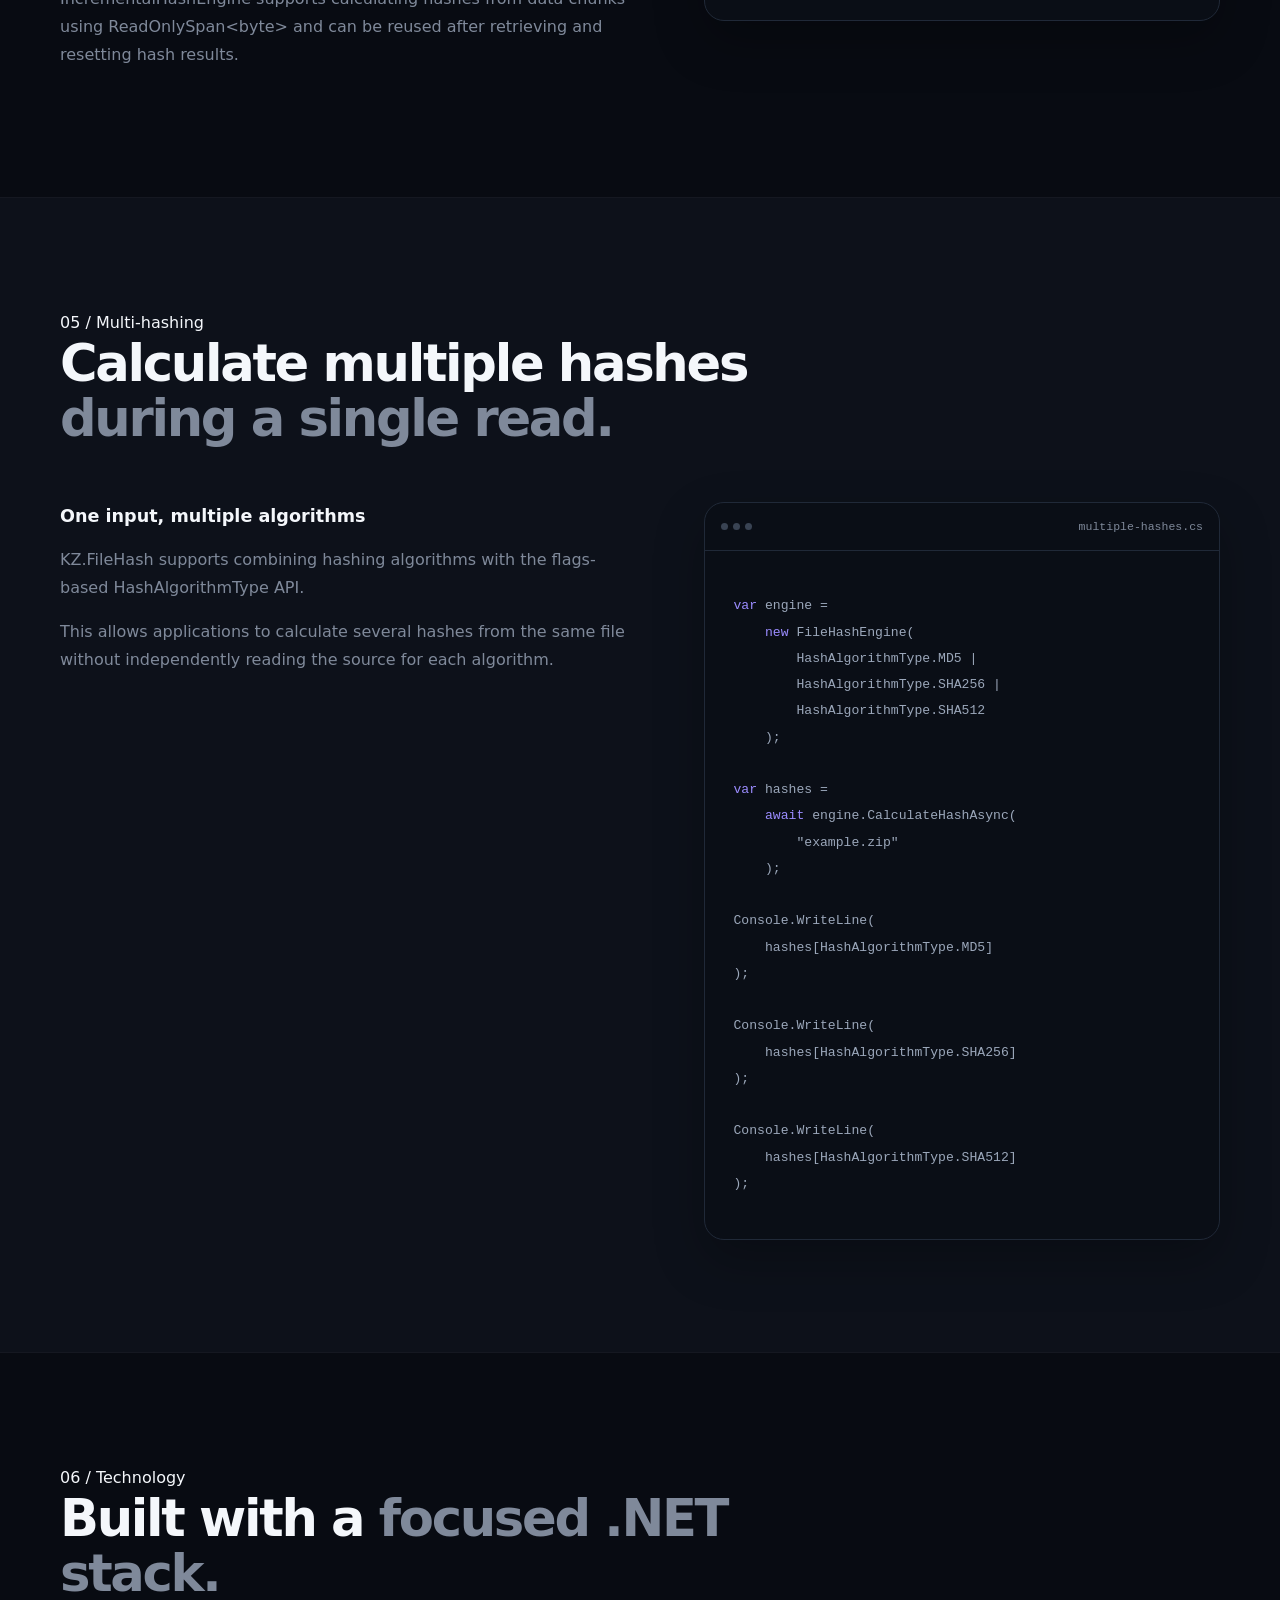
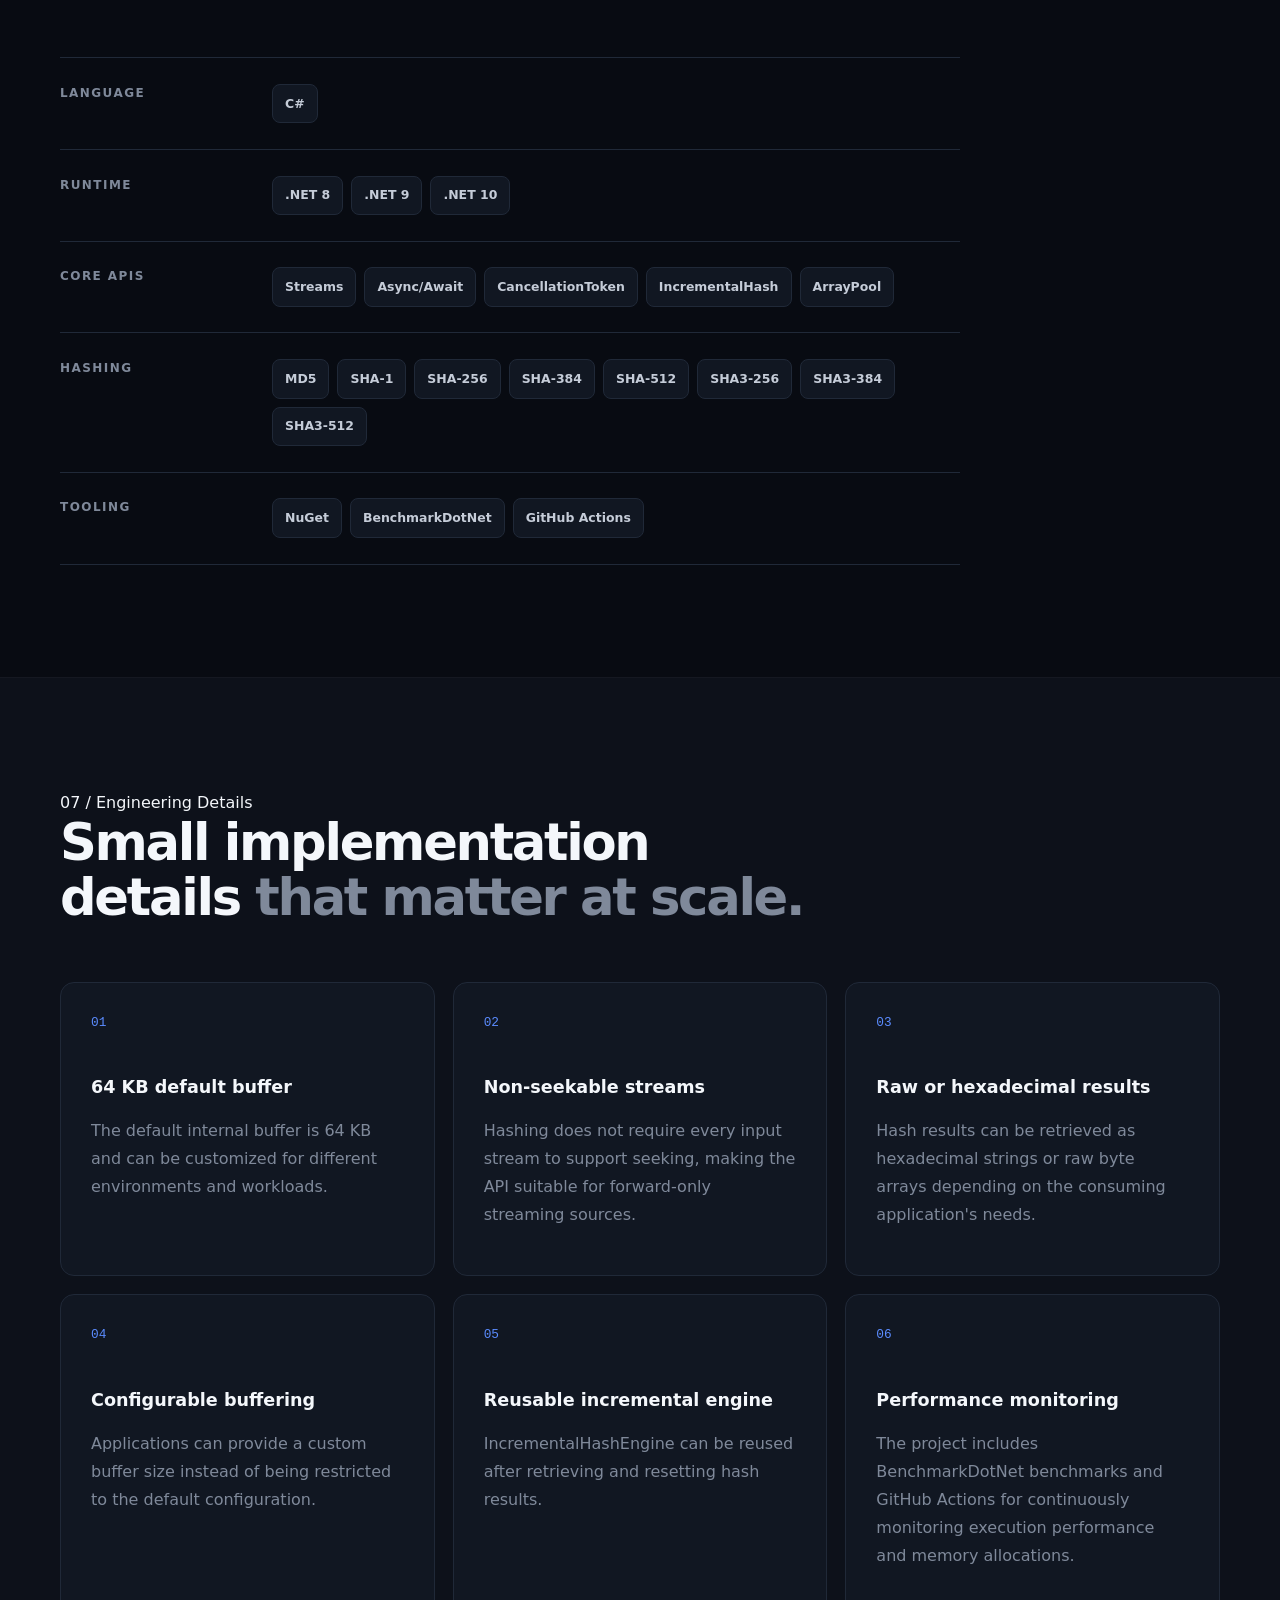
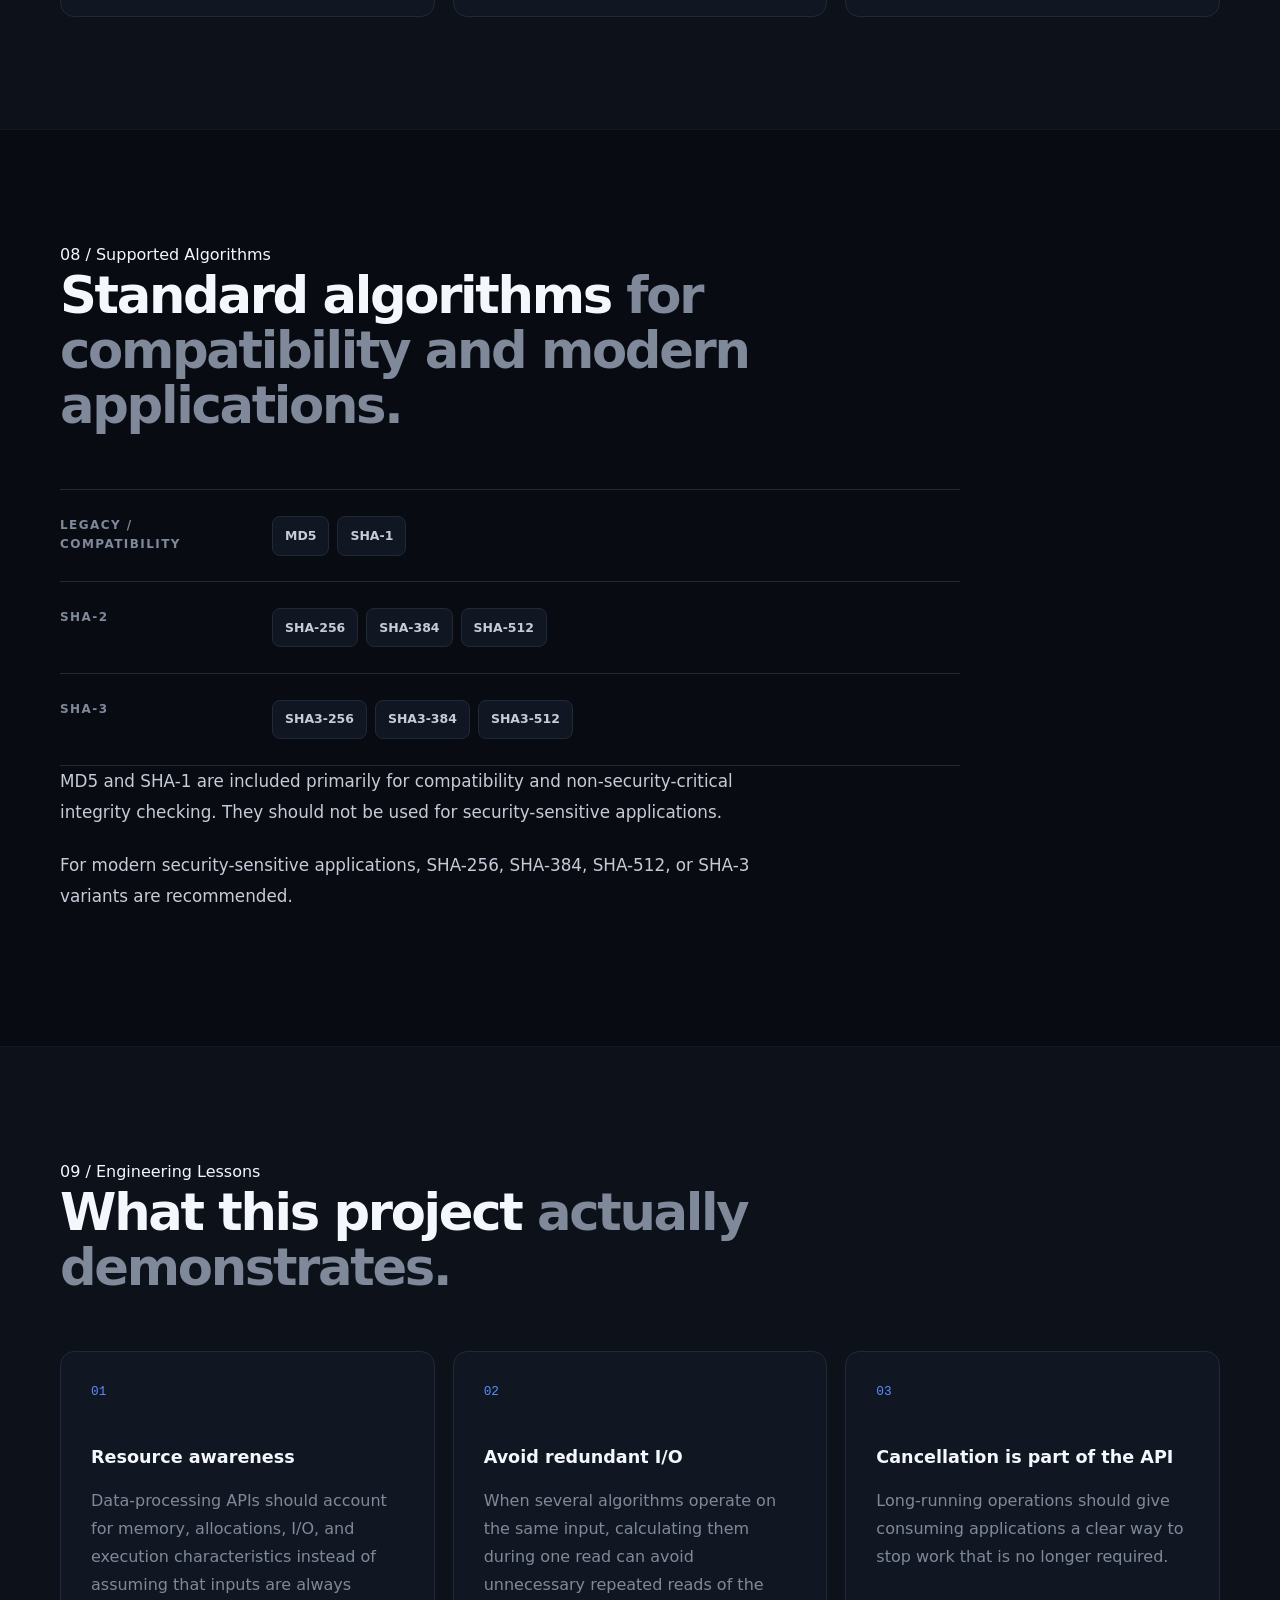
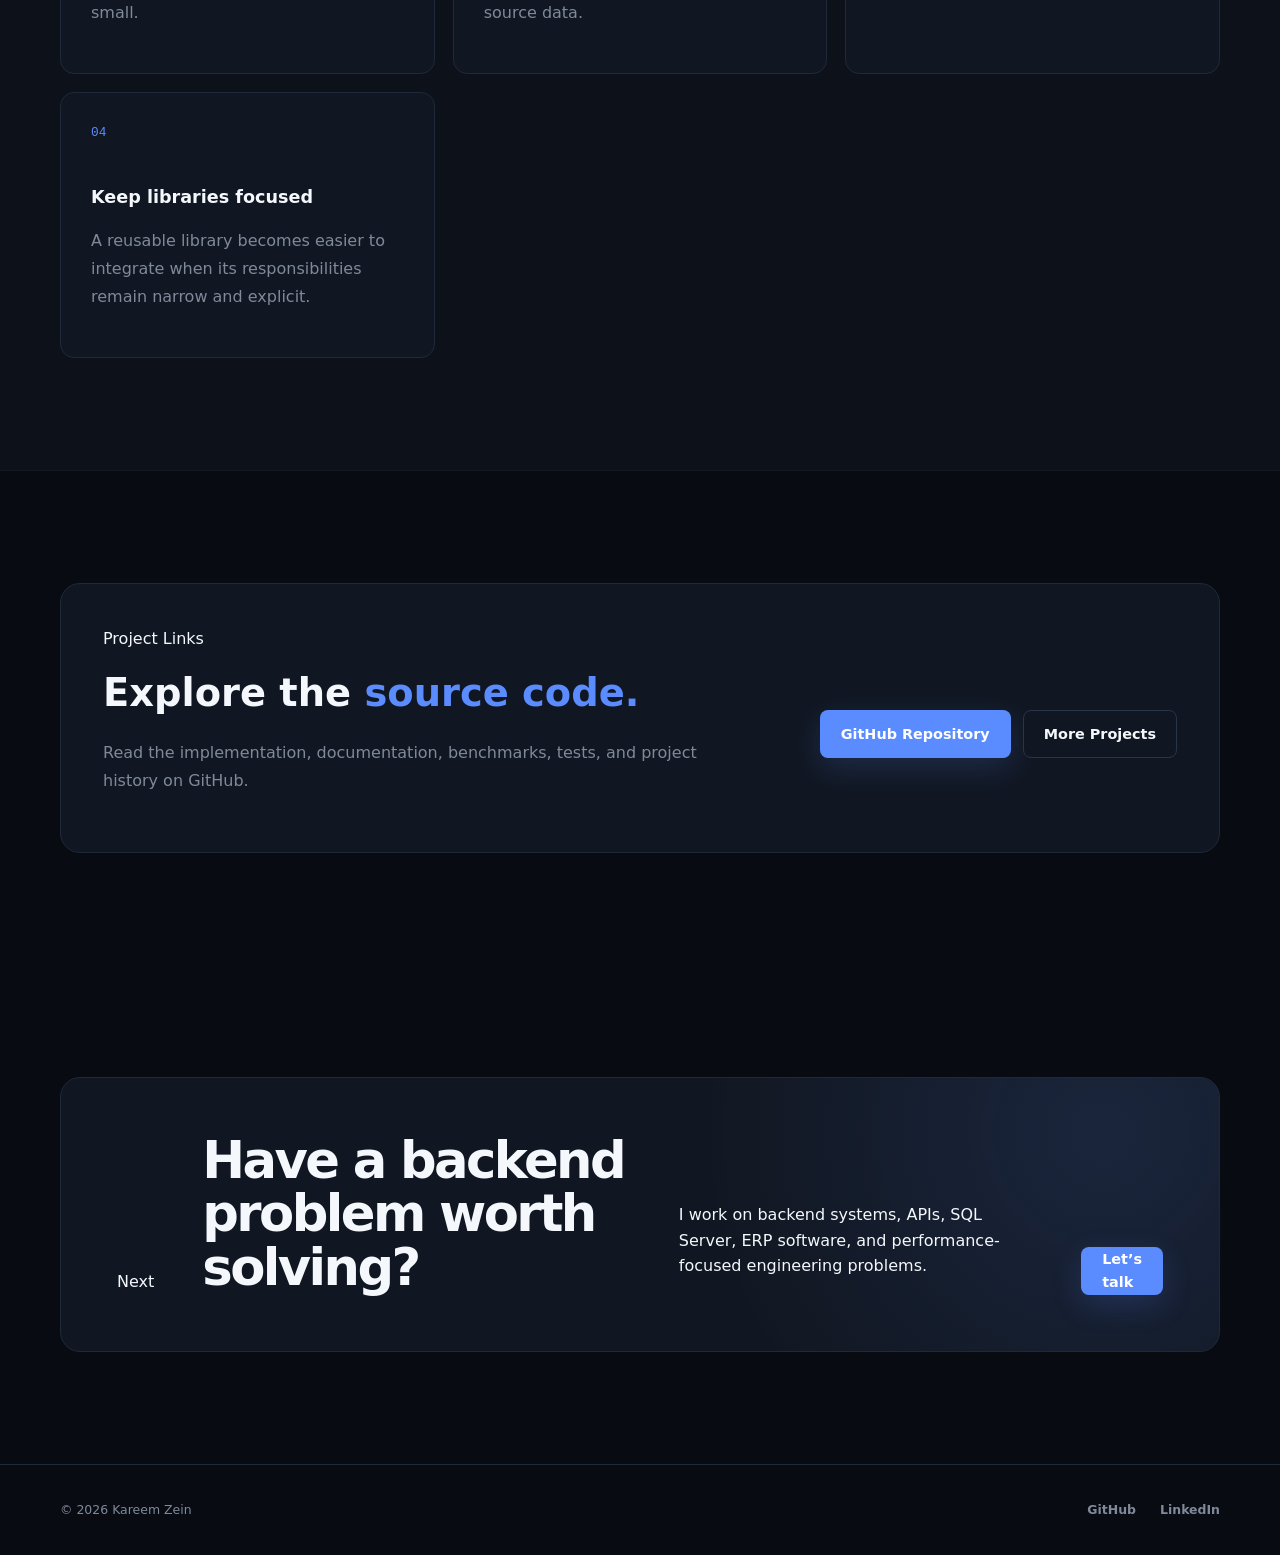
<file: projects/kz-filehash/index.html>
<!DOCTYPE html>
<html lang="en">

<head>
    <script async src="https://www.googletagmanager.com/gtag/js?id=G-C9CJQXSVK6"></script>
    <script>
        window.dataLayer = window.dataLayer || [];
        function gtag(){dataLayer.push(arguments);}
        gtag('js', new Date());

        gtag('config', 'G-C9CJQXSVK6');

        gtag('event', 'page_info', {
            page_url: window.location.href,
            page_path: window.location.pathname,
            page_title: document.title
        });
    </script>
    <meta charset="UTF-8">

    <meta name="viewport" content="width=device-width, initial-scale=1.0">

    <title>KZ.FileHash | Async .NET File & Stream Hashing Library</title>

    <meta name="description"
        content="KZ.FileHash is a lightweight .NET library for asynchronous cryptographic hashing of files and streams, with multi-algorithm hashing, cancellation, progress reporting, and memory-efficient streaming.">

    <meta name="robots" content="index, follow">

    <link rel="canonical" href="https://kareem-zein.com/projects/kz-filehash/">

    <!-- Open Graph -->
    <meta property="og:type" content="website">

    <meta property="og:title" content="KZ.FileHash | Async .NET File & Stream Hashing Library">

    <meta property="og:description"
        content="A lightweight .NET library for asynchronous cryptographic hashing of files and streams, with multi-algorithm hashing, cancellation, progress reporting, and memory-efficient streaming.">

    <meta property="og:url" content="https://kareem-zein.com/projects/kz-filehash/">

    <meta property="og:site_name" content="Kareem Zein">

    <!-- Twitter -->
    <meta name="twitter:card" content="summary">

    <meta name="twitter:title" content="KZ.FileHash | Async .NET File & Stream Hashing Library">

    <meta name="twitter:description"
        content="A lightweight .NET library for asynchronous cryptographic hashing of files and streams, with multi-algorithm hashing, cancellation, progress reporting, and memory-efficient streaming.">

    <link rel="stylesheet" href="/css/style.css">

    <script type="application/ld+json">
{
    "@context": "https://schema.org",
    "@type": "SoftwareSourceCode",
    "@id": "https://kareem-zein.com/projects/kz-filehash/#software",
    "name": "KZ.FileHash",
    "description": "A lightweight .NET library for asynchronous cryptographic hashing of files and streams, with multi-algorithm hashing, cancellation, progress reporting, and memory-efficient streaming.",
    "url": "https://kareem-zein.com/projects/kz-filehash/",
    "codeRepository": "https://github.com/Kareem-Zein/KZ.FileHash",
    "programmingLanguage": "C#",
    "runtimePlatform": ".NET",
    "author": {
        "@type": "Person",
        "name": "Kareem Zein",
        "url": "https://kareem-zein.com/"
    },
    "license": "https://opensource.org/licenses/MIT"
}
</script>
</head>

<body>

    <header class="site-header">
        <div class="container navbar">

            <a href="/" class="logo">
                Kareem<span>-</span>Zein
            </a>

            <button class="nav-toggle" type="button" aria-expanded="false" aria-controls="site-navigation"
                aria-label="Open navigation">
                <span></span>
                <span></span>
                <span></span>
            </button>

            <nav id="site-navigation" class="nav-links" aria-label="Main navigation">
                <a href="/about/" aria-current="page">About</a>
                <a href="/experience/">Experience</a>
                <a href="/projects/">Projects</a>
                <a href="/contact/">Contact</a>
            </nav>

        </div>
    </header>


    <main>

        <!-- Project Hero -->
        <section class="page-hero project-detail-hero">
            <div class="container">

                <a href="/projects/" class="back-link">
                    ← Back to projects
                </a>

                <div class="project-detail-meta">
                    <span class="project-type">.NET Library</span>

                    <span class="project-status">
                        <span class="status-dot"></span>
                        Open Source
                    </span>
                </div>

                <h1>
                    KZ.FileHash
                    <span>Asynchronous hashing for files and streams.</span>
                </h1>

                <p class="page-hero-description">
                    A focused .NET library for calculating cryptographic hashes
                    from files and streams with asynchronous I/O, multiple
                    algorithms in a single read operation, cancellation,
                    progress reporting, and memory-efficient streaming.
                </p>

                <div class="hero-actions">

                    <a href="https://github.com/Kareem-Zein/KZ.FileHash" class="button button-primary" target="_blank"
                        rel="noopener noreferrer">
                        View on GitHub
                    </a>

                    <a href="/projects/" class="button button-secondary">
                        All Projects
                    </a>

                </div>

            </div>
        </section>


        <!-- Overview -->
        <section class="section section-surface">
            <div class="container">

                <div class="section-header">
                    <span class="section-label">01 / Overview</span>

                    <h2>
                        A focused library for
                        <span>file and stream hashing.</span>
                    </h2>
                </div>

                <div class="project-detail-grid">

                    <div class="project-detail-content">

                        <p>
                            KZ.FileHash provides a focused API for calculating
                            cryptographic hashes from files and streams in
                            modern .NET applications.
                        </p>

                        <p>
                            The library processes data incrementally instead of
                            loading the entire file into memory. It uses buffered
                            asynchronous I/O, pooled memory, and incremental
                            hashing to keep memory usage controlled during
                            file-processing operations.
                        </p>

                        <p>
                            Multiple hashing algorithms can be calculated during
                            a single read operation, avoiding unnecessary repeated
                            reads of the same data. The library also supports both
                            seekable and non-seekable streams.
                        </p>

                        <p>
                            Hashing operations can optionally report progress and
                            observe cancellation requests, while buffer size can
                            be customized for different environments and workloads.
                        </p>

                    </div>

                    <div class="project-fact-card">

                        <div class="project-fact">
                            <span>Language</span>
                            <strong>C#</strong>
                        </div>

                        <div class="project-fact">
                            <span>Runtime</span>
                            <strong>.NET 8 / 9 / 10</strong>
                        </div>

                        <div class="project-fact">
                            <span>Distribution</span>
                            <strong>NuGet</strong>
                        </div>

                        <div class="project-fact">
                            <span>License</span>
                            <strong>MIT</strong>
                        </div>

                    </div>

                </div>

            </div>
        </section>


        <!-- Problem -->
        <section class="section">
            <div class="container">

                <div class="section-header">
                    <span class="section-label">02 / Problem</span>

                    <h2>
                        Hashing is straightforward.
                        <span>Efficient hashing requires more consideration.</span>
                    </h2>
                </div>

                <div class="project-problem">

                    <div class="project-problem-marker">
                        01
                    </div>

                    <div>
                        <h3>Memory usage</h3>

                        <p>
                            Loading an entire file into memory before hashing is
                            unnecessary for large inputs and can create avoidable
                            memory pressure.
                        </p>
                    </div>

                </div>

                <div class="project-problem">

                    <div class="project-problem-marker">
                        02
                    </div>

                    <div>
                        <h3>Repeated I/O</h3>

                        <p>
                            Calculating several hashes independently can require
                            reading the same data multiple times. A single-pass
                            approach can calculate multiple algorithms while the
                            data is already being read.
                        </p>
                    </div>

                </div>

                <div class="project-problem">

                    <div class="project-problem-marker">
                        03
                    </div>

                    <div>
                        <h3>Long-running operations</h3>

                        <p>
                            Hashing large files can take time. Applications may
                            need progress reporting and cancellation instead of
                            treating the operation as an opaque synchronous call.
                        </p>
                    </div>

                </div>

            </div>
        </section>


        <!-- Solution -->
        <section class="section section-surface">
            <div class="container">

                <div class="section-header">
                    <span class="section-label">03 / Solution</span>

                    <h2>
                        A small API.
                        <span>Deliberate implementation choices.</span>
                    </h2>
                </div>

                <div class="project-solution-grid">

                    <article class="project-solution-card">
                        <span class="project-card-number">01</span>

                        <h3>Asynchronous I/O</h3>

                        <p>
                            Hashing APIs use asynchronous operations for file and
                            stream processing, making them suitable for modern
                            .NET applications and longer-running workloads.
                        </p>
                    </article>

                    <article class="project-solution-card">
                        <span class="project-card-number">02</span>

                        <h3>Single-read Multi-hashing</h3>

                        <p>
                            Multiple hashing algorithms can process the same input
                            during a single read operation instead of repeatedly
                            reading the source data.
                        </p>
                    </article>

                    <article class="project-solution-card">
                        <span class="project-card-number">03</span>

                        <h3>Streaming</h3>

                        <p>
                            Files and streams are processed incrementally without
                            loading the complete input into memory, including
                            support for non-seekable streams.
                        </p>
                    </article>

                    <article class="project-solution-card">
                        <span class="project-card-number">04</span>

                        <h3>Pooled Memory</h3>

                        <p>
                            Internal buffering uses ArrayPool&lt;byte&gt; to reduce
                            unnecessary allocations during repeated data-processing
                            operations.
                        </p>
                    </article>

                    <article class="project-solution-card">
                        <span class="project-card-number">05</span>

                        <h3>Cancellation & Progress</h3>

                        <p>
                            Consumers can observe hashing progress and cancel
                            operations that are no longer required.
                        </p>
                    </article>

                    <article class="project-solution-card">
                        <span class="project-card-number">06</span>

                        <h3>Incremental Hashing</h3>

                        <p>
                            IncrementalHash is used for streaming hash calculation,
                            with a dedicated IncrementalHashEngine for processing
                            data chunks directly.
                        </p>
                    </article>

                </div>

            </div>
        </section>


        <!-- Technical Design -->
        <section class="section">
            <div class="container">

                <div class="section-header">
                    <span class="section-label">04 / Technical Design</span>

                    <h2>
                        Designed around
                        <span>streaming and controlled resource usage.</span>
                    </h2>
                </div>

                <div class="technical-layout">

                    <div class="technical-content">

                        <h3>Incremental stream processing</h3>

                        <p>
                            Input data is processed in chunks rather than
                            materializing the complete file in memory. The
                            implementation uses buffered asynchronous I/O and
                            incremental hash calculation.
                        </p>

                        <h3>Multiple algorithms in one pass</h3>

                        <p>
                            FileHashEngine can be configured with multiple hashing
                            algorithms using the flags-based HashAlgorithmType
                            API. The selected algorithms are calculated while the
                            source data is read once.
                        </p>

                        <h3>Pooled buffering</h3>

                        <p>
                            The library uses ArrayPool&lt;byte&gt; for internal
                            buffering to reduce allocations. The default buffer
                            size is 64 KB and can be customized when required.
                        </p>

                        <h3>Reusable incremental hashing</h3>

                        <p>
                            IncrementalHashEngine supports calculating hashes from
                            data chunks using ReadOnlySpan&lt;byte&gt; and can be
                            reused after retrieving and resetting hash results.
                        </p>

                    </div>

                    <div class="technical-code">

                        <div class="terminal-header">

                            <div class="terminal-dots">
                                <span></span>
                                <span></span>
                                <span></span>
                            </div>

                            <span>usage.cs</span>

                        </div>

                        <div class="terminal-body">
                            <pre><code><span class="code-keyword">using</span> KZ.FileHash.Engine;
<span class="code-keyword">using</span> KZ.FileHash.Enums;

<span class="code-keyword">var</span> engine =
    <span class="code-keyword">new</span> FileHashEngine(
        HashAlgorithmType.SHA256
    );

<span class="code-keyword">var</span> hashes =
    <span class="code-keyword">await</span> engine.CalculateHashAsync(
        <span class="code-string">"example.zip"</span>
    );

Console.WriteLine(
    hashes[HashAlgorithmType.SHA256]
);</code></pre>
                        </div>

                    </div>

                </div>

            </div>
        </section>


        <!-- Multiple Algorithms -->
        <section class="section section-surface">
            <div class="container">

                <div class="section-header">
                    <span class="section-label">05 / Multi-hashing</span>

                    <h2>
                        Calculate multiple hashes
                        <span>during a single read.</span>
                    </h2>
                </div>

                <div class="technical-layout">

                    <div class="technical-content">

                        <h3>One input, multiple algorithms</h3>

                        <p>
                            KZ.FileHash supports combining hashing algorithms with
                            the flags-based HashAlgorithmType API.
                        </p>

                        <p>
                            This allows applications to calculate several hashes
                            from the same file without independently reading the
                            source for each algorithm.
                        </p>

                    </div>

                    <div class="technical-code">

                        <div class="terminal-header">

                            <div class="terminal-dots">
                                <span></span>
                                <span></span>
                                <span></span>
                            </div>

                            <span>multiple-hashes.cs</span>

                        </div>

                        <div class="terminal-body">
                            <pre><code><span class="code-keyword">var</span> engine =
    <span class="code-keyword">new</span> FileHashEngine(
        HashAlgorithmType.MD5 |
        HashAlgorithmType.SHA256 |
        HashAlgorithmType.SHA512
    );

<span class="code-keyword">var</span> hashes =
    <span class="code-keyword">await</span> engine.CalculateHashAsync(
        <span class="code-string">"example.zip"</span>
    );

Console.WriteLine(
    hashes[HashAlgorithmType.MD5]
);

Console.WriteLine(
    hashes[HashAlgorithmType.SHA256]
);

Console.WriteLine(
    hashes[HashAlgorithmType.SHA512]
);</code></pre>
                        </div>

                    </div>

                </div>

            </div>
        </section>


        <!-- Technology -->
        <section class="section">
            <div class="container">

                <div class="section-header">
                    <span class="section-label">06 / Technology</span>

                    <h2>
                        Built with a
                        <span>focused .NET stack.</span>
                    </h2>
                </div>

                <div class="stack-layout">

                    <div class="stack-group">

                        <span class="stack-label">Language</span>

                        <div class="stack-items">
                            <span>C#</span>
                        </div>

                    </div>

                    <div class="stack-group">

                        <span class="stack-label">Runtime</span>

                        <div class="stack-items">
                            <span>.NET 8</span>
                            <span>.NET 9</span>
                            <span>.NET 10</span>
                        </div>

                    </div>

                    <div class="stack-group">

                        <span class="stack-label">Core APIs</span>

                        <div class="stack-items">
                            <span>Streams</span>
                            <span>Async/Await</span>
                            <span>CancellationToken</span>
                            <span>IncrementalHash</span>
                            <span>ArrayPool</span>
                        </div>

                    </div>

                    <div class="stack-group">

                        <span class="stack-label">Hashing</span>

                        <div class="stack-items">
                            <span>MD5</span>
                            <span>SHA-1</span>
                            <span>SHA-256</span>
                            <span>SHA-384</span>
                            <span>SHA-512</span>
                            <span>SHA3-256</span>
                            <span>SHA3-384</span>
                            <span>SHA3-512</span>
                        </div>

                    </div>

                    <div class="stack-group">

                        <span class="stack-label">Tooling</span>

                        <div class="stack-items">
                            <span>NuGet</span>
                            <span>BenchmarkDotNet</span>
                            <span>GitHub Actions</span>
                        </div>

                    </div>

                </div>

            </div>
        </section>


        <!-- Engineering Details -->
        <section class="section section-surface">
            <div class="container">

                <div class="section-header">
                    <span class="section-label">07 / Engineering Details</span>

                    <h2>
                        Small implementation details
                        <span>that matter at scale.</span>
                    </h2>
                </div>

                <div class="lessons-grid">

                    <article class="lesson-card">

                        <span>01</span>

                        <h3>64 KB default buffer</h3>

                        <p>
                            The default internal buffer is 64 KB and can be
                            customized for different environments and workloads.
                        </p>

                    </article>

                    <article class="lesson-card">

                        <span>02</span>

                        <h3>Non-seekable streams</h3>

                        <p>
                            Hashing does not require every input stream to support
                            seeking, making the API suitable for forward-only
                            streaming sources.
                        </p>

                    </article>

                    <article class="lesson-card">

                        <span>03</span>

                        <h3>Raw or hexadecimal results</h3>

                        <p>
                            Hash results can be retrieved as hexadecimal strings
                            or raw byte arrays depending on the consuming
                            application's needs.
                        </p>

                    </article>

                    <article class="lesson-card">

                        <span>04</span>

                        <h3>Configurable buffering</h3>

                        <p>
                            Applications can provide a custom buffer size instead
                            of being restricted to the default configuration.
                        </p>

                    </article>

                    <article class="lesson-card">

                        <span>05</span>

                        <h3>Reusable incremental engine</h3>

                        <p>
                            IncrementalHashEngine can be reused after retrieving
                            and resetting hash results.
                        </p>

                    </article>

                    <article class="lesson-card">

                        <span>06</span>

                        <h3>Performance monitoring</h3>

                        <p>
                            The project includes BenchmarkDotNet benchmarks and
                            GitHub Actions for continuously monitoring execution
                            performance and memory allocations.
                        </p>

                    </article>

                </div>

            </div>
        </section>


        <!-- Algorithms -->
        <section class="section">
            <div class="container">

                <div class="section-header">
                    <span class="section-label">08 / Supported Algorithms</span>

                    <h2>
                        Standard algorithms
                        <span>for compatibility and modern applications.</span>
                    </h2>
                </div>

                <div class="stack-layout">

                    <div class="stack-group">

                        <span class="stack-label">Legacy / Compatibility</span>

                        <div class="stack-items">
                            <span>MD5</span>
                            <span>SHA-1</span>
                        </div>

                    </div>

                    <div class="stack-group">

                        <span class="stack-label">SHA-2</span>

                        <div class="stack-items">
                            <span>SHA-256</span>
                            <span>SHA-384</span>
                            <span>SHA-512</span>
                        </div>

                    </div>

                    <div class="stack-group">

                        <span class="stack-label">SHA-3</span>

                        <div class="stack-items">
                            <span>SHA3-256</span>
                            <span>SHA3-384</span>
                            <span>SHA3-512</span>
                        </div>

                    </div>

                </div>

                <div class="project-detail-content">

                    <p>
                        MD5 and SHA-1 are included primarily for compatibility and
                        non-security-critical integrity checking. They should not
                        be used for security-sensitive applications.
                    </p>

                    <p>
                        For modern security-sensitive applications, SHA-256,
                        SHA-384, SHA-512, or SHA-3 variants are recommended.
                    </p>

                </div>

            </div>
        </section>


        <!-- Engineering Lessons -->
        <section class="section section-surface">
            <div class="container">

                <div class="section-header">
                    <span class="section-label">09 / Engineering Lessons</span>

                    <h2>
                        What this project
                        <span>actually demonstrates.</span>
                    </h2>
                </div>

                <div class="lessons-grid">

                    <article class="lesson-card">

                        <span>01</span>

                        <h3>Resource awareness</h3>

                        <p>
                            Data-processing APIs should account for memory,
                            allocations, I/O, and execution characteristics
                            instead of assuming that inputs are always small.
                        </p>

                    </article>

                    <article class="lesson-card">

                        <span>02</span>

                        <h3>Avoid redundant I/O</h3>

                        <p>
                            When several algorithms operate on the same input,
                            calculating them during one read can avoid unnecessary
                            repeated reads of the source data.
                        </p>

                    </article>

                    <article class="lesson-card">

                        <span>03</span>

                        <h3>Cancellation is part of the API</h3>

                        <p>
                            Long-running operations should give consuming
                            applications a clear way to stop work that is no
                            longer required.
                        </p>

                    </article>

                    <article class="lesson-card">

                        <span>04</span>

                        <h3>Keep libraries focused</h3>

                        <p>
                            A reusable library becomes easier to integrate when
                            its responsibilities remain narrow and explicit.
                        </p>

                    </article>

                </div>

            </div>
        </section>


        <!-- Project Links -->
        <section class="section">
            <div class="container">

                <div class="project-links-box">

                    <div>

                        <span class="section-label">Project Links</span>

                        <h2>
                            Explore the
                            <span>source code.</span>
                        </h2>

                        <p>
                            Read the implementation, documentation, benchmarks,
                            tests, and project history on GitHub.
                        </p>

                    </div>

                    <div class="hero-actions">

                        <a href="https://github.com/Kareem-Zein/KZ.FileHash" class="button button-primary"
                            target="_blank" rel="noopener noreferrer">
                            GitHub Repository
                        </a>

                        <a href="/projects/" class="button button-secondary">
                            More Projects
                        </a>

                    </div>

                </div>

            </div>
        </section>


        <!-- CTA -->
        <section class="section">
            <div class="container">

                <div class="cta-box">

                    <span class="section-label">Next</span>

                    <h2>
                        Have a backend problem
                        <span>worth solving?</span>
                    </h2>

                    <p>
                        I work on backend systems, APIs, SQL Server, ERP software,
                        and performance-focused engineering problems.
                    </p>

                    <a href="/contact/" class="button button-primary">
                        Let’s talk
                    </a>

                </div>

            </div>
        </section>

    </main>


    <footer class="site-footer">
        <div class="container footer-content">
            <p>
                © 2026 Kareem Zein
            </p>
            <div class="footer-links">
                <a href="https://github.com/Kareem-Zein" target="_blank" rel="noopener noreferrer">
                    GitHub
                </a>
                <a href="https://www.linkedin.com/in/kareem-zein-" target="_blank" rel="noopener noreferrer">
                    LinkedIn
                </a>
            </div>
        </div>
    </footer>


    <script src="/js/script.js"></script>

</body>

</html>
</file>
<file: css/style.css>
:root {
    --bg: #080b12;
    --bg-soft: #0d111a;
    --surface: #111722;
    --surface-hover: #151c29;

    --text: #f4f7fb;
    --text-soft: #c5ccd8;
    --text-muted: #7f899a;

    --border: #202938;
    --border-light: #293446;

    --primary: #5b8cff;
    --primary-hover: #79a1ff;
    --accent: #8b7cff;
    --success: #4ade80;

    --container-width: 1160px;

    --radius-sm: 8px;
    --radius-md: 14px;
    --radius-lg: 20px;

    --transition-fast: 180ms ease;
}


/* =========================================================
   RESET
   ========================================================= */

*,
*::before,
*::after {
    box-sizing: border-box;
}

html {
    scroll-behavior: smooth;
    color-scheme: dark;
}

body {
    margin: 0;
    background:
        radial-gradient(circle at 80% 0%,
            rgba(91, 140, 255, 0.10),
            transparent 30rem),
        var(--bg);
    color: var(--text);
    font-family:
        Inter,
        ui-sans-serif,
        system-ui,
        -apple-system,
        BlinkMacSystemFont,
        "Segoe UI",
        sans-serif;
    line-height: 1.6;
    -webkit-font-smoothing: antialiased;
    text-rendering: optimizeLegibility;
}

img {
    display: block;
    max-width: 100%;
    height: auto;
}

a {
    color: inherit;
    text-decoration: none;
}

button,
input,
textarea {
    font: inherit;
}

button {
    color: inherit;
}

button:not(:disabled) {
    cursor: pointer;
}


/* =========================================================
   LAYOUT
   ========================================================= */

.container {
    width: min(calc(100% - 2rem),
            var(--container-width));
    margin-inline: auto;
}


/* =========================================================
   HEADER / NAVIGATION
   ========================================================= */

.site-header {
    position: sticky;
    top: 0;
    z-index: 100;
    background: rgba(8, 11, 18, 0.86);
    border-bottom: 1px solid rgba(255, 255, 255, 0.06);
    backdrop-filter: blur(18px);
    -webkit-backdrop-filter: blur(18px);
}

.navbar {
    min-height: 76px;
    display: flex;
    align-items: center;
    justify-content: space-between;
    gap: 2rem;
}

.logo {
    font-size: 1.1rem;
    font-weight: 800;
    letter-spacing: -0.03em;
}

.logo span {
    color: var(--primary);
}

.nav-links {
    display: flex;
    align-items: center;
    gap: 1.8rem;
}

.nav-links a {
    position: relative;
    color: var(--text-muted);
    font-size: 0.9rem;
    font-weight: 600;
    transition: color var(--transition-fast);
}

.nav-links a::after {
    content: "";
    position: absolute;
    left: 0;
    bottom: -8px;
    width: 100%;
    height: 2px;
    background: var(--primary);
    transform: scaleX(0);
    transform-origin: right;
    transition: transform var(--transition-fast);
}

.nav-links a:hover {
    color: var(--text);
}

.nav-links a:hover::after {
    transform: scaleX(1);
    transform-origin: left;
}

.nav-toggle {
    display: none;
    width: 42px;
    height: 42px;
    padding: 0;
    border: 1px solid var(--border);
    border-radius: var(--radius-sm);
    background: var(--surface);
}

.nav-toggle span {
    display: block;
    width: 18px;
    height: 2px;
    margin: 4px auto;
    background: var(--text);
    transition:
        transform var(--transition-fast),
        opacity var(--transition-fast);
}


/* =========================================================
   HERO
   ========================================================= */

.hero {
    position: relative;
    padding: 8rem 0 7rem;
    overflow: hidden;
}

.hero::before {
    content: "";
    position: absolute;
    width: 500px;
    height: 500px;
    top: -220px;
    right: -160px;
    border-radius: 50%;
    background:
        radial-gradient(circle,
            rgba(139, 124, 255, 0.14),
            transparent 70%);
    pointer-events: none;
}

.hero-layout {
    position: relative;
    z-index: 1;
    display: grid;
    grid-template-columns:
        minmax(0, 1.15fr) minmax(320px, 0.85fr);
    gap: 5rem;
    align-items: center;
}

.hero-content {
    max-width: 780px;
}

.hero-status {
    display: inline-flex;
    align-items: center;
    gap: 0.55rem;
    margin-bottom: 1.5rem;
    padding: 0.45rem 0.75rem;
    border: 1px solid rgba(74, 222, 128, 0.18);
    border-radius: 999px;
    background: rgba(74, 222, 128, 0.06);
    color: #9be7b3;
    font-size: 0.78rem;
    font-weight: 600;
}

.status-dot {
    width: 7px;
    height: 7px;
    flex-shrink: 0;
    border-radius: 50%;
    background: var(--success);
    box-shadow:
        0 0 0 4px rgba(74, 222, 128, 0.08);
}

.hero-eyebrow,
.section-eyebrow {
    margin: 0 0 0.8rem;
    color: var(--primary);
    font-size: 0.75rem;
    font-weight: 800;
    text-transform: uppercase;
    letter-spacing: 0.16em;
}

.hero h1 {
    max-width: 850px;
    margin: 0;
    font-size: clamp(3rem, 6vw, 5.8rem);
    line-height: 0.98;
    letter-spacing: -0.065em;
}

.hero h1 span {
    display: block;
    color: var(--text-muted);
}

.hero-description {
    max-width: 680px;
    margin: 2rem 0 0;
    color: var(--text-soft);
    font-size: 1.1rem;
    line-height: 1.8;
}

.hero-actions {
    display: flex;
    flex-wrap: wrap;
    gap: 0.75rem;
    margin-top: 2rem;
}


/* =========================================================
   BUTTONS
   ========================================================= */

.button {
    min-height: 48px;
    display: inline-flex;
    align-items: center;
    justify-content: center;
    gap: 0.65rem;
    padding: 0 1.25rem;
    border: 1px solid transparent;
    border-radius: var(--radius-sm);
    font-size: 0.9rem;
    font-weight: 700;
    transition:
        transform var(--transition-fast),
        background var(--transition-fast),
        border-color var(--transition-fast),
        color var(--transition-fast);
}

.button:hover {
    transform: translateY(-2px);
}

.button-primary {
    background: var(--primary);
    color: white;
    box-shadow:
        0 10px 30px rgba(91, 140, 255, 0.18);
}

.button-primary:hover {
    background: var(--primary-hover);
}

.button-secondary {
    border-color: var(--border-light);
    background: var(--surface);
    color: var(--text);
}

.button-secondary:hover {
    background: var(--surface-hover);
    border-color: #354257;
}


/* =========================================================
   HERO STACK
   ========================================================= */

.hero-stack {
    display: flex;
    flex-wrap: wrap;
    gap: 0.5rem;
    margin-top: 2.5rem;
}

.hero-stack span,
.card-tags span {
    padding: 0.35rem 0.6rem;
    border: 1px solid var(--border);
    border-radius: 6px;
    background: rgba(255, 255, 255, 0.02);
    color: var(--text-muted);
    font-size: 0.72rem;
    font-weight: 600;
}


/* =========================================================
   TERMINAL
   ========================================================= */

.hero-terminal,
.technical-code {
    overflow: hidden;
    border: 1px solid var(--border);
    border-radius: var(--radius-lg);
    background: #0a0e16;
}

.hero-terminal {
    box-shadow:
        0 30px 80px rgba(0, 0, 0, 0.35);
}

.terminal-header {
    display: flex;
    align-items: center;
    justify-content: space-between;
    padding: 0.9rem 1rem;
    border-bottom: 1px solid var(--border);
    color: var(--text-muted);
    font-family:
        "SFMono-Regular",
        Consolas,
        "Liberation Mono",
        monospace;
    font-size: 0.72rem;
}

.terminal-dots {
    display: flex;
    gap: 5px;
}

.terminal-dots span {
    width: 7px;
    height: 7px;
    border-radius: 50%;
    background: #394353;
}

.terminal-body {
    padding: 1.8rem;
    color: #9ba7ba;
    font-family:
        "SFMono-Regular",
        Consolas,
        "Liberation Mono",
        monospace;
    font-size: 0.82rem;
    line-height: 2;
}

.code-indent {
    padding-left: 1.5rem;
}

.code-keyword {
    color: #9b8cff;
}

.code-type {
    color: #68a0ff;
}


/* =========================================================
   SECTIONS
   ========================================================= */

.section {
    padding: 7rem 0;
}

.section-surface {
    background: var(--bg-soft);
    border-top: 1px solid rgba(255, 255, 255, 0.03);
    border-bottom: 1px solid rgba(255, 255, 255, 0.03);
}

.section-header {
    max-width: 760px;
    margin-bottom: 3.5rem;
}

.section-header h1,
.section-header h2 {
    margin: 0;
    font-size: clamp(2rem, 4vw, 3.4rem);
    line-height: 1.08;
    letter-spacing: -0.045em;
}

.section-header h2 span {
    color: var(--text-muted);
}

.section-header-row {
    display: flex;
    align-items: end;
    justify-content: space-between;
    gap: 2rem;
    max-width: none;
}


/* =========================================================
   ABOUT PREVIEW
   ========================================================= */

.about-preview {
    display: grid;
    grid-template-columns: 240px minmax(0, 700px);
    gap: 5rem;
    align-items: start;
}

.about-number {
    padding-top: 0.5rem;
}

.about-number strong {
    display: block;
    font-size: 5rem;
    line-height: 0.9;
    letter-spacing: -0.07em;
}

.about-number span {
    display: block;
    margin-top: 1rem;
    color: var(--text-muted);
    font-size: 0.85rem;
}

.about-preview .about-content,
.about-story .about-content {
    max-width: 760px;
}

.about-preview .about-content p {
    margin: 0 0 1.25rem;
    color: var(--text-soft);
    font-size: 1.05rem;
    line-height: 1.85;
}

.text-link {
    display: inline-flex;
    margin-top: 0.5rem;
    border-bottom: 1px solid var(--border-light);
    color: var(--text);
    font-size: 0.88rem;
    font-weight: 700;
    transition:
        color var(--transition-fast),
        border-color var(--transition-fast);
}

.text-link:hover {
    color: var(--primary);
    border-color: var(--primary);
}


/* =========================================================
   EXPERTISE
   ========================================================= */

.expertise-grid {
    display: grid;
    grid-template-columns: repeat(4, 1fr);
    gap: 1rem;
}

.expertise-card {
    min-height: 330px;
    display: flex;
    flex-direction: column;
    padding: 1.6rem;
    border: 1px solid var(--border);
    border-radius: var(--radius-md);
    background: var(--surface);
    transition:
        transform var(--transition-fast),
        border-color var(--transition-fast),
        background var(--transition-fast);
}

.expertise-card:hover {
    transform: translateY(-4px);
    border-color: var(--border-light);
    background: var(--surface-hover);
}

.expertise-number {
    color: var(--primary);
    font-family:
        "SFMono-Regular",
        Consolas,
        monospace;
    font-size: 0.72rem;
}

.expertise-card h3 {
    margin: 3rem 0 1rem;
    font-size: 1.25rem;
    letter-spacing: -0.025em;
}

.expertise-card p {
    margin: 0;
    color: var(--text-muted);
    font-size: 0.9rem;
    line-height: 1.75;
}

.card-tags {
    display: flex;
    flex-wrap: wrap;
    gap: 0.4rem;
    margin-top: auto;
    padding-top: 1.5rem;
}


/* =========================================================
   EXPERIENCE PREVIEW
   ========================================================= */

.experience-preview {
    max-width: 950px;
    margin-bottom: 2rem;
}

.experience-item {
    display: grid;
    grid-template-columns: 180px minmax(0, 1fr);
    gap: 3rem;
    padding: 2.5rem 0;
    border-top: 1px solid var(--border);
}

.experience-item:last-child {
    border-bottom: 1px solid var(--border);
}

.experience-meta {
    display: flex;
    flex-direction: column;
    gap: 0.4rem;
}

.experience-year {
    color: var(--text);
    font-size: 0.85rem;
    font-weight: 700;
}

.experience-type {
    color: var(--text-muted);
    font-size: 0.72rem;
}

.experience-main {
    min-width: 0;
}

.experience-main h3 {
    margin: 0;
    font-size: 1.45rem;
    letter-spacing: -0.03em;
}

.experience-company {
    margin: 0.35rem 0 1rem;
    color: var(--primary);
    font-size: 0.88rem;
    font-weight: 700;
}

.experience-main>p:last-child {
    max-width: 680px;
    margin: 0;
    color: var(--text-muted);
    line-height: 1.8;
}


/* =========================================================
   PROJECT CARDS
   ========================================================= */

.projects-grid {
    display: grid;
    grid-template-columns: repeat(2, 1fr);
    gap: 1rem;
}

.project-card {
    min-height: 390px;
    display: flex;
    flex-direction: column;
    padding: 1.8rem;
    border: 1px solid var(--border);
    border-radius: var(--radius-lg);
    background: var(--surface);
    transition:
        transform var(--transition-fast),
        border-color var(--transition-fast),
        background var(--transition-fast);
}

.project-card:hover {
    transform: translateY(-5px);
    border-color: var(--border-light);
    background: var(--surface-hover);
}

.project-card-featured {
    background:
        linear-gradient(145deg,
            rgba(91, 140, 255, 0.09),
            var(--surface) 45%);
}

.project-top {
    display: flex;
    align-items: center;
    justify-content: space-between;
    gap: 1rem;
}

.project-type {
    color: var(--primary);
    font-size: 0.72rem;
    font-weight: 800;
    text-transform: uppercase;
    letter-spacing: 0.1em;
}

.project-arrow {
    color: var(--text-muted);
    font-size: 1.2rem;
}

.project-card h3 {
    margin: 4rem 0 1rem;
    font-size: 1.7rem;
    letter-spacing: -0.04em;
}

.project-card>p {
    max-width: 600px;
    margin: 0;
    color: var(--text-muted);
    line-height: 1.8;
}

.project-card .card-tags {
    margin-top: 1.5rem;
    padding-top: 0;
}

.project-link {
    margin-top: auto;
    padding-top: 2rem;
    color: var(--text);
    font-size: 0.85rem;
    font-weight: 700;
    transition: color var(--transition-fast);
}

.project-link:hover {
    color: var(--primary);
}


/* =========================================================
   CTA
   ========================================================= */

.section-cta {
    padding-top: 5rem;
    padding-bottom: 7rem;
}

.cta-box {
    display: flex;
    align-items: end;
    justify-content: space-between;
    gap: 3rem;
    padding: 3.5rem;
    border: 1px solid var(--border);
    border-radius: var(--radius-lg);
    background:
        radial-gradient(circle at 90% 20%,
            rgba(91, 140, 255, 0.12),
            transparent 25rem),
        var(--surface);
}

.cta-box h2 {
    max-width: 650px;
    margin: 0;
    font-size: clamp(2rem, 4vw, 3.4rem);
    line-height: 1.05;
    letter-spacing: -0.05em;
}

.cta-box p:last-child {
    max-width: 620px;
    margin: 1.25rem 0 0;
    color: var(--text-muted);
    line-height: 1.8;
}


/* =========================================================
   FOOTER
   ========================================================= */

.site-footer {
    border-top: 1px solid var(--border);
}

.footer-content {
    min-height: 90px;
    display: flex;
    align-items: center;
    justify-content: space-between;
    gap: 2rem;
}

.footer-content p {
    margin: 0;
    color: var(--text-muted);
    font-size: 0.78rem;
}

.footer-links {
    display: flex;
    gap: 1.5rem;
}

.footer-links a {
    color: var(--text-muted);
    font-size: 0.78rem;
    font-weight: 600;
    transition: color var(--transition-fast);
}

.footer-links a:hover {
    color: var(--text);
}


/* =========================================================
   ACCESSIBILITY
   ========================================================= */

a:focus-visible,
button:focus-visible {
    outline: 2px solid var(--primary);
    outline-offset: 4px;
}


/* =========================================================
   ABOUT PAGE
   ========================================================= */

.page-hero {
    padding: 7rem 0 6rem;
    border-bottom: 1px solid var(--border);
}

.page-hero h1 {
    max-width: 900px;
    margin: 0;
    font-size: clamp(3rem, 6vw, 5.5rem);
    line-height: 0.98;
    letter-spacing: -0.065em;
}

.page-hero h1 span {
    display: block;
    color: var(--text-muted);
}

.page-hero-description {
    max-width: 700px;
    margin: 2rem 0 0;
    color: var(--text-soft);
    font-size: 1.1rem;
    line-height: 1.8;
}


/* =========================================================
   ABOUT STORY
   ========================================================= */

.about-story {
    display: grid;
    grid-template-columns: 100px minmax(0, 760px);
    gap: 3rem;
    align-items: start;
}

.about-story-marker {
    padding-top: 0.4rem;
}

.about-story-marker span,
.focus-number,
.approach-number {
    color: var(--primary);
    font-family:
        "SFMono-Regular",
        Consolas,
        monospace;
    font-size: 0.75rem;
    font-weight: 700;
    letter-spacing: 0.05em;
}

.about-story .about-content p {
    margin: 0 0 1.4rem;
    color: var(--text-soft);
    font-size: 1.05rem;
    line-height: 1.9;
}

.about-story .about-content p:last-child {
    margin-bottom: 0;
}


/* =========================================================
   ABOUT FOCUS
   ========================================================= */

.focus-grid {
    display: grid;
    grid-template-columns: repeat(2, 1fr);
    gap: 1rem;
}

.focus-card {
    min-height: 280px;
    padding: 2rem;
    border: 1px solid var(--border);
    border-radius: var(--radius-md);
    background: var(--surface);
    transition:
        transform var(--transition-fast),
        border-color var(--transition-fast),
        background var(--transition-fast);
}

.focus-card:hover {
    transform: translateY(-4px);
    border-color: var(--border-light);
    background: var(--surface-hover);
}

.focus-card h3 {
    margin: 3.5rem 0 1rem;
    font-size: 1.35rem;
    letter-spacing: -0.03em;
}

.focus-card p {
    max-width: 560px;
    margin: 0;
    color: var(--text-muted);
    line-height: 1.8;
}


/* =========================================================
   STACK
   ========================================================= */

.stack-layout {
    max-width: 900px;
}

.stack-group {
    display: grid;
    grid-template-columns: 180px minmax(0, 1fr);
    gap: 2rem;
    padding: 1.6rem 0;
    border-top: 1px solid var(--border);
}

.stack-group:last-child {
    border-bottom: 1px solid var(--border);
}

.stack-label {
    color: var(--text-muted);
    font-size: 0.75rem;
    font-weight: 800;
    text-transform: uppercase;
    letter-spacing: 0.12em;
}

.stack-items {
    display: flex;
    flex-wrap: wrap;
    gap: 0.5rem;
}

.stack-items span {
    padding: 0.55rem 0.75rem;
    border: 1px solid var(--border);
    border-radius: var(--radius-sm);
    background: var(--surface);
    color: var(--text-soft);
    font-size: 0.78rem;
    font-weight: 600;
}


/* =========================================================
   APPROACH
   ========================================================= */

.approach-list {
    max-width: 900px;
}

.approach-item {
    display: grid;
    grid-template-columns: 70px minmax(0, 1fr);
    gap: 2rem;
    padding: 2rem 0;
    border-top: 1px solid var(--border);
}

.approach-item:last-child {
    border-bottom: 1px solid var(--border);
}

.approach-item h3 {
    margin: 0 0 0.75rem;
    font-size: 1.25rem;
    letter-spacing: -0.025em;
}

.approach-item p {
    max-width: 700px;
    margin: 0;
    color: var(--text-muted);
    line-height: 1.8;
}


/* =========================================================
   EDUCATION
   ========================================================= */

.education-card {
    max-width: 900px;
    display: grid;
    grid-template-columns: 180px minmax(0, 1fr);
    gap: 3rem;
    padding: 2rem;
    border: 1px solid var(--border);
    border-radius: var(--radius-md);
    background: var(--surface);
}

.education-year {
    color: var(--primary);
    font-family:
        "SFMono-Regular",
        Consolas,
        monospace;
    font-size: 0.8rem;
    font-weight: 700;
}

.education-card h3 {
    margin: 0;
    font-size: 1.3rem;
    letter-spacing: -0.025em;
}

.education-card p {
    margin: 0.4rem 0;
    color: var(--text-soft);
}

.education-card span {
    color: var(--text-muted);
    font-size: 0.82rem;
}


/* =========================================================
   EXPERIENCE PAGE
   ========================================================= */

.experience-timeline {
    max-width: 1000px;
}

.experience-block {
    display: grid;
    grid-template-columns: 190px minmax(0, 1fr);
    gap: 3.5rem;
    padding: 3.5rem 0;
    border-top: 1px solid var(--border);
}

.experience-block:last-child {
    border-bottom: 1px solid var(--border);
}

.experience-sidebar {
    display: flex;
    flex-direction: column;
    gap: 1rem;
    padding-top: 0.35rem;
}

.experience-index {
    color: var(--primary);
    font-family:
        "SFMono-Regular",
        Consolas,
        monospace;
    font-size: 0.75rem;
    font-weight: 700;
}

.experience-period {
    color: var(--text-muted);
    font-size: 0.78rem;
    line-height: 1.5;
}

.experience-details {
    min-width: 0;
}

.experience-heading {
    display: flex;
    align-items: start;
    justify-content: space-between;
    gap: 2rem;
}

.experience-heading h3 {
    margin: 0;
    font-size: clamp(1.5rem, 3vw, 2rem);
    line-height: 1.15;
    letter-spacing: -0.04em;
}

.experience-badge {
    flex-shrink: 0;
    padding: 0.4rem 0.65rem;
    border: 1px solid var(--border);
    border-radius: 999px;
    color: var(--text-muted);
    font-size: 0.68rem;
    font-weight: 700;
}

.experience-summary {
    max-width: 700px;
    margin: 1.75rem 0 0;
    color: var(--text-soft);
    line-height: 1.85;
}


/* =========================================================
   EXPERIENCE RESPONSIBILITIES
   ========================================================= */

.experience-responsibilities {
    margin-top: 2rem;
}

.responsibility {
    display: grid;
    grid-template-columns: 34px minmax(0, 1fr);
    gap: 0.75rem;
    padding: 0.8rem 0;
    border-top: 1px solid rgba(255, 255, 255, 0.045);
}

.responsibility span {
    padding-top: 0.1rem;
    color: var(--text-muted);
    font-family:
        "SFMono-Regular",
        Consolas,
        monospace;
    font-size: 0.65rem;
}

.responsibility p {
    margin: 0;
    color: var(--text-muted);
    font-size: 0.88rem;
    line-height: 1.7;
}


/* =========================================================
   EXPERIENCE TAGS
   ========================================================= */

.experience-tags {
    display: flex;
    flex-wrap: wrap;
    gap: 0.4rem;
    margin-top: 2rem;
}

.experience-tags span {
    padding: 0.4rem 0.65rem;
    border: 1px solid var(--border);
    border-radius: 6px;
    background: rgba(255, 255, 255, 0.02);
    color: var(--text-muted);
    font-size: 0.7rem;
    font-weight: 600;
}


/* =========================================================
   ENGINEERING AREAS
   ========================================================= */

.experience-area-grid {
    display: grid;
    grid-template-columns: repeat(4, 1fr);
    gap: 1rem;
}

.experience-area-card {
    min-height: 270px;
    padding: 1.6rem;
    border: 1px solid var(--border);
    border-radius: var(--radius-md);
    background: var(--surface);
    transition:
        transform var(--transition-fast),
        border-color var(--transition-fast),
        background var(--transition-fast);
}

.experience-area-card:hover {
    transform: translateY(-4px);
    border-color: var(--border-light);
    background: var(--surface-hover);
}

.experience-area-card>span {
    color: var(--primary);
    font-family:
        "SFMono-Regular",
        Consolas,
        monospace;
    font-size: 0.72rem;
}

.experience-area-card h3 {
    margin: 3.5rem 0 1rem;
    font-size: 1.15rem;
    letter-spacing: -0.025em;
}

.experience-area-card p {
    margin: 0;
    color: var(--text-muted);
    font-size: 0.88rem;
    line-height: 1.75;
}


/* =========================================================
   PERFORMANCE
   ========================================================= */

.performance-layout {
    display: grid;
    grid-template-columns:
        minmax(0, 0.9fr) minmax(0, 1fr);
    gap: 5rem;
    align-items: start;
}

.performance-layout .section-header {
    margin-bottom: 0;
}

.performance-content {
    max-width: 650px;
}

.performance-content>p {
    margin: 0 0 1.25rem;
    color: var(--text-muted);
    line-height: 1.85;
}

.performance-principles {
    display: grid;
    grid-template-columns: repeat(4, 1fr);
    gap: 0.5rem;
    margin-top: 2.5rem;
    padding-top: 1.5rem;
    border-top: 1px solid var(--border);
}

.performance-principles div {
    display: flex;
    flex-direction: column;
    gap: 0.35rem;
}

.performance-principles span {
    color: var(--primary);
    font-family:
        "SFMono-Regular",
        Consolas,
        monospace;
    font-size: 0.65rem;
}

.performance-principles strong {
    color: var(--text);
    font-size: 0.8rem;
}


/* =========================================================
   COLLABORATION
   ========================================================= */

.collaboration-box {
    max-width: 850px;
    padding: 2rem;
    border-left: 2px solid var(--primary);
    background: var(--surface);
}

.collaboration-box p {
    margin: 0 0 1.25rem;
    color: var(--text-soft);
    font-size: 1rem;
    line-height: 1.85;
}

.collaboration-box p:last-child {
    margin-bottom: 0;
}


/* =========================================================
   PROJECTS PAGE
   ========================================================= */

.projects-list {
    display: flex;
    flex-direction: column;
    gap: 1.5rem;
    max-width: 1100px;
}


/* =========================================================
   PROJECT SHOWCASE
   ========================================================= */

.project-showcase {
    display: grid;
    grid-template-columns: 90px minmax(0, 1fr);
    gap: 2rem;
    padding: 2.5rem;
    border: 1px solid var(--border);
    border-radius: var(--radius-lg);
    background: var(--surface);
    transition:
        transform var(--transition-fast),
        border-color var(--transition-fast),
        background var(--transition-fast);
}

.project-showcase:hover {
    transform: translateY(-4px);
    border-color: var(--border-light);
    background: var(--surface-hover);
}

.project-showcase-number {
    padding-top: 0.25rem;
    color: var(--primary);
    font-family:
        "SFMono-Regular",
        Consolas,
        monospace;
    font-size: 0.75rem;
    font-weight: 700;
}

.project-showcase-content {
    min-width: 0;
}

.project-showcase-heading {
    display: flex;
    align-items: start;
    justify-content: space-between;
    gap: 2rem;
}

.project-showcase-heading .project-type {
    display: block;
    margin-bottom: 0.7rem;
}

.project-showcase-heading h3 {
    max-width: 700px;
    margin: 0;
    font-size: clamp(1.8rem, 4vw, 2.8rem);
    line-height: 1.05;
    letter-spacing: -0.05em;
}

.project-github {
    flex-shrink: 0;
    color: var(--text-muted);
    font-size: 0.78rem;
    font-weight: 700;
    transition: color var(--transition-fast);
}

.project-github:hover {
    color: var(--primary);
}


/* =========================================================
   PROJECT DESCRIPTION
   ========================================================= */

.project-showcase-description {
    max-width: 760px;
    margin: 1.75rem 0 0;
    color: var(--text-soft);
    font-size: 1rem;
    line-height: 1.85;
}


/* =========================================================
   PROJECT FEATURES
   ========================================================= */

.project-features {
    display: grid;
    grid-template-columns: repeat(2, 1fr);
    gap: 1px;
    margin-top: 2.5rem;
    overflow: hidden;
    border: 1px solid var(--border);
    border-radius: var(--radius-md);
    background: var(--border);
}

.project-features>div {
    min-height: 150px;
    padding: 1.25rem;
    background: var(--surface);
}

.project-features>div>span {
    color: var(--primary);
    font-family:
        "SFMono-Regular",
        Consolas,
        monospace;
    font-size: 0.65rem;
}

.project-features strong {
    display: block;
    margin-top: 1.25rem;
    font-size: 0.9rem;
}

.project-features p {
    margin: 0.5rem 0 0;
    color: var(--text-muted);
    font-size: 0.78rem;
    line-height: 1.65;
}


/* =========================================================
   PROJECT TECH
   ========================================================= */

.project-tech {
    display: flex;
    flex-wrap: wrap;
    gap: 0.4rem;
    margin-top: 1.5rem;
}

.project-tech span {
    padding: 0.4rem 0.65rem;
    border: 1px solid var(--border);
    border-radius: 6px;
    background: rgba(255, 255, 255, 0.02);
    color: var(--text-muted);
    font-size: 0.7rem;
    font-weight: 600;
}

.project-button {
    margin-top: 1.75rem;
}


/* =========================================================
   PROJECT FOCUS
   ========================================================= */

.project-focus-grid {
    display: grid;
    grid-template-columns: repeat(4, 1fr);
    gap: 1rem;
}

.project-focus-card {
    min-height: 270px;
    padding: 1.6rem;
    border: 1px solid var(--border);
    border-radius: var(--radius-md);
    background: var(--surface);
    transition:
        transform var(--transition-fast),
        border-color var(--transition-fast),
        background var(--transition-fast);
}

.project-focus-card:hover {
    transform: translateY(-4px);
    border-color: var(--border-light);
    background: var(--surface-hover);
}

.project-focus-card>span {
    color: var(--primary);
    font-family:
        "SFMono-Regular",
        Consolas,
        monospace;
    font-size: 0.7rem;
}

.project-focus-card h3 {
    margin: 3.5rem 0 1rem;
    font-size: 1.1rem;
    letter-spacing: -0.025em;
}

.project-focus-card p {
    margin: 0;
    color: var(--text-muted);
    font-size: 0.85rem;
    line-height: 1.75;
}


/* =========================================================
   GITHUB SECTION
   ========================================================= */

.github-section {
    display: flex;
    align-items: end;
    justify-content: space-between;
    gap: 3rem;
    max-width: 1000px;
}

.github-section h2 {
    max-width: 650px;
    margin: 0;
    font-size: clamp(2rem, 4vw, 3.3rem);
    line-height: 1.05;
    letter-spacing: -0.05em;
}

.github-section h2 span {
    color: var(--text-muted);
}

.github-section p:last-child {
    max-width: 600px;
    margin: 1.25rem 0 0;
    color: var(--text-muted);
    line-height: 1.8;
}


/* =========================================================
   PROJECT DETAIL
   ========================================================= */

.back-link {
    display: inline-flex;
    align-items: center;
    gap: 8px;
    margin-bottom: 36px;
    color: var(--text-muted);
    font-size: 0.9rem;
    transition: color var(--transition-fast);
}

.back-link:hover {
    color: var(--text);
}

.project-detail-hero {
    padding-bottom: 90px;
}

.project-detail-meta {
    display: flex;
    align-items: center;
    gap: 18px;
    margin-bottom: 22px;
}

.project-detail-meta .project-type {
    color: var(--primary);
    font-size: 0.78rem;
    font-weight: 700;
    letter-spacing: 0.12em;
    text-transform: uppercase;
}

.project-status {
    display: inline-flex;
    align-items: center;
    gap: 8px;
    color: var(--text-muted);
    font-size: 0.8rem;
}

.project-detail-hero h1 {
    max-width: 900px;
}

.project-detail-hero h1 span {
    display: block;
    color: var(--text-muted);
}

.project-detail-grid {
    display: grid;
    grid-template-columns:
        minmax(0, 1.5fr) minmax(280px, 0.7fr);
    gap: 70px;
    align-items: start;
}

.project-detail-content {
    max-width: 720px;
}

.project-detail-content p {
    margin: 0 0 22px;
    color: var(--text-soft);
    font-size: 1.05rem;
    line-height: 1.85;
}

.project-fact-card {
    overflow: hidden;
    border: 1px solid var(--border);
    border-radius: var(--radius-lg);
    background: var(--surface);
}

.project-fact {
    display: flex;
    flex-direction: column;
    gap: 7px;
    padding: 20px 22px;
    border-bottom: 1px solid var(--border);
}

.project-fact:last-child {
    border-bottom: 0;
}

.project-fact span {
    color: var(--text-muted);
    font-size: 0.75rem;
    letter-spacing: 0.08em;
    text-transform: uppercase;
}

.project-fact strong {
    color: var(--text);
    font-size: 0.95rem;
}


/* =========================================================
   PROJECT DETAIL PROBLEM
   ========================================================= */

.project-problem {
    display: grid;
    grid-template-columns: 70px minmax(0, 1fr);
    gap: 28px;
    max-width: 900px;
    padding: 30px 0;
    border-top: 1px solid var(--border);
}

.project-problem:last-child {
    border-bottom: 1px solid var(--border);
}

.project-problem-marker {
    color: var(--primary);
    font-family: monospace;
    font-size: 0.85rem;
}

.project-problem h3,
.project-solution-card h3,
.technical-content h3,
.lesson-card h3 {
    margin: 0 0 10px;
    color: var(--text);
    font-size: 1.1rem;
}

.project-problem p,
.project-solution-card p,
.technical-content p,
.lesson-card p {
    color: var(--text-muted);
    line-height: 1.75;
}


/* =========================================================
   PROJECT DETAIL SOLUTION
   ========================================================= */

.project-solution-grid {
    display: grid;
    grid-template-columns: repeat(2, 1fr);
    gap: 18px;
}

.project-solution-card {
    position: relative;
    padding: 30px;
    border: 1px solid var(--border);
    border-radius: var(--radius-md);
    background: var(--surface);
    transition:
        border-color var(--transition-fast),
        transform var(--transition-fast);
}

.project-solution-card:hover {
    border-color: var(--border-light);
    transform: translateY(-3px);
}

.project-card-number {
    display: block;
    margin-bottom: 35px;
    color: var(--primary);
    font-family: monospace;
    font-size: 0.8rem;
}


/* =========================================================
   TECHNICAL DESIGN
   ========================================================= */

.technical-layout {
    display: grid;
    grid-template-columns:
        minmax(0, 1fr) minmax(400px, 0.9fr);
    gap: 70px;
    align-items: start;
}

.technical-content {
    min-width: 0;
}

.technical-content h3 {
    margin-top: 30px;
}

.technical-content h3:first-child {
    margin-top: 0;
}

.technical-content p {
    max-width: 650px;
}

.technical-code {
    box-shadow:
        0 20px 50px rgba(0, 0, 0, 0.25);
}


/* =========================================================
   PROJECT LESSONS
   ========================================================= */

.lessons-grid {
    display: grid;
    grid-template-columns: repeat(3, 1fr);
    gap: 18px;
}

.lesson-card {
    padding: 30px;
    border: 1px solid var(--border);
    border-radius: var(--radius-md);
    background: var(--surface);
}

.lesson-card>span {
    display: block;
    margin-bottom: 40px;
    color: var(--primary);
    font-family: monospace;
    font-size: 0.8rem;
}


/* =========================================================
   PROJECT LINKS
   ========================================================= */

.project-links-box {
    display: flex;
    align-items: center;
    justify-content: space-between;
    gap: 40px;
    padding: 42px;
    border: 1px solid var(--border);
    border-radius: var(--radius-lg);
    background: var(--surface);
}

.project-links-box h2 {
    margin: 10px 0;
    font-size: clamp(1.8rem, 3vw, 2.5rem);
}

.project-links-box h2 span {
    color: var(--primary);
}

.project-links-box p {
    max-width: 600px;
    color: var(--text-muted);
    line-height: 1.7;
}


/* =========================================================
   CONTACT
   ========================================================= */

.contact-hero {
    padding-bottom: 80px;
}

.contact-hero h1 {
    max-width: 850px;
}

.contact-hero h1 span {
    color: var(--primary);
}

.contact-layout {
    display: grid;
    grid-template-columns:
        minmax(0, 1.4fr) minmax(300px, 0.7fr);
    gap: 70px;
    align-items: start;
}

.contact-main .section-header {
    margin-bottom: 35px;
}

.contact-links {
    border-top: 1px solid var(--border);
}

.contact-link {
    position: relative;
    display: grid;
    grid-template-columns: 100px minmax(0, 1fr) auto;
    align-items: center;
    gap: 25px;
    padding: 25px 0;
    border-bottom: 1px solid var(--border);
    transition:
        padding var(--transition-fast),
        color var(--transition-fast);
}

.contact-link:hover {
    padding-right: 8px;
    padding-left: 8px;
}

.contact-link-label {
    color: var(--text-muted);
    font-size: 0.75rem;
    font-weight: 700;
    letter-spacing: 0.1em;
    text-transform: uppercase;
}

.contact-link-value {
    min-width: 0;
    overflow: hidden;
    color: var(--text);
    font-size: 1rem;
    text-overflow: ellipsis;
    white-space: nowrap;
}

.contact-link-arrow {
    color: var(--primary);
    font-size: 1.2rem;
}

.contact-availability {
    padding: 30px;
    border: 1px solid var(--border);
    border-radius: var(--radius-lg);
    background: var(--surface);
}

.contact-availability-marker {
    display: block;
    margin-bottom: 25px;
    color: var(--text-muted);
    font-size: 0.75rem;
    font-weight: 700;
    letter-spacing: 0.1em;
    text-transform: uppercase;
}

.availability-status {
    display: flex;
    align-items: center;
    gap: 10px;
    margin-bottom: 18px;
    color: var(--text);
}

.contact-availability>p {
    margin: 0 0 30px;
    color: var(--text-muted);
    line-height: 1.75;
}

.availability-focus {
    padding-top: 22px;
    border-top: 1px solid var(--border);
}

.availability-focus>span {
    display: block;
    margin-bottom: 15px;
    color: var(--text-muted);
    font-size: 0.75rem;
    font-weight: 700;
    letter-spacing: 0.08em;
    text-transform: uppercase;
}

.availability-focus ul {
    display: grid;
    gap: 10px;
    padding: 0;
    margin: 0;
    list-style: none;
}

.availability-focus li {
    position: relative;
    padding-left: 17px;
    color: var(--text-soft);
    font-size: 0.9rem;
}

.availability-focus li::before {
    content: "";
    position: absolute;
    top: 0.55em;
    left: 0;
    width: 5px;
    height: 5px;
    border-radius: 50%;
    background: var(--primary);
}

.contact-focus-grid {
    display: grid;
    grid-template-columns: repeat(4, 1fr);
    gap: 18px;
}

.contact-focus-card {
    min-height: 230px;
    padding: 28px;
    border: 1px solid var(--border);
    border-radius: var(--radius-md);
    background: var(--surface);
}

.contact-focus-card>span {
    display: block;
    margin-bottom: 40px;
    color: var(--primary);
    font-family: monospace;
    font-size: 0.8rem;
}

.contact-focus-card h3 {
    margin: 0 0 12px;
    color: var(--text);
    font-size: 1.05rem;
}

.contact-focus-card p {
    margin: 0;
    color: var(--text-muted);
    font-size: 0.9rem;
    line-height: 1.7;
}


/* =========================================================
   RESPONSIVE — 1000px
   ========================================================= */

@media (max-width: 1000px) {

    .hero-layout {
        grid-template-columns: 1fr;
        gap: 4rem;
    }

    .hero-terminal {
        max-width: 650px;
    }

    .expertise-grid {
        grid-template-columns: repeat(2, 1fr);
    }

    .about-preview {
        grid-template-columns: 180px minmax(0, 1fr);
        gap: 3rem;
    }

    .experience-area-grid {
        grid-template-columns: repeat(2, 1fr);
    }

    .performance-layout {
        grid-template-columns: 1fr;
        gap: 3rem;
    }

    .project-focus-grid {
        grid-template-columns: repeat(2, 1fr);
    }

    .project-detail-grid,
    .technical-layout {
        grid-template-columns: 1fr;
        gap: 40px;
    }

    .lessons-grid {
        grid-template-columns: 1fr;
    }
}


/* =========================================================
   RESPONSIVE — 950px
   ========================================================= */

@media (max-width: 950px) {

    .contact-layout {
        grid-template-columns: 1fr;
        gap: 45px;
    }

    .contact-focus-grid {
        grid-template-columns: repeat(2, 1fr);
    }
}


/* =========================================================
   RESPONSIVE — 760px
   ========================================================= */

@media (max-width: 760px) {

    .navbar {
        min-height: 68px;
    }

    .nav-toggle {
        display: block;
    }

    .nav-links {
        position: absolute;
        top: calc(100% + 1px);
        left: 0;
        right: 0;
        display: none;
        flex-direction: column;
        align-items: stretch;
        padding: 0.75rem 1rem 1rem;
        border-bottom: 1px solid var(--border);
        background: rgba(8, 11, 18, 0.98);
    }

    .nav-links.is-open {
        display: flex;
    }

    .nav-links a {
        padding: 0.75rem;
        border-radius: var(--radius-sm);
    }

    .nav-links a:hover {
        background: var(--surface);
    }

    .nav-links a::after {
        display: none;
    }

    .hero {
        padding: 6rem 0 5rem;
    }

    .hero h1 {
        font-size: clamp(2.7rem, 12vw, 4.2rem);
    }

    .hero-description {
        font-size: 1rem;
    }

    .hero-terminal {
        display: none;
    }

    .section {
        padding: 5rem 0;
    }

    .section-header {
        margin-bottom: 2.5rem;
    }

    .section-header-row {
        align-items: start;
        flex-direction: column;
    }

    .about-preview {
        grid-template-columns: 1fr;
        gap: 2.5rem;
    }

    .about-number strong {
        font-size: 4rem;
    }

    .expertise-grid {
        grid-template-columns: 1fr;
    }

    .expertise-card {
        min-height: 280px;
    }

    .experience-item {
        grid-template-columns: 1fr;
        gap: 1rem;
    }

    .projects-grid {
        grid-template-columns: 1fr;
    }

    .project-card {
        min-height: 360px;
    }

    .cta-box {
        align-items: start;
        flex-direction: column;
        padding: 2rem;
    }

    .footer-content {
        min-height: auto;
        padding: 1.5rem 0;
        align-items: start;
        flex-direction: column;
        gap: 1rem;
    }

    /* About */

    .page-hero {
        padding: 5rem 0 4.5rem;
    }

    .page-hero h1 {
        font-size: clamp(2.8rem, 12vw, 4.3rem);
    }

    .page-hero-description {
        font-size: 1rem;
    }

    .about-story {
        grid-template-columns: 1fr;
        gap: 1rem;
    }

    .focus-grid {
        grid-template-columns: 1fr;
    }

    .focus-card {
        min-height: 250px;
    }

    .stack-group {
        grid-template-columns: 1fr;
        gap: 0.9rem;
    }

    .approach-item {
        grid-template-columns: 45px minmax(0, 1fr);
        gap: 1rem;
    }

    .education-card {
        grid-template-columns: 1fr;
        gap: 1rem;
        padding: 1.5rem;
    }

    /* Experience */

    .experience-block {
        grid-template-columns: 1fr;
        gap: 1.5rem;
        padding: 2.5rem 0;
    }

    .experience-sidebar {
        flex-direction: row;
        align-items: center;
        justify-content: space-between;
    }

    .experience-heading {
        flex-direction: column;
        gap: 1rem;
    }

    .experience-badge {
        align-self: flex-start;
    }

    .experience-area-grid {
        grid-template-columns: 1fr;
    }

    .experience-area-card {
        min-height: 230px;
    }

    .performance-principles {
        grid-template-columns: repeat(2, 1fr);
        row-gap: 1.25rem;
    }

    .collaboration-box {
        padding: 1.5rem;
    }

    /* Projects */

    .project-showcase {
        grid-template-columns: 1fr;
        gap: 1rem;
        padding: 1.5rem;
    }

    .project-showcase-heading {
        flex-direction: column;
        gap: 1rem;
    }

    .project-features {
        grid-template-columns: 1fr;
    }

    .project-features>div {
        min-height: auto;
    }

    .project-focus-grid {
        grid-template-columns: 1fr;
    }

    .project-focus-card {
        min-height: 220px;
    }

    .github-section {
        align-items: start;
        flex-direction: column;
    }

    /* Project detail */

    .project-solution-grid {
        grid-template-columns: 1fr;
    }

    .project-problem {
        grid-template-columns: 45px minmax(0, 1fr);
        gap: 15px;
    }

    .project-detail-hero {
        padding-bottom: 65px;
    }

    .project-detail-meta {
        flex-wrap: wrap;
    }

    .technical-code {
        border-radius: var(--radius-md);
    }

    .project-links-box {
        padding: 28px;
        flex-direction: column;
        align-items: flex-start;
    }

    /* Contact */

    .contact-focus-grid {
        grid-template-columns: 1fr;
    }

    .contact-link {
        grid-template-columns: 80px minmax(0, 1fr) auto;
        gap: 15px;
    }

    .contact-link-value {
        font-size: 0.9rem;
    }

    .contact-availability {
        padding: 25px;
    }
}


/* =========================================================
   RESPONSIVE — 480px
   ========================================================= */

@media (max-width: 480px) {

    .container {
        width: min(calc(100% - 1.5rem),
                var(--container-width));
    }

    .hero-actions {
        flex-direction: column;
    }

    .hero-actions .button {
        width: 100%;
    }

    .hero-stack {
        gap: 0.4rem;
    }

    .hero-stack span {
        font-size: 0.68rem;
    }

    .project-card h3 {
        margin-top: 3rem;
    }

    .cta-box {
        border-radius: var(--radius-md);
    }

    /* Project detail */

    .project-detail-content p {
        font-size: 0.98rem;
    }

    .project-solution-card,
    .lesson-card {
        padding: 24px;
    }

    .project-card-number,
    .lesson-card>span {
        margin-bottom: 28px;
    }

    .project-links-box .hero-actions {
        width: 100%;
        flex-direction: column;
    }

    .project-links-box .button {
        width: 100%;
        justify-content: center;
    }

    /* Contact */

    .contact-link {
        grid-template-columns: 1fr auto;
        gap: 8px;
    }

    .contact-link-label {
        grid-column: 1 / -1;
    }

    .contact-link-value {
        white-space: normal;
        overflow-wrap: anywhere;
    }

    .contact-focus-card {
        min-height: auto;
    }
}


/* =========================================================
   REDUCED MOTION
   ========================================================= */

@media (prefers-reduced-motion: reduce) {

    html {
        scroll-behavior: auto;
    }

    *,
    *::before,
    *::after {
        transition-duration: 0.01ms !important;
        animation-duration: 0.01ms !important;
        animation-iteration-count: 1 !important;
    }
}
</file>
